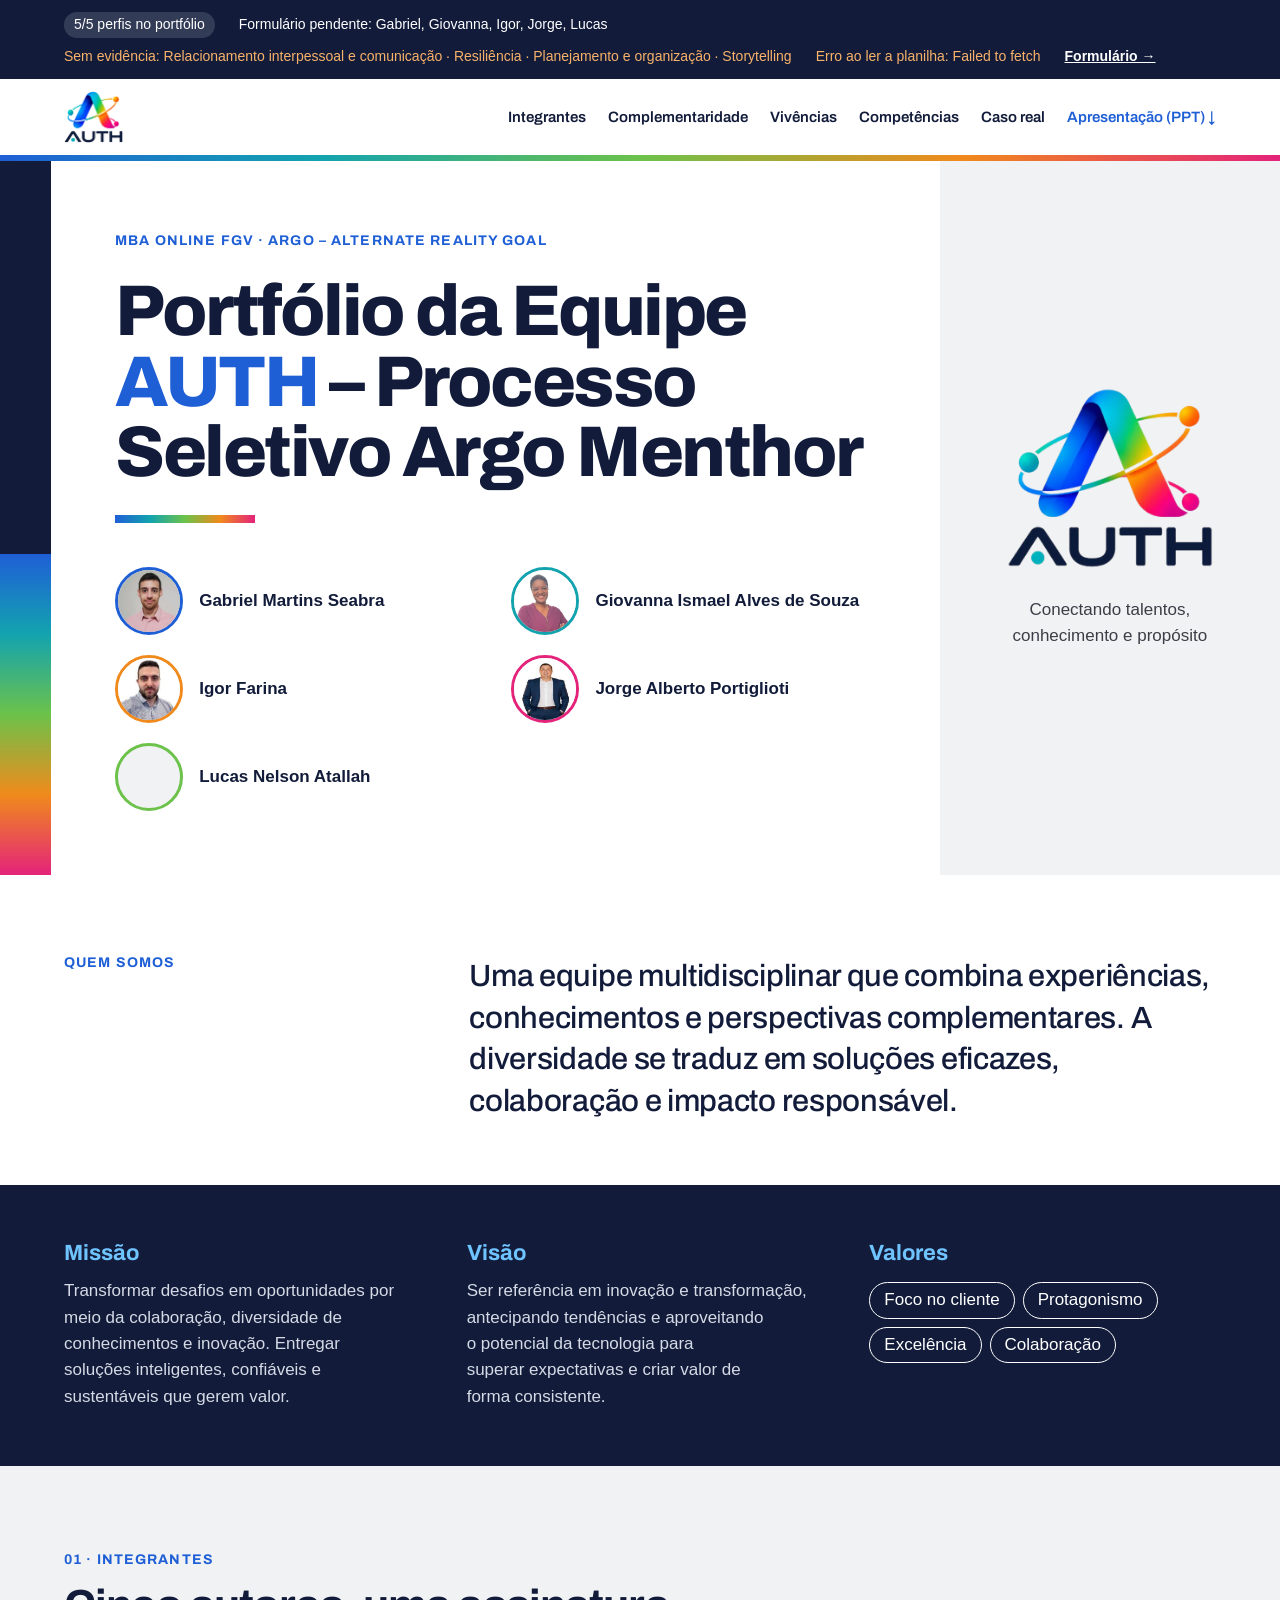
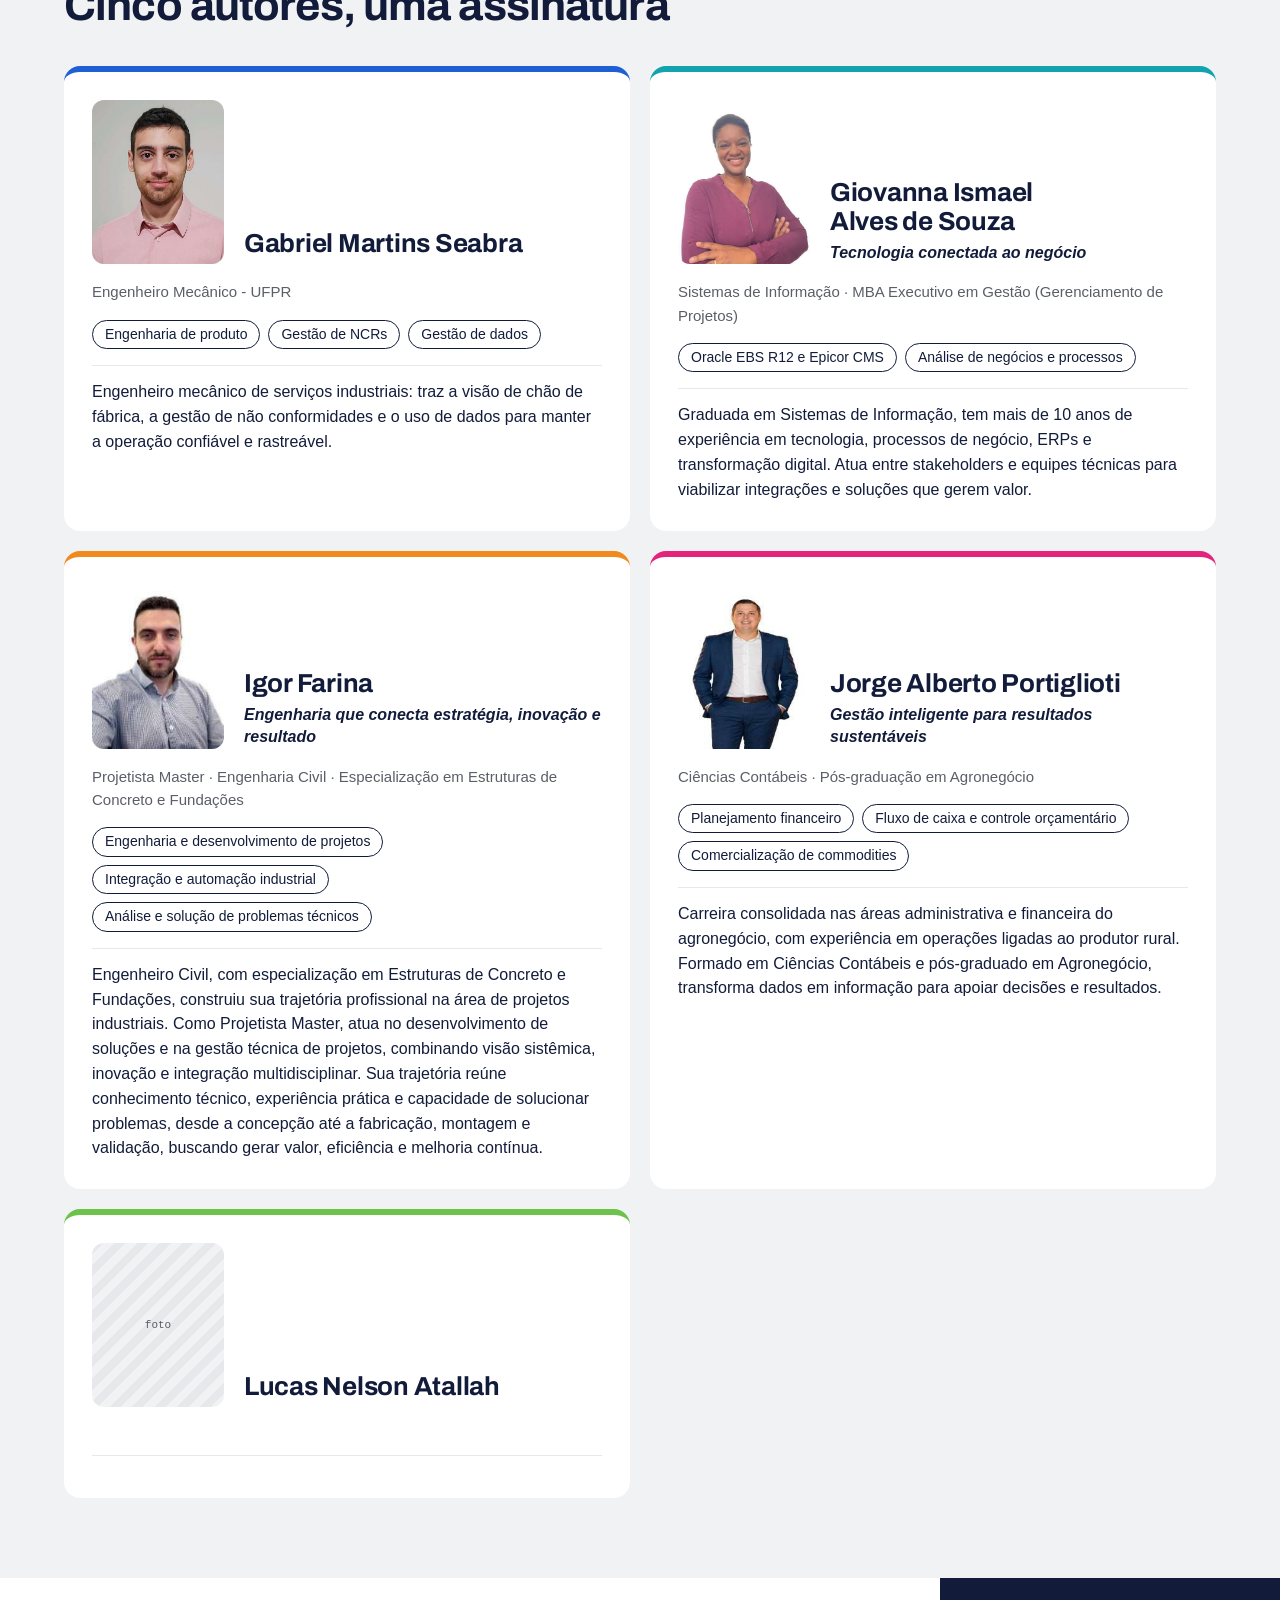
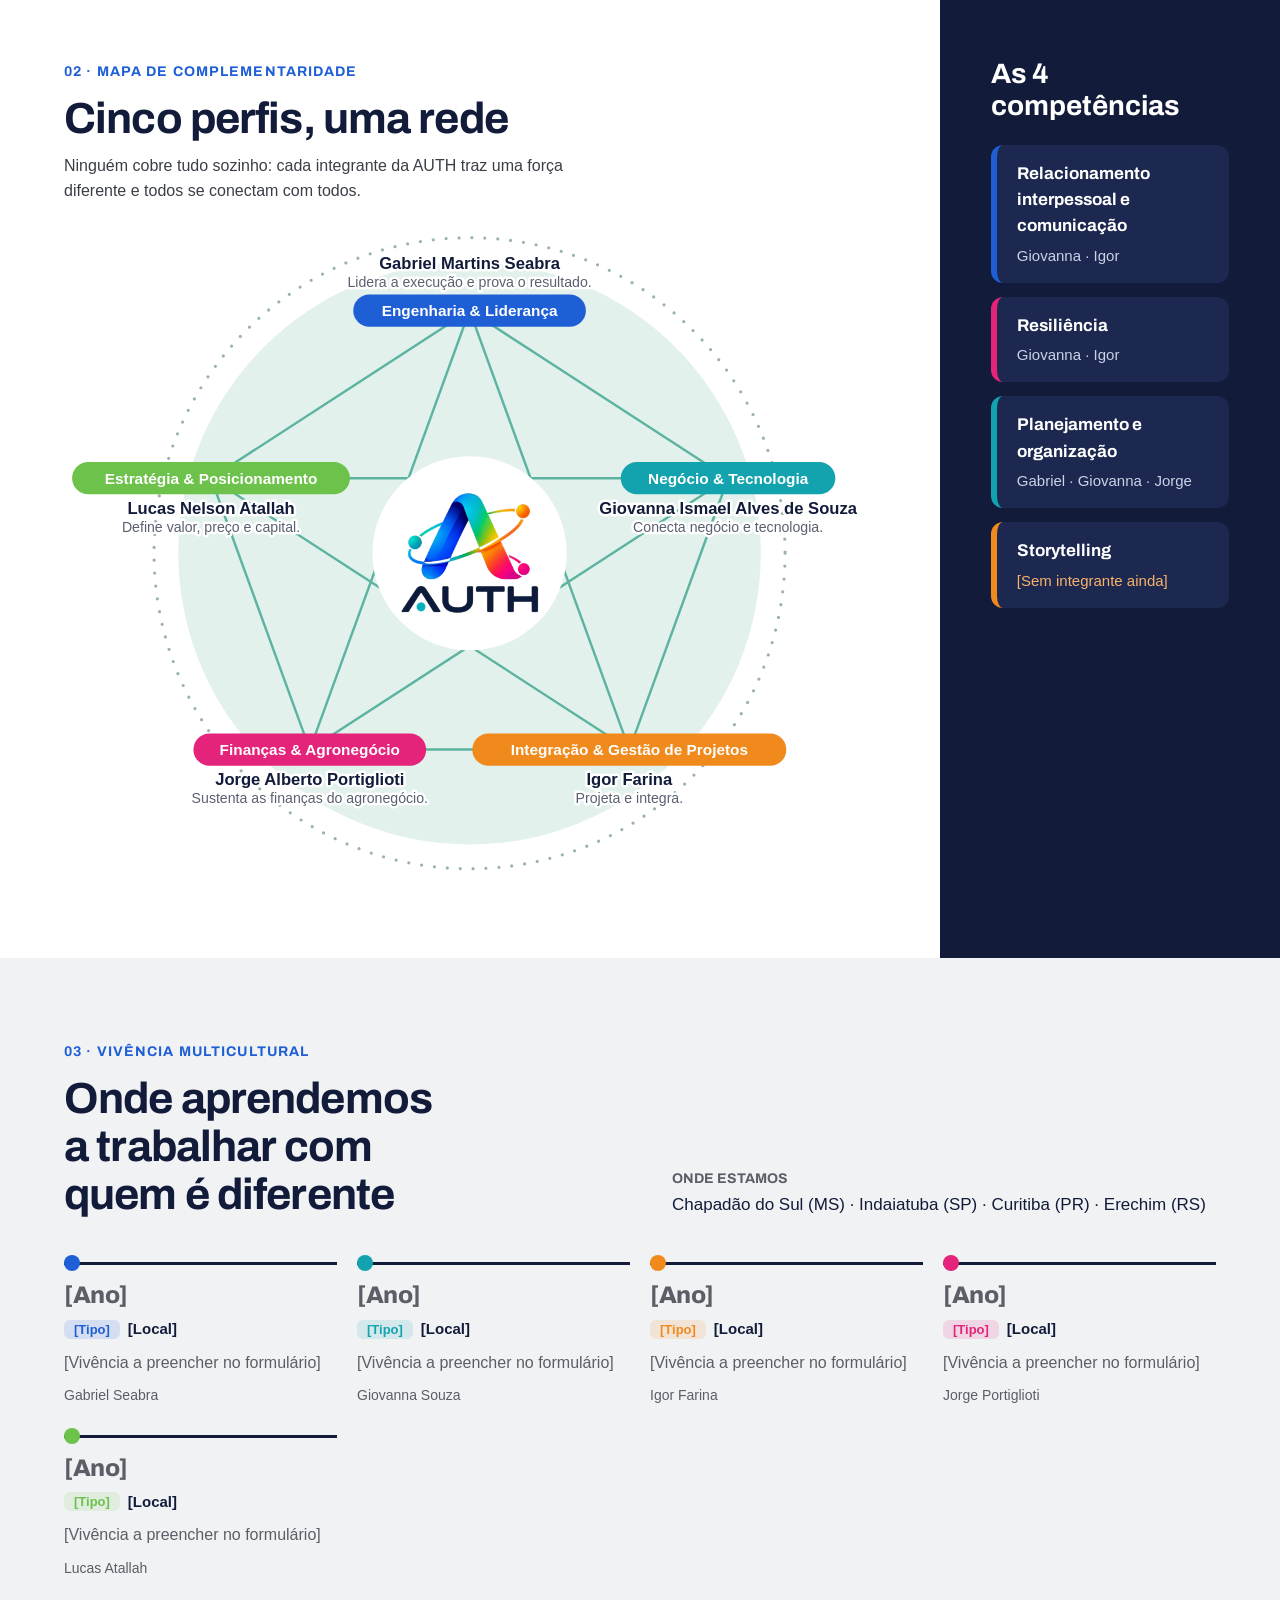
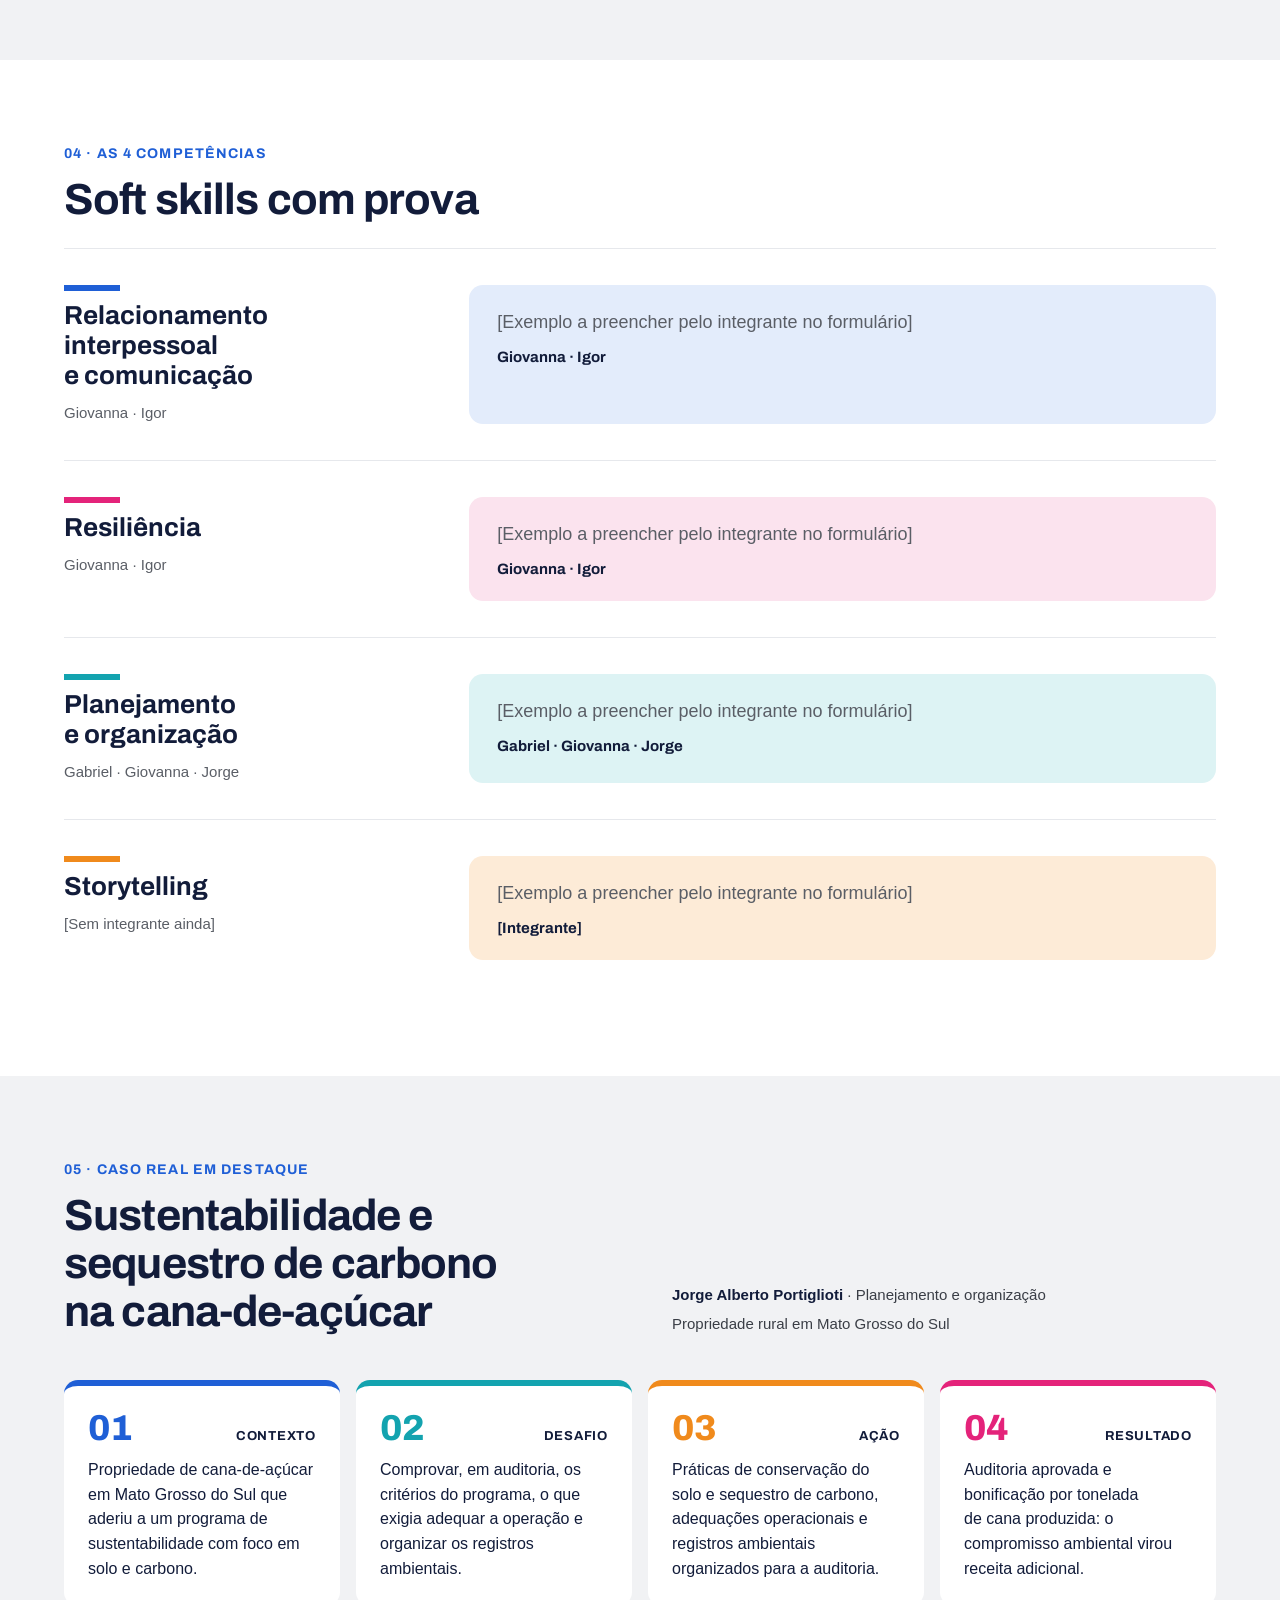
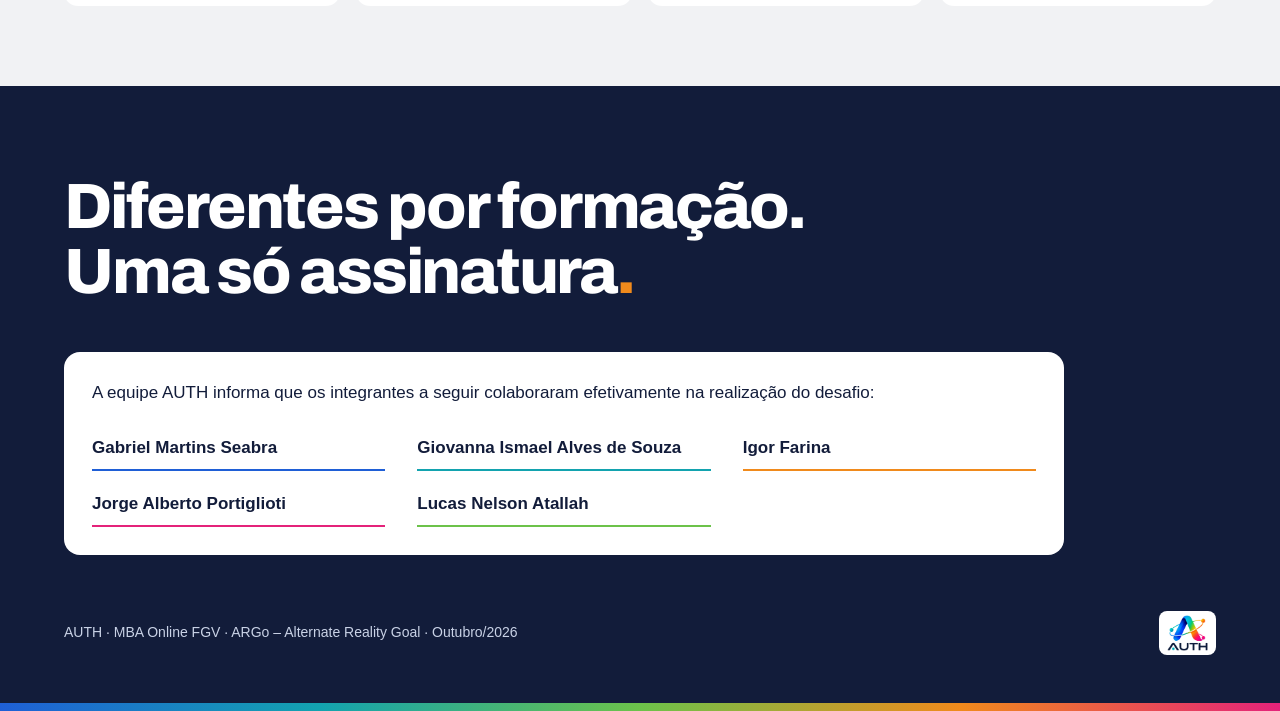
<file: index.html>
<!doctype html>
<html lang="pt-BR">
<head>
<meta charset="utf-8">
<meta name="viewport" content="width=device-width, initial-scale=1">
<title>Portfólio da Equipe AUTH</title>
<meta name="description" content="Portfólio da Equipe AUTH – Processo Seletivo Argo Menthor · MBA Online FGV">
<link rel="preconnect" href="https://fonts.googleapis.com">
<link href="https://fonts.googleapis.com/css2?family=Archivo:wght@500;600;700;800&display=swap" rel="stylesheet">
<link rel="stylesheet" href="assets/style.css?v=20261019l">
<link rel="icon" type="image/png" href="assets/logo-mark.png">
<script src="config.js?v=20261019l"></script>
<script src="assets/auth.js?v=20261019l"></script>
<script src="assets/ppt.js?v=20261019l"></script>
</head>
<body>
<div id="app"><div class="loading">Carregando o portfólio…</div></div>

<script>
(async function () {
  const { C, esc, logo, loadTeam, derive } = window.AUTH;
  const { membros, demo, error } = await loadTeam();
  const D = derive(membros);
  const S = D.stats;
  const first = n => String(n).split(' ')[0];
  const short = n => { const w = String(n).split(' '); return w.length > 2 ? w[0] + ' ' + w[w.length - 1] : n; };

  const foto = (m, label) => m.foto
    ? `<img class="foto" src="${esc(m.foto)}" alt="Foto de ${esc(m.nome)}" style="object-position:${esc(m.pos || '50% 20%')}" loading="lazy">`
    : `<div class="ph" style="width:100%;height:100%">${esc(label)}</div>`;
  const avatar = m => `<span class="avatar">${m.foto ? `<img src="${esc(m.foto)}" alt="" style="object-position:${esc(m.pos || '50% 20%')}">` : ''}</span>`;

  // Barra de status (some na impressão; não faz parte do portfólio).
  // Só aparece quando há pendência: formulário faltando, competência sem evidência, sem caso real ou erro.
  const pend = membros.filter(m => m.fonte !== 'form').map(m => first(m.nome));
  const semEv = D.skills.filter(k => !k.ev.length).map(k => k.label);
  const pendente = pend.length || semEv.length || !D.caso || error;
  const status = demo
    ? `<div class="status demo"><strong>Modo demonstração</strong><span>Dados de exemplo. Configure <code>API_URL</code> em config.js para ler a planilha.</span><a href="formulario.html">Formulário →</a></div>`
    : !pendente ? ''
    : `<div class="status">
        <span class="pill">${S.preenchidos}/${membros.length} perfis no portfólio</span>
        ${pend.length ? `<span>Formulário pendente: ${esc(pend.join(', '))}</span>` : ''}
        ${semEv.length ? `<span class="warn">Sem evidência: ${esc(semEv.join(' · '))}</span>` : ''}
        ${D.caso ? '' : '<span class="warn">Nenhum caso real ainda</span>'}
        ${error ? `<span class="warn">Erro ao ler a planilha: ${esc(error)}</span>` : ''}
        <a href="formulario.html">Formulário →</a>
      </div>`;

  const nav = `
  <nav class="nav">
    <div class="nav-in">
      ${logo()}
      <div class="nav-links">
        <a href="#integrantes">Integrantes</a><a href="#mapa">Complementaridade</a><a href="#vivencias">Vivências</a>
        <a href="#competencias">Competências</a><a href="#caso">Caso real</a>
        <a class="acc" href="#" id="baixarPpt">Apresentação (PPT) ↓</a>
      </div>
    </div>
    <div class="faixa"></div>
  </nav>`;

  const cover = `
  <header class="cover">
    <div class="cover-rail"><span></span></div>
    <div class="cover-main">
      <span class="eyebrow">MBA Online FGV · ${esc(C.DISCIPLINA)}</span>
      <h1>Portfólio da Equipe <span>AUTH</span> – Processo Seletivo Argo Menthor</h1>
      <div class="cover-bar"></div>
      <div class="cover-people">
        ${membros.map(m => `
          <div class="cover-person" style="--c:${m.cor}">
            ${avatar(m)}
            <div><strong>${esc(m.nome)}</strong></div>
          </div>`).join('')}
      </div>
    </div>
    <div class="cover-side">
      <img src="assets/logo-auth.png" alt="AUTH">
      <p>${esc(C.SLOGAN || '')}</p>
    </div>
  </header>`;

  const manifesto = `
  <section class="manifesto">
    <div>
      <span class="eyebrow">Quem somos</span>
      <p class="big">${esc(C.MANIFESTO)}</p>
    </div>
  </section>
  <section class="mvv">
    <div>
      <div><strong>Missão</strong><p>${esc(C.MISSAO || '')}</p></div>
      <div><strong>Visão</strong><p>${esc(C.VISAO || '')}</p></div>
      <div><strong>Valores</strong><div class="pills">${(C.VALORES || []).map(v => `<span>${esc(v)}</span>`).join('')}</div></div>
    </div>
  </section>`;

  const linha1 = m => m.frase
    ? `<strong class="frase">${esc(m.frase)}</strong>`
    : `<strong>${esc([m.cargo, m.empresa].filter(Boolean).join(' · '))}</strong>`;
  const linha2 = m => esc((m.frase ? [m.cargo, m.empresa, m.formacao] : [m.formacao]).filter(Boolean).join(' · '));

  const cards = `
  <section id="integrantes" class="block cinza">
    <div style="margin-bottom:36px"><span class="eyebrow">01 · Integrantes</span><h2 class="h2">Cinco autores, uma assinatura</h2></div>
    <div class="cards">
      ${membros.map(m => m.pendente ? `
        <article class="card pend" style="--c:${m.cor}">
          <div class="card-body">
            <div class="card-top"><div class="card-photo">${foto(m, 'aguardando foto')}</div><div class="card-id"><h3>${esc(m.nome)}</h3></div></div>
            <span class="pend-note">Aguardando preenchimento do formulário.</span>
          </div>
        </article>` : `
        <article class="card" style="--c:${m.cor}">
          <div class="card-body">
            <div class="card-top">
              <div class="card-photo">${foto(m, 'foto')}</div>
              <div class="card-id"><h3>${esc(m.nome)}</h3>${linha1(m)}</div>
            </div>
            <span class="card-sub">${linha2(m)}</span>
            <div class="tags">${m.skills.map(s => `<span class="tag">${esc(s)}</span>`).join('')}</div>
            <p class="card-contrib">${esc(m.contrib)}</p>
          </div>
        </article>`).join('')}
    </div>
  </section>`;

  const matrix = `
  <section id="mapa" class="split">
    <div class="split-main">
      <span class="eyebrow">02 · Mapa de complementaridade</span>
      <h2 class="h2" style="margin-bottom:12px">${esc(C.REDE_TITULO || 'Nenhuma frente descoberta')}</h2>
      ${C.REDE_TEXTO ? `<p class="lead" style="max-width:560px;margin:0 0 24px">${esc(C.REDE_TEXTO)}</p>` : ''}
      <div class="rede-wrap"><div class="rede-d">${window.AUTH.rede(membros, { font: 19 })}</div><div class="rede-m">${window.AUTH.rede(membros, { font: 32, raio: 230, largo: 1.5, compacto: true })}</div></div>
    </div>
    <div class="split-side">
      <h3>As 4 competências</h3>
      ${D.skills.map(k => `
        <a class="soft-link" href="#competencias" style="--c:${k.cor}">
          <strong>${esc(k.label)}</strong>
          ${k.quem.length ? `<span>${esc(k.quem.join(' · '))}</span>` : '<span class="vazio">[Sem integrante ainda]</span>'}
        </a>`).join('')}
    </div>
  </section>`;

  // Vivências: as preenchidas + um espaço para cada integrante que ainda não enviou
  const comTrip = new Set(D.trips.map(t => t.nome));
  const trips = `
  <section id="vivencias" class="block cinza">
    <div class="block-head">
      <div><span class="eyebrow">03 · Vivência multicultural</span><h2 class="h2">Onde aprendemos a trabalhar com quem é diferente</h2></div>
      ${C.ONDE_ESTAMOS ? `<div class="onde"><b>ONDE ESTAMOS</b><span>${esc(C.ONDE_ESTAMOS)}</span></div>` : ''}
    </div>
    <div class="trips">
      ${D.trips.map(t => { const m = membros.find(x => x.nome === t.nome) || {}; return `
        <div class="trip" style="--c:${m.cor};--t:${m.cor}22">
          <span class="when">${esc(t.periodo || '—')}</span>
          <div class="where"><span class="kind">${t.intl ? 'Internacional' : 'Nacional'}</span><span>${esc(t.local)}</span></div>
          <p>${esc(t.texto)}</p>
          <span class="quem">${esc(short(t.nome))}</span>
        </div>`; }).join('')}
      ${membros.filter(m => !comTrip.has(m.nome)).map(m => `
        <div class="trip vazio" style="--c:${m.cor};--t:${m.cor}22">
          <span class="when">[Ano]</span>
          <div class="where"><span class="kind">[Tipo]</span><span>[Local]</span></div>
          <p>[Vivência a preencher no formulário]</p>
          <span class="quem">${esc(short(m.nome))}</span>
        </div>`).join('')}
    </div>
  </section>`;

  const skills = `
  <section id="competencias" class="block">
    <div style="margin-bottom:24px"><span class="eyebrow">04 · As 4 competências</span><h2 class="h2">Soft skills com prova</h2></div>
    ${D.skills.map(k => `
      <div class="skill" style="--c:${k.cor};--t:${k.tint}">
        <div class="skill-name"><i></i><h3>${esc(k.label)}</h3><span>${k.quem.length ? esc(k.quem.join(' · ')) : '[Sem integrante ainda]'}</span></div>
        <div class="skill-ev">
          ${k.ev.length ? k.ev.map(v => `<figure><blockquote>“${esc(v.txt)}”</blockquote><figcaption>${esc(short(v.quem))}</figcaption></figure>`).join('')
            : `<figure class="empty"><blockquote>[Exemplo a preencher pelo integrante no formulário]</blockquote><figcaption>${k.quem.length ? esc(k.quem.join(' · ')) : '[Integrante]'}</figcaption></figure>`}
        </div>
      </div>`).join('')}
  </section>`;

  const stepCor = ['#1F5FD6', '#13A3AF', '#F08A1C', '#E4237A'];
  const casoPh = [['Contexto', '[Empresa, área, período e papel do integrante.]'], ['Desafio', '[O problema, o que estava em risco e a principal restrição.]'], ['Ação', '[O que foi feito, em que ordem, e como a competência apareceu.]'], ['Resultado', '[Indicador] passou de [valor] para [valor] em [período].']];
  const passos = D.caso ? D.caso.passos : casoPh;
  const caso = `
  <section id="caso" class="block cinza">
    <div class="block-head">
      <div><span class="eyebrow">05 · Caso real em destaque</span><h2 class="h2${D.caso ? '' : ' vazio'}">${D.caso ? esc(D.caso.titulo) : '[Título do caso — aguardando envio]'}</h2></div>
      ${D.caso ? `<div style="display:flex;flex-direction:column;gap:6px;font-size:15px;color:var(--texto-2)"><span><strong style="color:var(--grafite)">${esc(D.caso.quem)}</strong>${D.caso.soft ? ' · ' + esc(D.caso.soft.label) : ''}</span>${D.caso.meta ? `<span>${esc(D.caso.meta)}</span>` : ''}</div>` : ''}
    </div>
    <ol class="steps${D.caso ? '' : ' vazio'}">
      ${passos.map((p, i) => `<li style="--c:${stepCor[i % 4]}"><div class="top"><span class="n">${String(i + 1).padStart(2, '0')}</span><span class="lbl">${p[0]}</span></div><p>${esc(p[1])}</p></li>`).join('')}
    </ol>
  </section>`;

  const closing = `
  <section class="closing">
    <p class="phrase">${esc(C.FRASE_FINAL)}<span>.</span></p>
    <div class="decl">
      <p>A equipe AUTH informa que os integrantes a seguir colaboraram efetivamente na realização do desafio:</p>
      <div class="decl-names">${membros.map(m => `<span style="--c:${m.cor}">${esc(m.nome)}</span>`).join('')}</div>
    </div>
    <footer class="foot"><span>AUTH · MBA Online FGV · ${esc(C.DISCIPLINA)} · ${esc(C.DATA)}</span><img src="assets/logo-auth.png" alt=""></footer>
  </section>
  <div class="faixa" style="height:8px"></div>`;

  document.getElementById('app').innerHTML = status + nav + cover + manifesto + cards + matrix + trips + skills + caso + closing;
  document.getElementById('baixarPpt').addEventListener('click', e => { e.preventDefault(); window.AUTH_PPT.gerar(e.currentTarget); });
})();
</script>
</body>
</html>
</file>
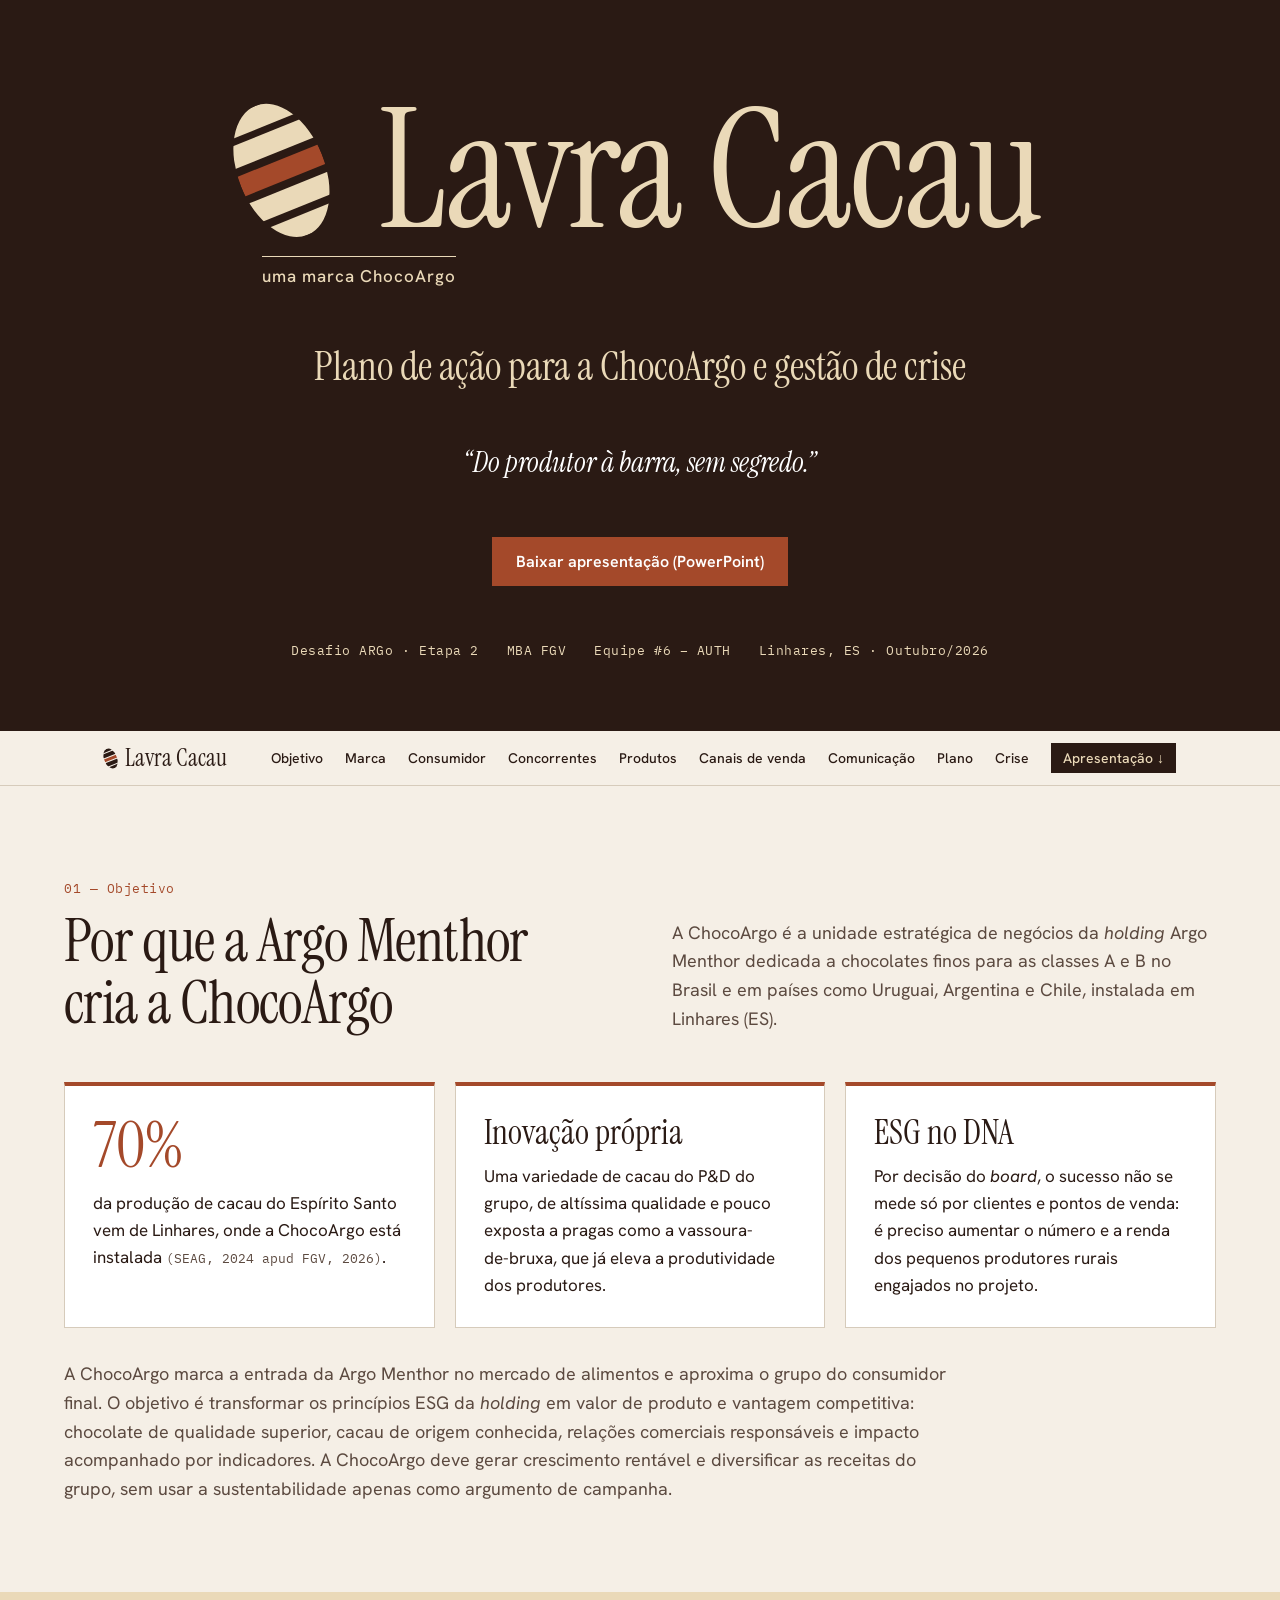
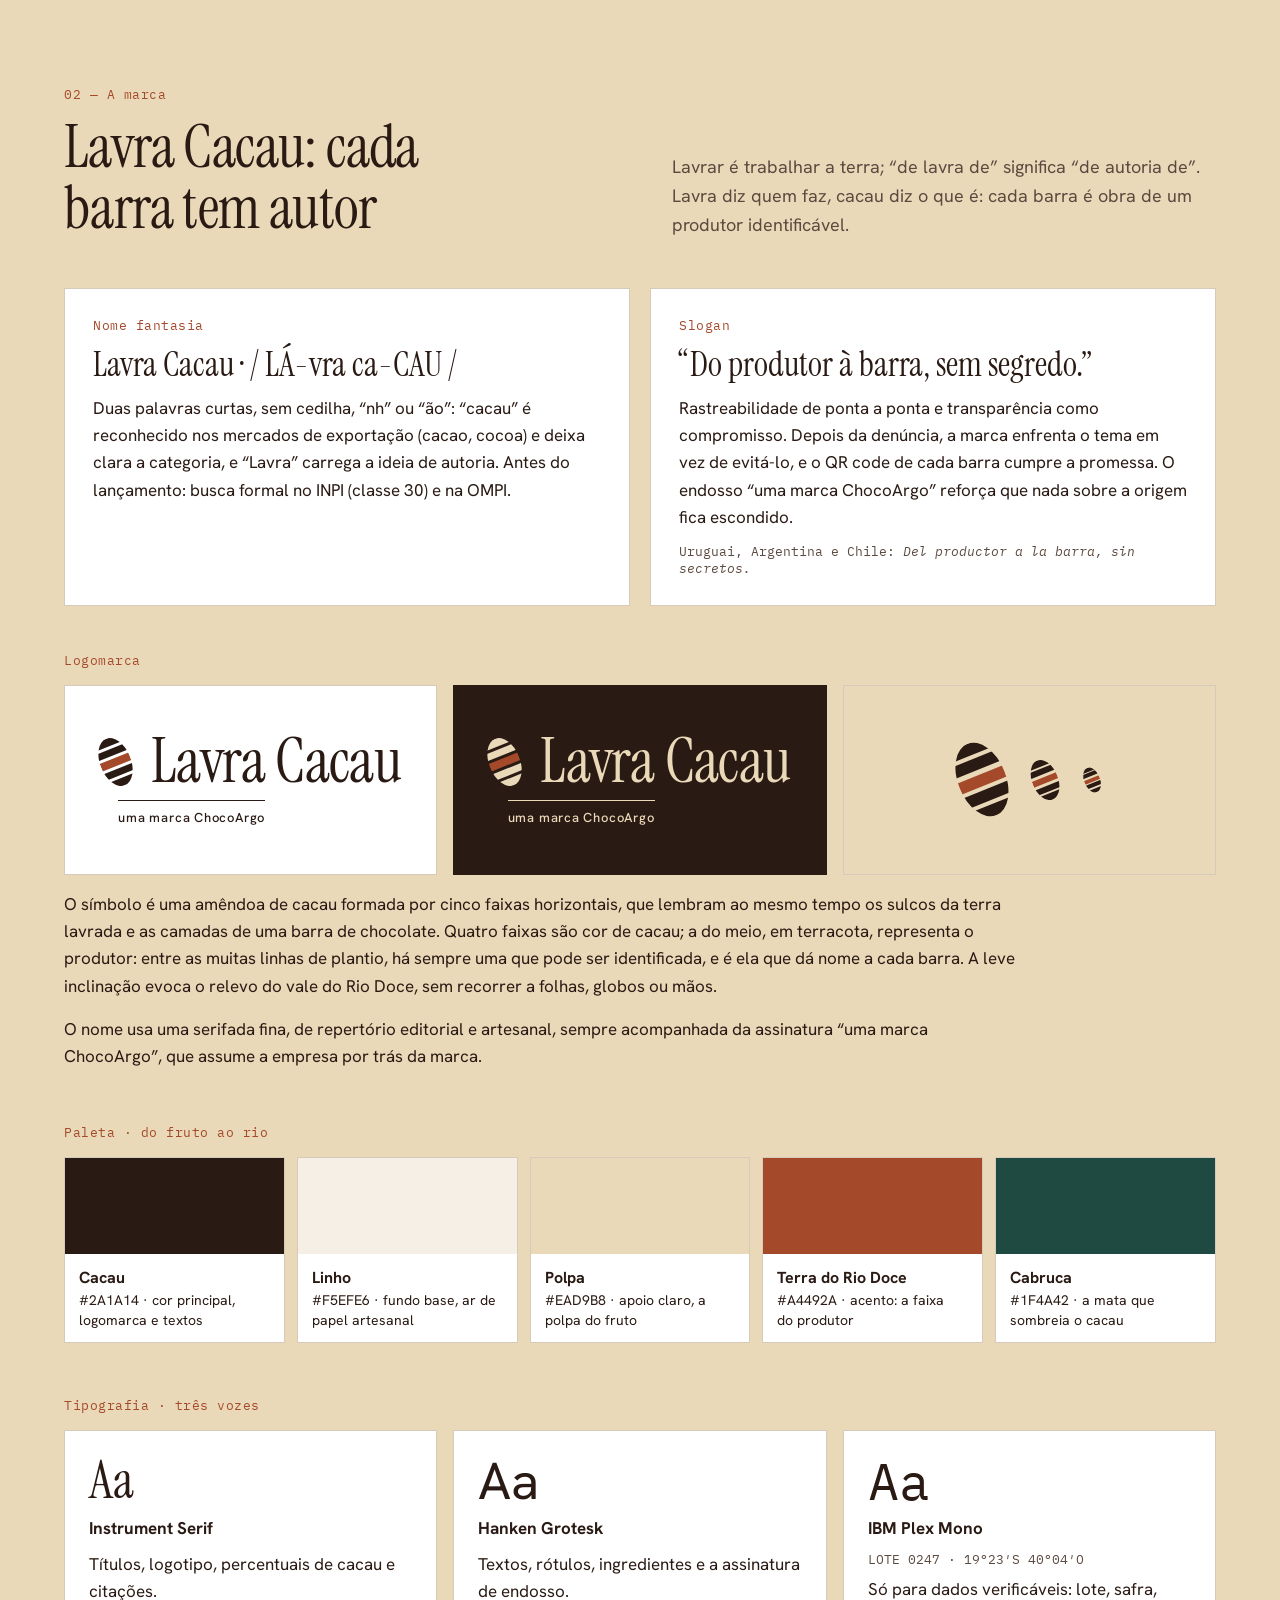
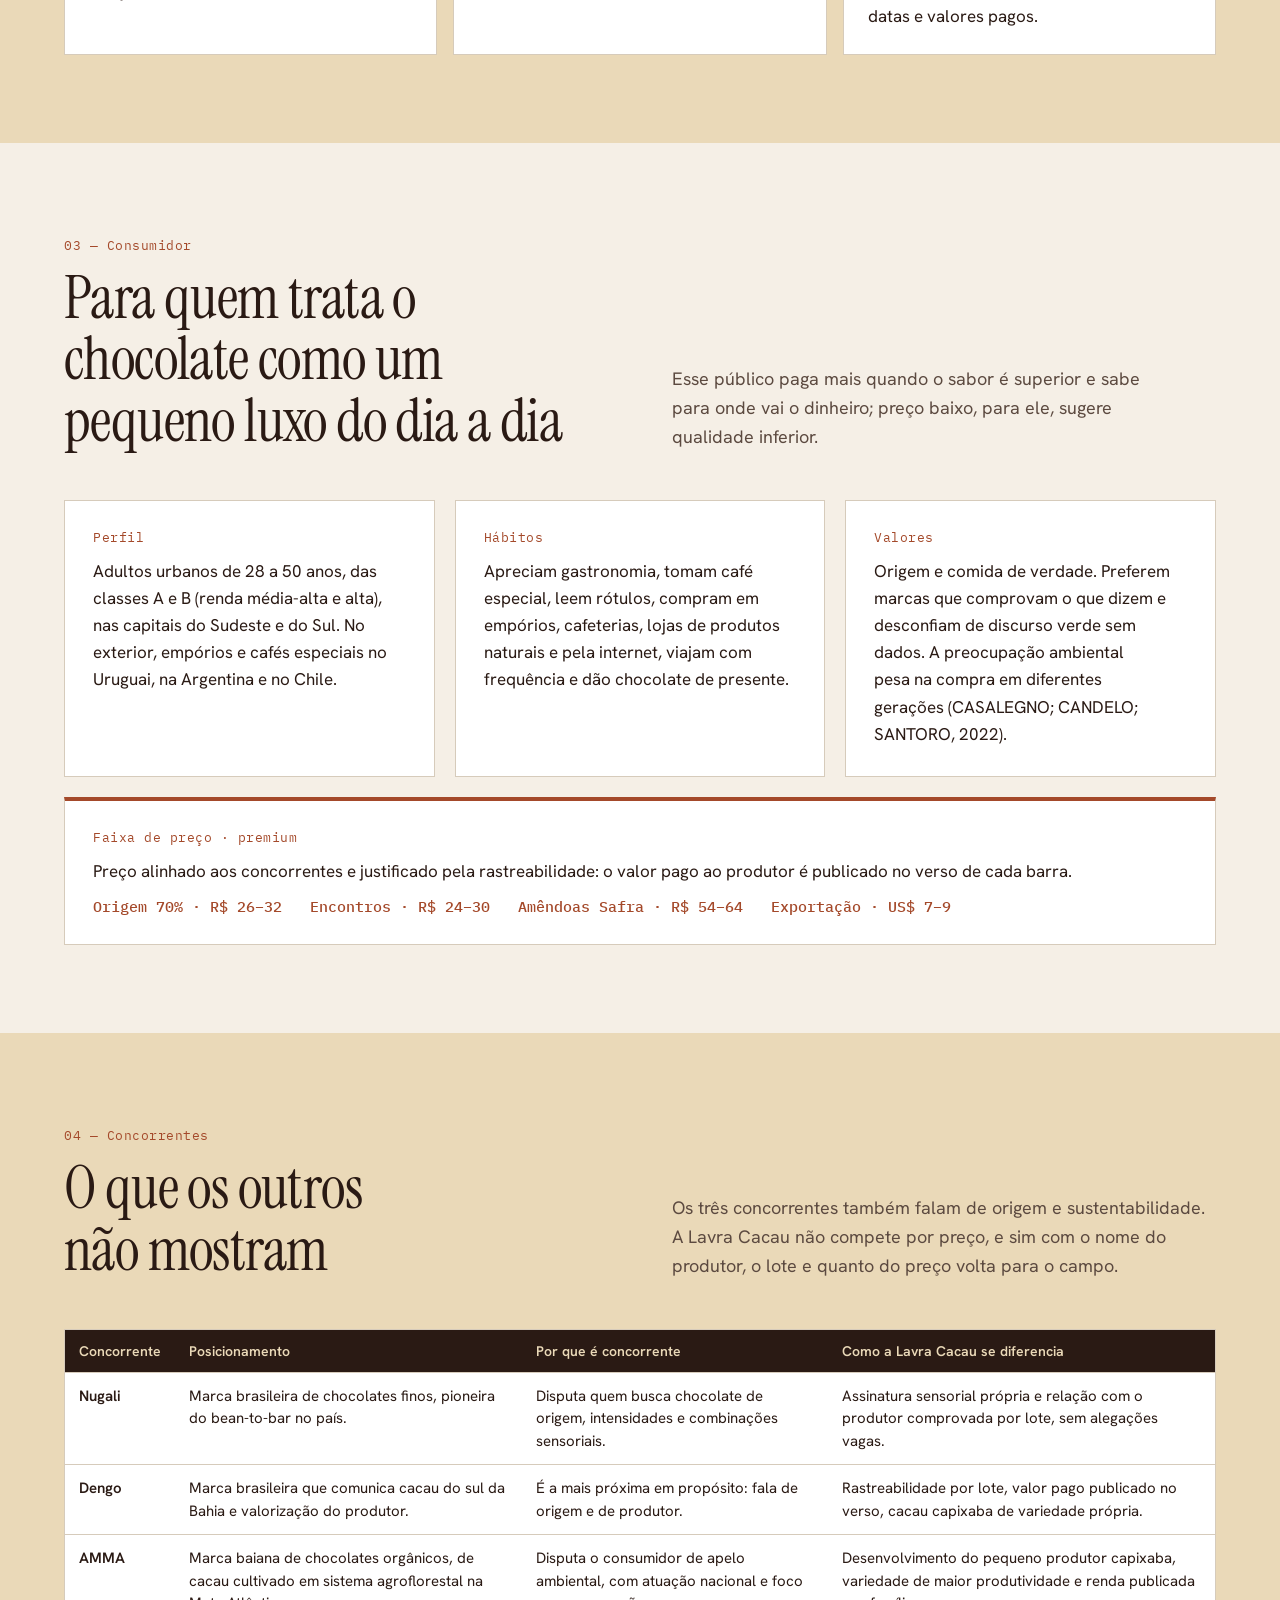
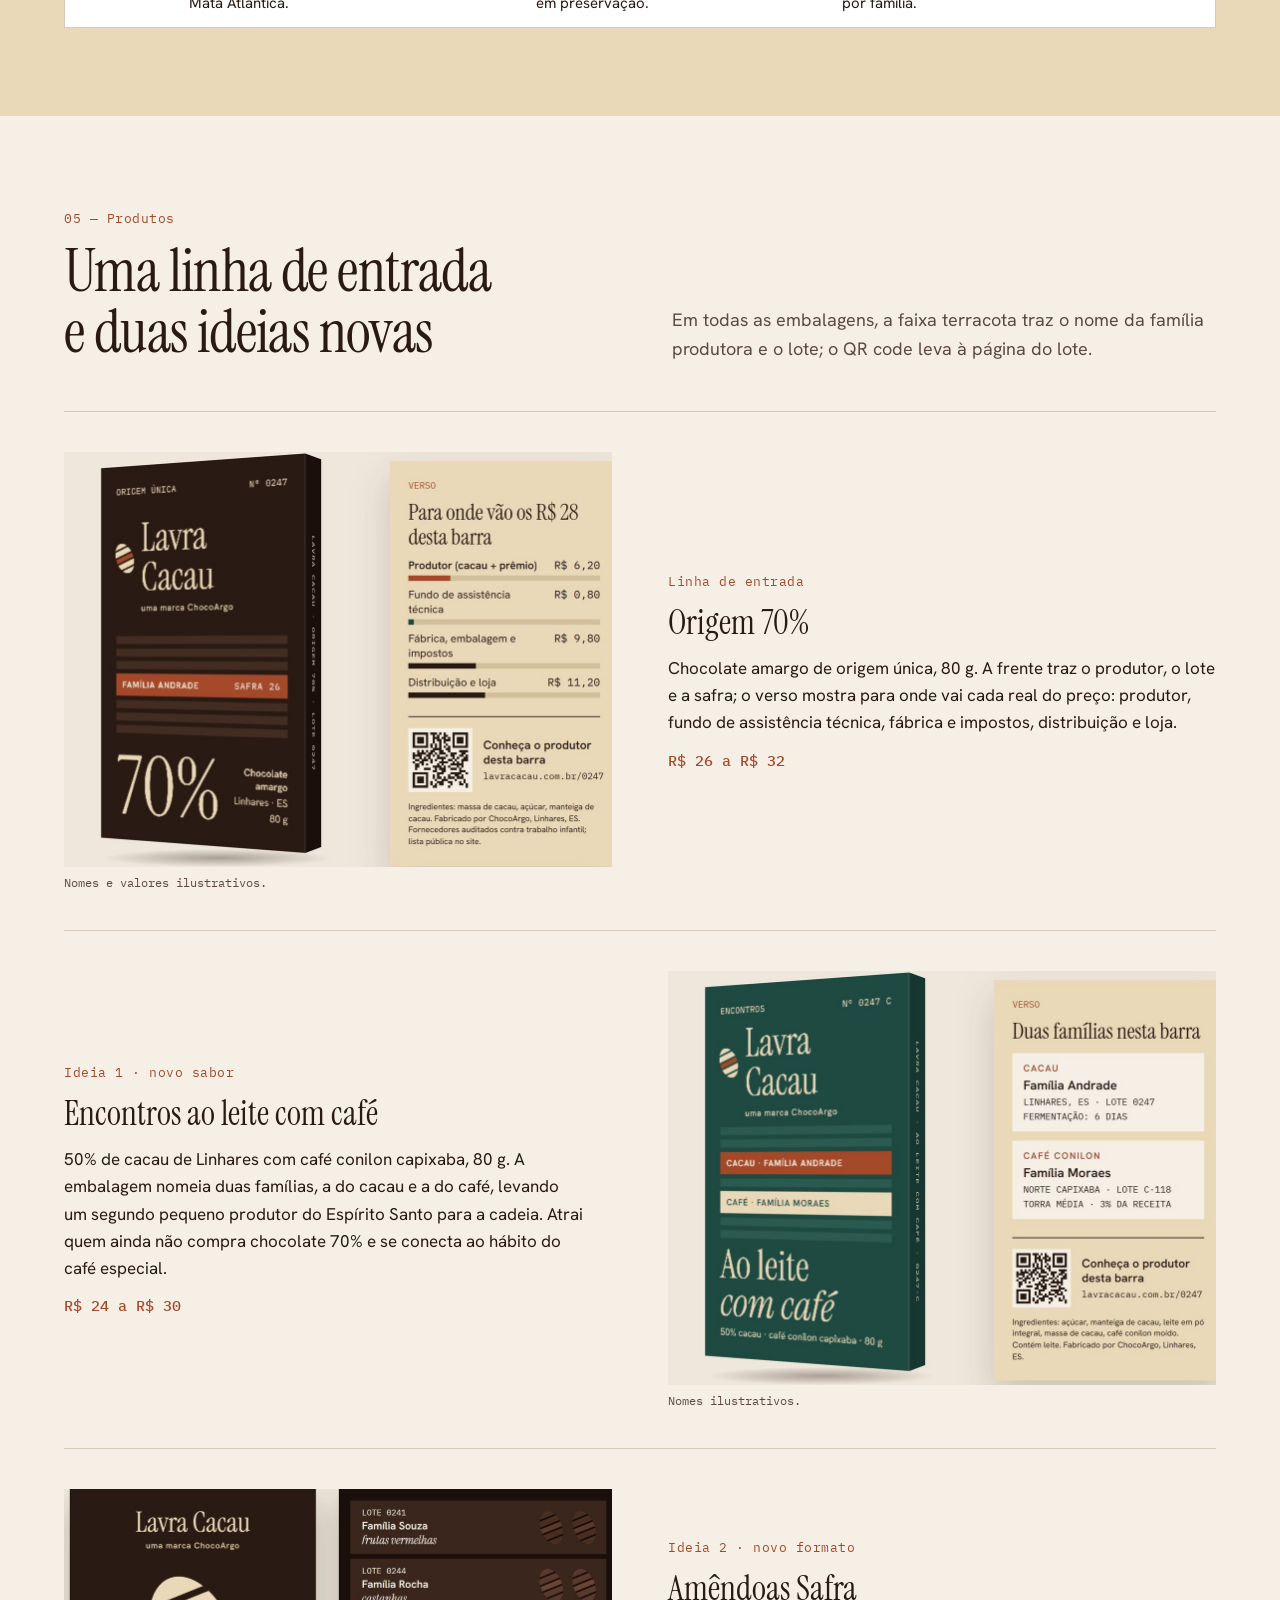
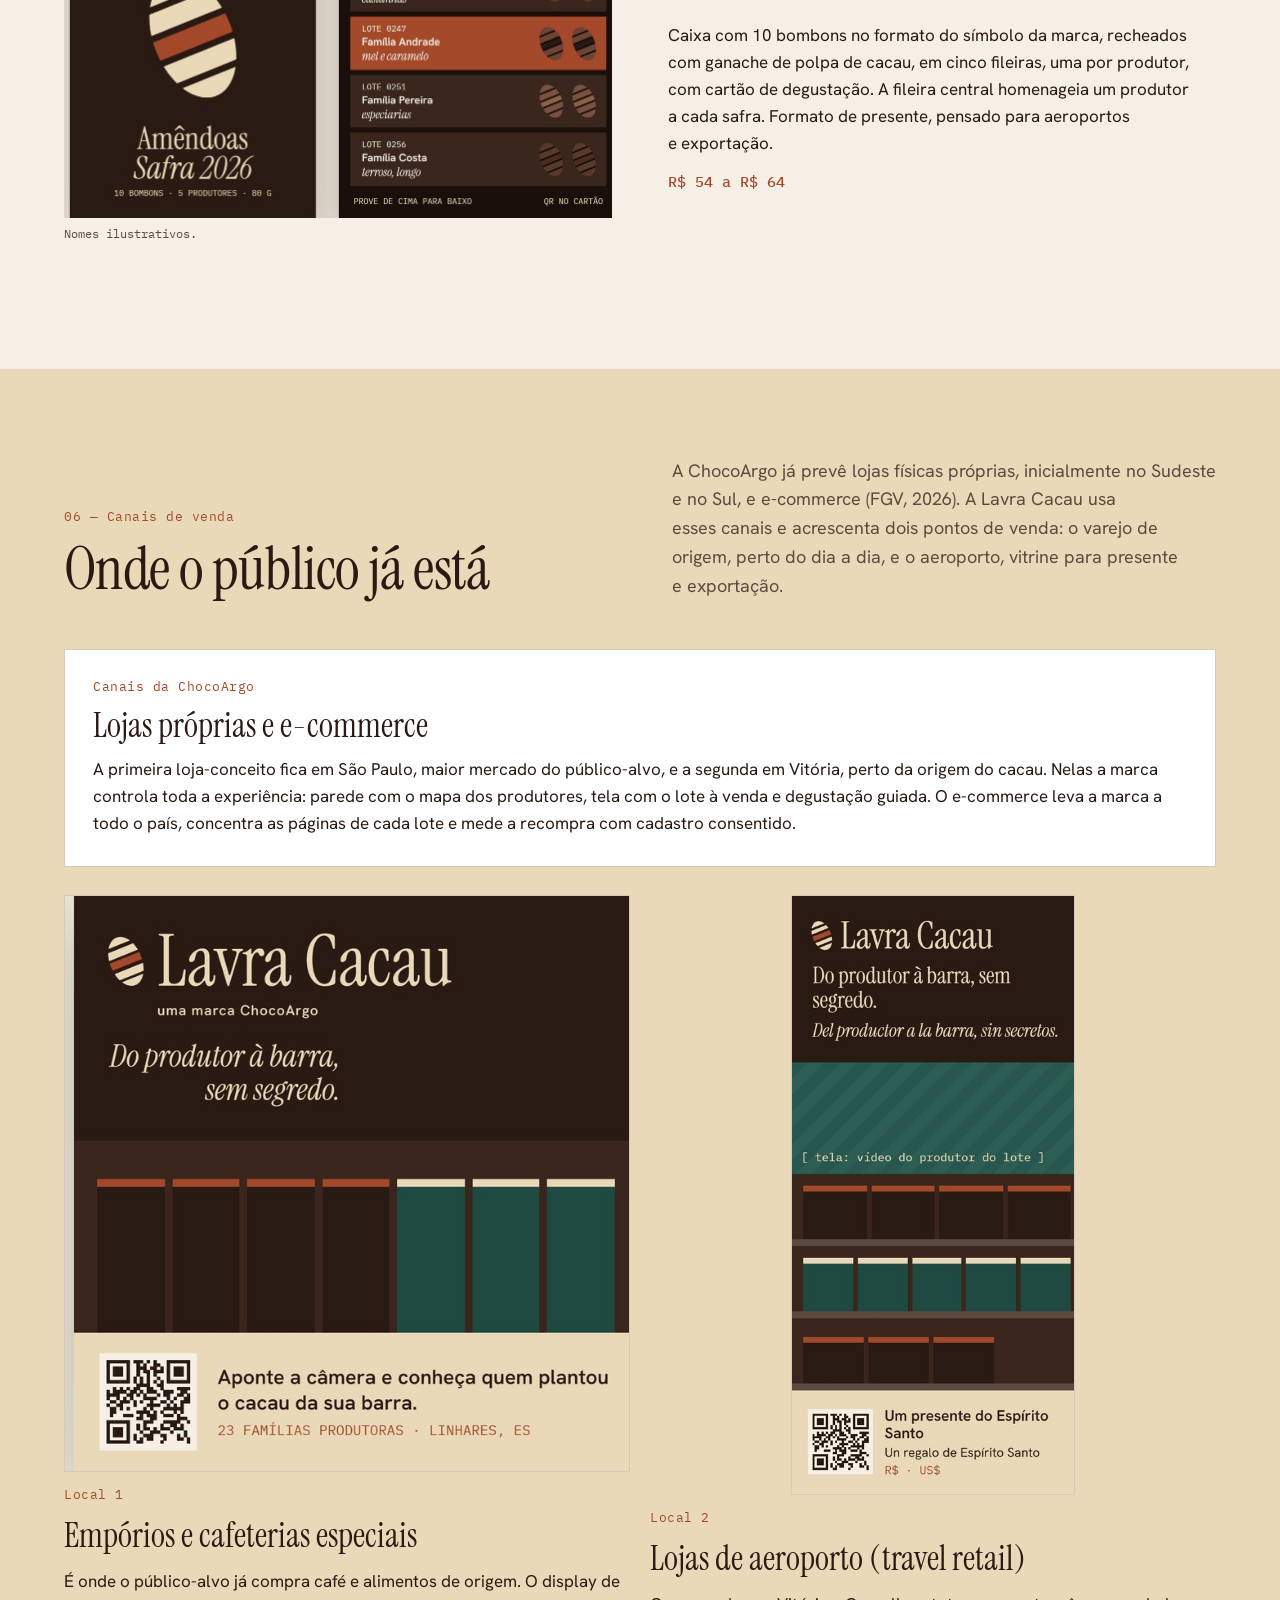
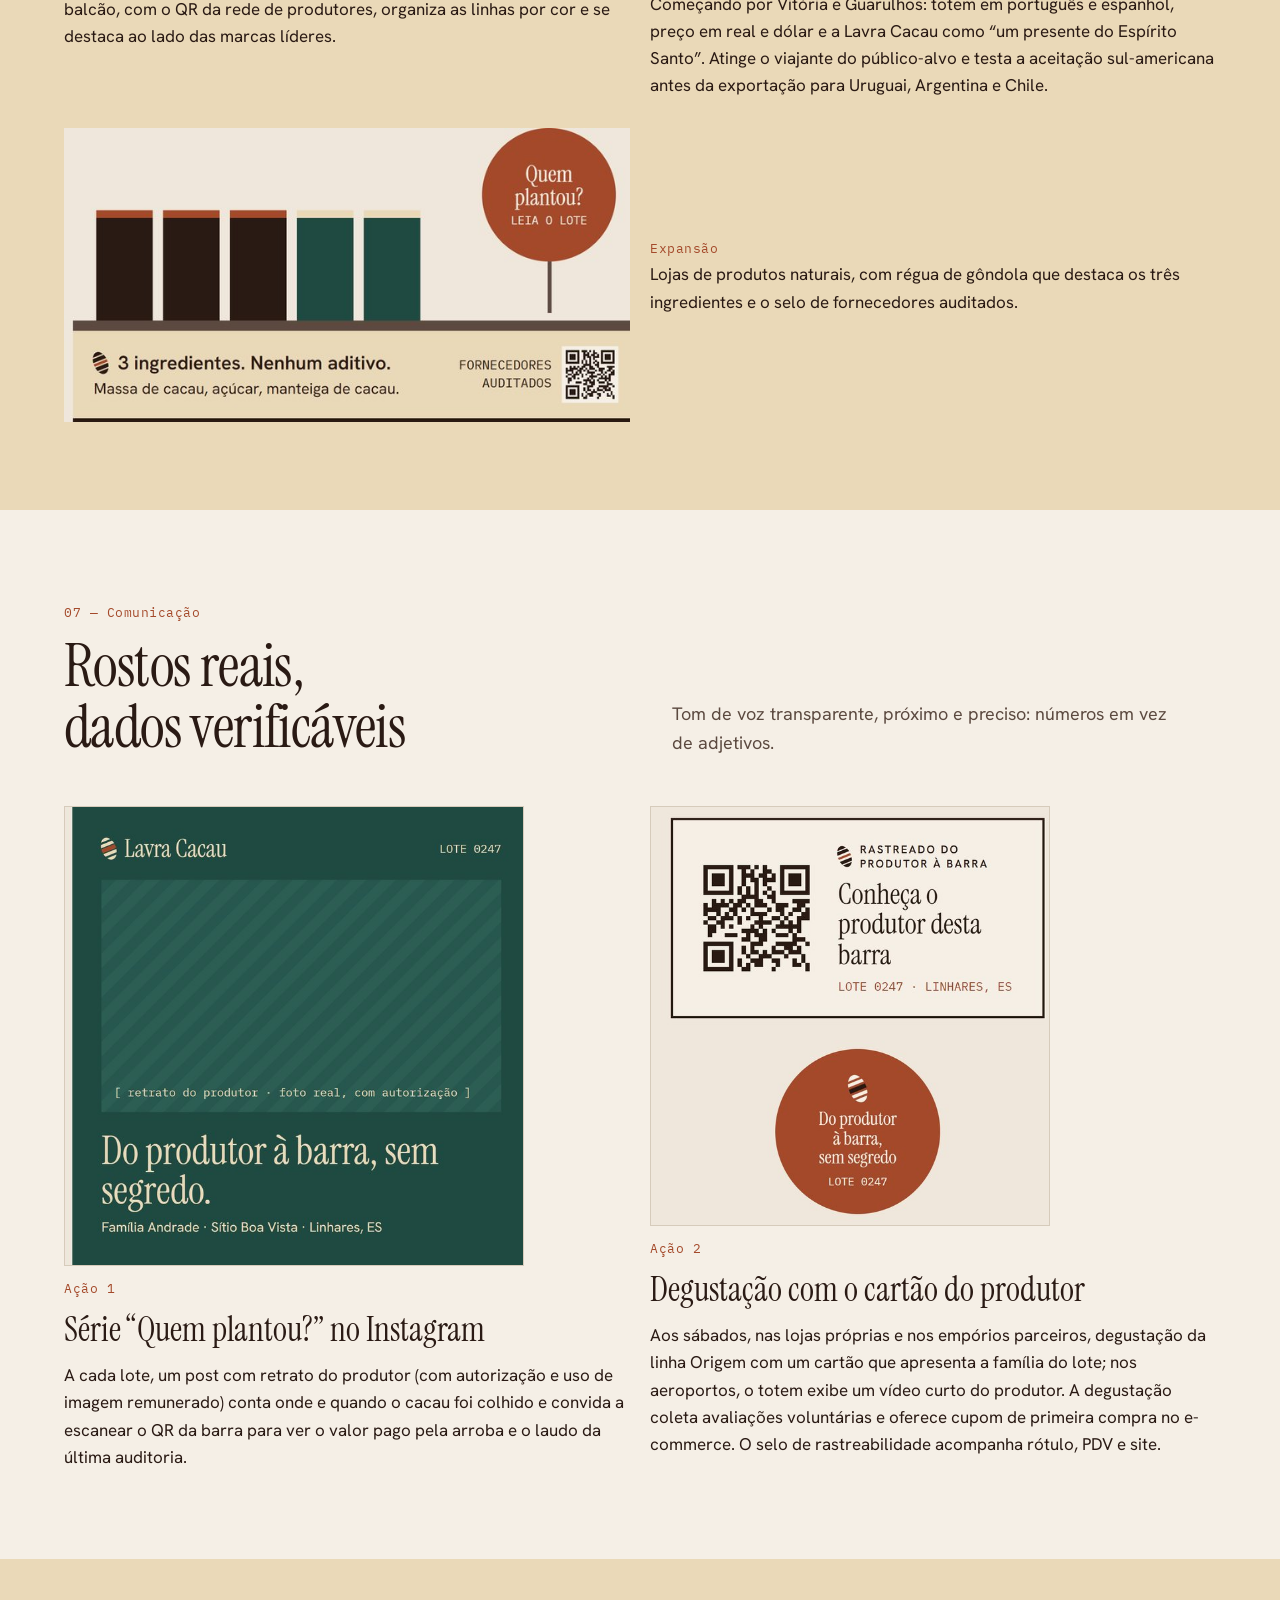
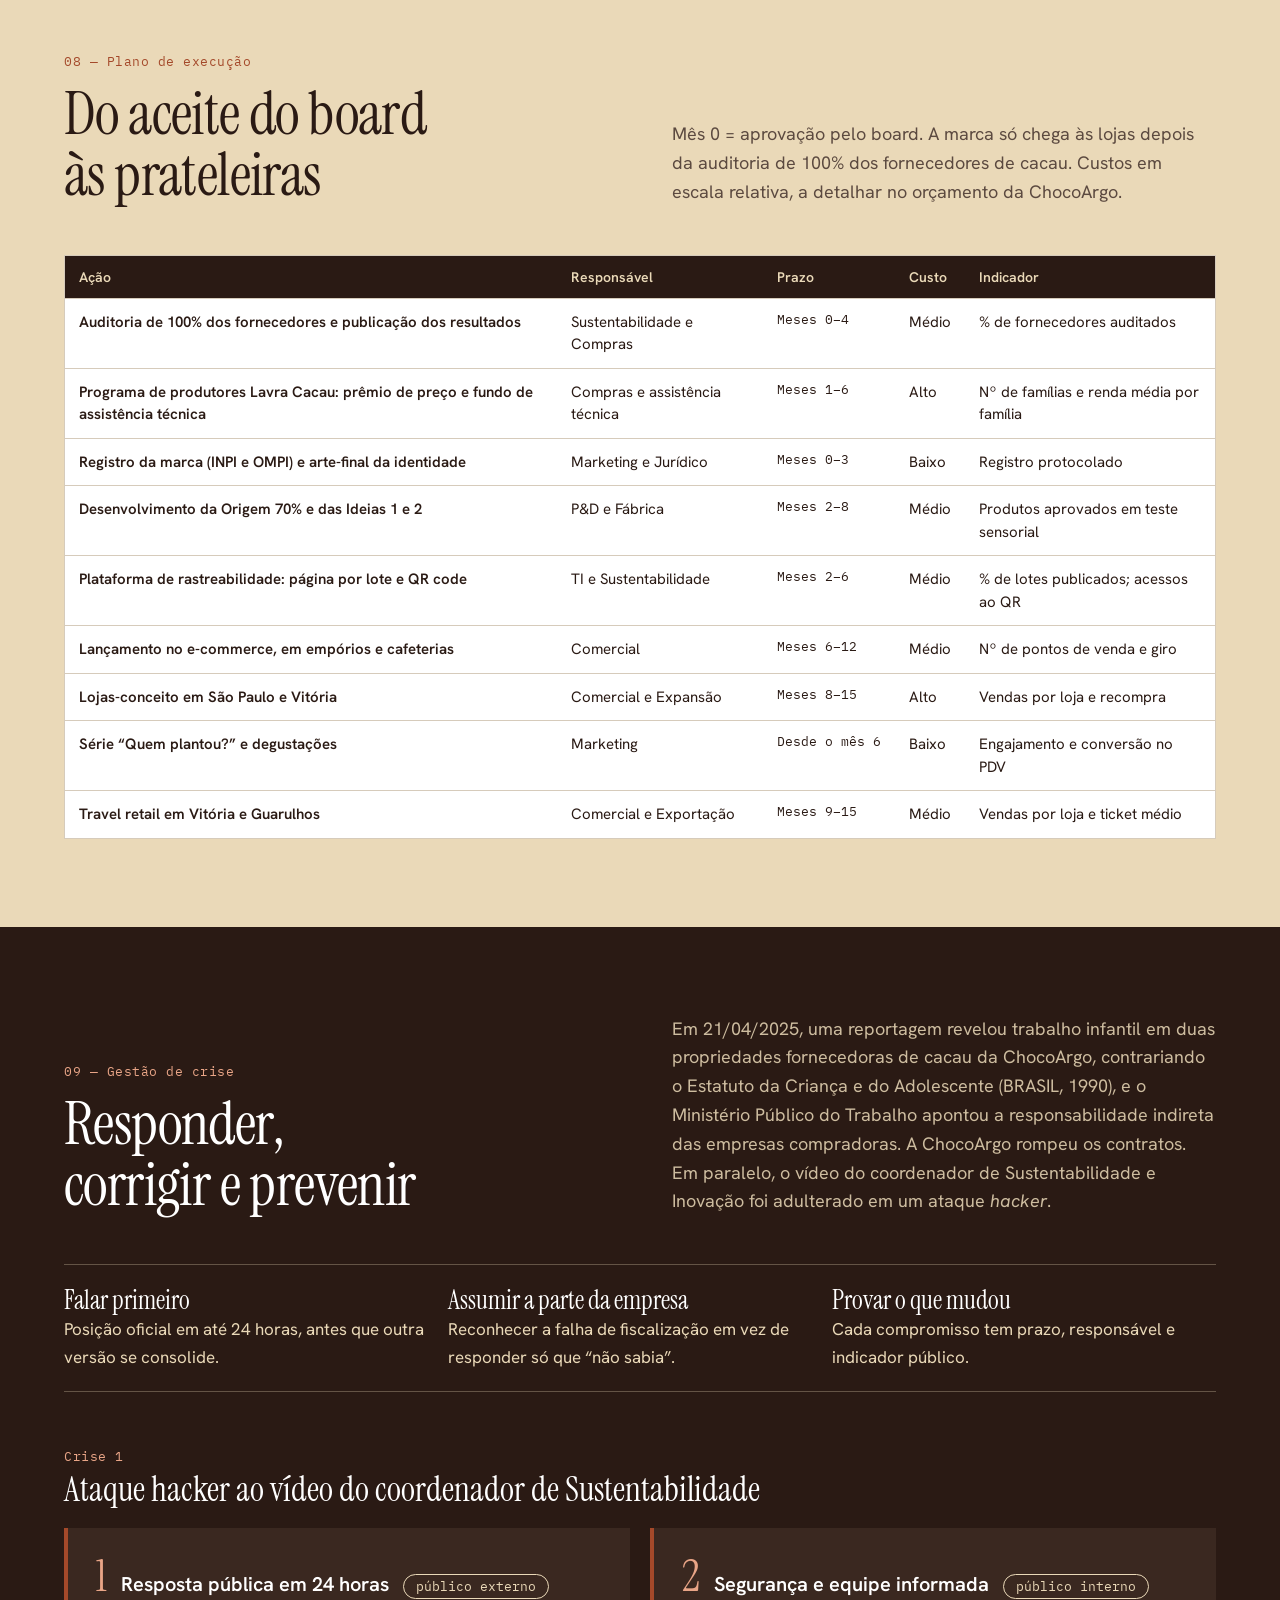
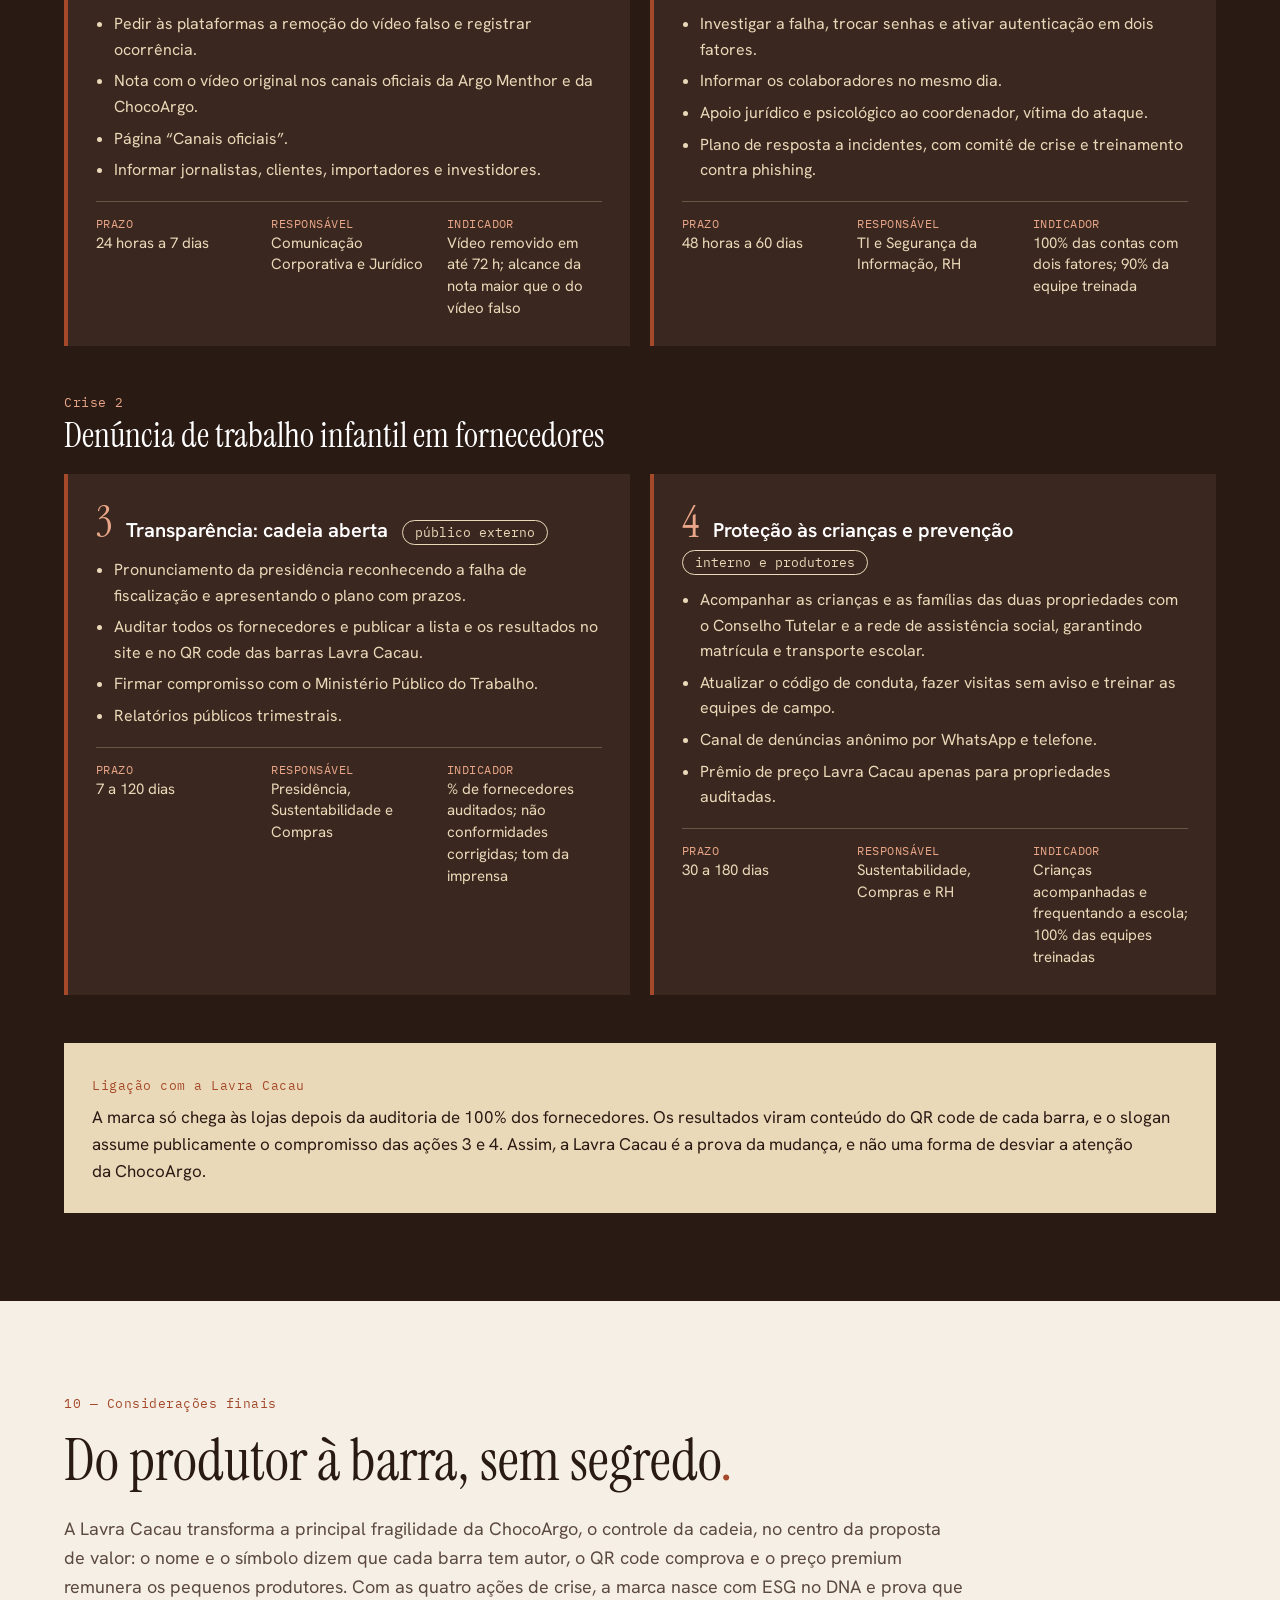
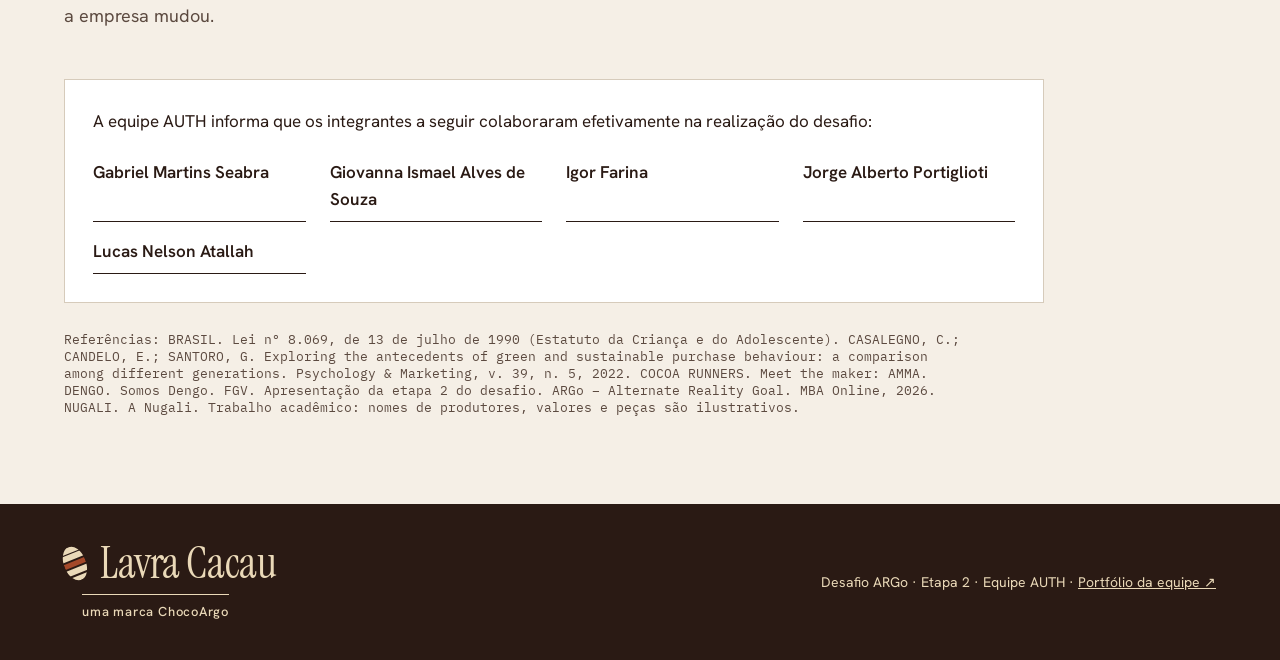
<file: lavra/index.html>
<!doctype html>
<html lang="pt-BR">
<head>
<meta charset="utf-8">
<meta name="viewport" content="width=device-width, initial-scale=1">
<title>Lavra Cacau · Plano de ação ChocoArgo</title>
<meta name="description" content="Desafio ARGo · Etapa 2 · Equipe AUTH: plano de ação para a ChocoArgo com a marca Lavra Cacau e quatro ações de gestão de crise.">
<link rel="icon" href="data:image/svg+xml,%3Csvg xmlns='http://www.w3.org/2000/svg' viewBox='0 0 32 32'%3E%3Crect width='32' height='32' rx='6' fill='%232A1A14'/%3E%3Cg transform='rotate(-22 16 16)'%3E%3CclipPath id='c'%3E%3Cellipse cx='16' cy='16' rx='7' ry='11'/%3E%3C/clipPath%3E%3Cg clip-path='url(%23c)'%3E%3Crect x='5' y='5' width='22' height='3.4' fill='%23EAD9B8'/%3E%3Crect x='5' y='9.6' width='22' height='3.4' fill='%23EAD9B8'/%3E%3Crect x='5' y='14.2' width='22' height='3.4' fill='%23A4492A'/%3E%3Crect x='5' y='18.8' width='22' height='3.4' fill='%23EAD9B8'/%3E%3Crect x='5' y='23.4' width='22' height='3.6' fill='%23EAD9B8'/%3E%3C/g%3E%3C/g%3E%3C/svg%3E">
<link rel="preconnect" href="https://fonts.googleapis.com">
<link rel="preconnect" href="https://fonts.gstatic.com" crossorigin>
<link href="https://fonts.googleapis.com/css2?family=Instrument+Serif:ital@0;1&family=Hanken+Grotesk:wght@400;500;600;700&family=IBM+Plex+Mono:wght@400;500&display=swap" rel="stylesheet">
<style>
  :root {
    --cacau: #2A1A14; --linho: #F5EFE6; --polpa: #EAD9B8; --terra: #A4492A; --cabruca: #1F4A42;
    --texto-2: #5C4A40; --linha: #D6CBBB;
    --serif: 'Instrument Serif', Georgia, serif; --sans: 'Hanken Grotesk', Arial, sans-serif; --mono: 'IBM Plex Mono', ui-monospace, monospace;
    --g: max(20px, 5%);
  }
  * { box-sizing: border-box; }
  html { scroll-behavior: smooth; }
  body { margin: 0; background: var(--linho); color: var(--cacau); font: 17px/1.6 var(--sans); -webkit-font-smoothing: antialiased; }
  a { color: var(--terra); }
  a:hover { color: var(--cacau); }
  img { max-width: 100%; height: auto; display: block; }
  p { margin: 0; text-wrap: pretty; }
  em { font-style: italic; }

  /* Símbolo: amêndoa com cinco faixas; a do meio é o produtor */
  .simbolo { --w: 40px; --f: var(--polpa); width: var(--w); height: calc(var(--w) * 1.61); border-radius: 50%; overflow: hidden; display: flex; flex-direction: column; gap: calc(var(--w) * .09); transform: rotate(-22deg); flex: none; }
  .simbolo i { flex: 1; background: var(--f); }
  .simbolo i:nth-child(3) { background: var(--terra); }
  .simbolo.escuro { --f: var(--cacau); }
  .marca { display: flex; flex-direction: column; align-items: flex-start; gap: 10px; }
  .marca-linha { display: flex; align-items: center; gap: .32em; font: 400 1em/0.9 var(--serif); letter-spacing: -0.01em; }
  .endosso { margin-left: 1.4em; padding-top: 8px; border-top: 1px solid currentColor; font: 500 max(13px, .1em) var(--sans); letter-spacing: .06em; }

  /* Topo */
  .topo { background: var(--cacau); color: var(--polpa); padding: 96px var(--g) 72px; display: flex; flex-direction: column; align-items: center; gap: 56px; text-align: center; }
  .topo .marca { font-size: clamp(84px, 13vw, 168px); }
  .topo .marca .endosso { font-size: 17px; }
  .topo .simbolo { --w: .52em; }
  .topo h1 { margin: 0; font: 400 clamp(26px, 3.4vw, 40px)/1.15 var(--serif); max-width: 820px; text-wrap: balance; }
  .topo .slogan { font: italic 400 clamp(20px, 2.4vw, 28px)/1.3 var(--serif); color: #fff; }
  .meta { display: flex; flex-wrap: wrap; justify-content: center; gap: 8px 28px; font: 13px var(--mono); letter-spacing: .04em; }
  .baixar { display: inline-flex; align-items: center; gap: 10px; padding: 14px 24px; background: var(--terra); color: #fff; font: 600 16px var(--sans); text-decoration: none; }
  .baixar:hover { background: var(--polpa); color: var(--cacau); }
  .nav-baixar { padding: 6px 12px; background: var(--cacau); color: var(--polpa) !important; }
  .nav-baixar:hover { background: var(--terra); }
  .faixas { display: flex; flex-direction: column; gap: 6px; }
  .faixas span { height: 8px; background: #3A2820; }
  .faixas span:nth-child(3) { background: var(--terra); }

  /* Navegação */
  nav { position: sticky; top: 0; z-index: 10; background: rgba(245, 239, 230, .95); backdrop-filter: blur(8px); border-bottom: 1px solid var(--linha); }
  nav div { max-width: 1200px; margin: 0 auto; padding: 12px var(--g); display: flex; flex-wrap: wrap; align-items: center; gap: 6px 22px; font: 500 14px var(--sans); }
  nav a { color: var(--cacau); text-decoration: none; }
  nav a:hover { color: var(--terra); }
  nav .mini { display: flex; align-items: center; gap: 8px; font: 400 24px/1 var(--serif); margin-right: auto; }
  nav .mini .simbolo { --w: 13px; --f: var(--cacau); }

  /* Seções */
  section { padding: 88px var(--g); }
  section.polpa { background: var(--polpa); }
  section.cacau { background: var(--cacau); color: var(--polpa); }
  section.cabruca { background: var(--cabruca); color: var(--linho); }
  .in { max-width: 1200px; margin: 0 auto; }
  .rotulo { font: 13px var(--mono); color: var(--terra); letter-spacing: .04em; }
  section.cacau .rotulo, section.cabruca .rotulo { color: #E9A587; }
  h2 { margin: 10px 0 0; font: 400 clamp(38px, 5vw, 60px)/1.02 var(--serif); letter-spacing: -0.01em; text-wrap: balance; }
  h3 { margin: 0; font: 400 clamp(26px, 2.8vw, 34px)/1.1 var(--serif); }
  .cab { display: grid; grid-template-columns: repeat(auto-fit, minmax(min(100%, 340px), 1fr)); gap: 20px 64px; margin-bottom: 48px; align-items: end; }
  .lead { font-size: 18px; color: var(--texto-2); }
  section.cacau .lead, section.cabruca .lead { color: inherit; opacity: .85; }
  .grid { display: grid; gap: 20px; }
  .g2 { grid-template-columns: repeat(auto-fit, minmax(min(100%, 420px), 1fr)); }
  .g3 { grid-template-columns: repeat(auto-fit, minmax(min(100%, 280px), 1fr)); }
  .cartao { background: #fff; border: 1px solid var(--linha); padding: 28px; display: flex; flex-direction: column; gap: 12px; }
  .cartao.terra { border-top: 4px solid var(--terra); }
  .num { font: 400 64px/1 var(--serif); color: var(--terra); }
  .dado { font: 13px var(--mono); color: var(--texto-2); }
  .pill { display: inline-block; padding: 3px 12px; border: 1px solid currentColor; border-radius: 999px; font: 13px var(--mono); }

  /* Marca */
  .versoes { display: grid; grid-template-columns: repeat(auto-fit, minmax(min(100%, 260px), 1fr)); gap: 16px; }
  .versao { min-height: 190px; display: flex; align-items: center; justify-content: center; border: 1px solid var(--linha); background: #fff; }
  .versao .marca { font-size: 62px; }
  .versao .simbolo { --w: .5em; }
  .versao.neg { background: var(--cacau); color: var(--polpa); border-color: var(--cacau); }
  .versao.so { background: var(--polpa); gap: 26px; }
  .versao.so .simbolo:nth-child(2) { --w: 26px; }
  .versao.so .simbolo:nth-child(3) { --w: 16px; }
  .paleta { display: grid; grid-template-columns: repeat(auto-fit, minmax(min(100%, 190px), 1fr)); gap: 12px; }
  .cor { border: 1px solid var(--linha); background: #fff; }
  .cor div { height: 96px; }
  .cor p { padding: 12px 14px; font-size: 14px; line-height: 1.45; }
  .cor b { display: block; font-size: 16px; }
  .tipos { display: grid; grid-template-columns: repeat(auto-fit, minmax(min(100%, 300px), 1fr)); gap: 16px; }
  .tipo { background: #fff; border: 1px solid var(--linha); padding: 24px; display: flex; flex-direction: column; gap: 8px; }
  .tipo .aa { font-size: 52px; line-height: 1; }

  /* Tabelas */
  .tabela { overflow-x: auto; background: #fff; border: 1px solid var(--linha); }
  table { width: 100%; min-width: 720px; border-collapse: collapse; font-size: 15px; line-height: 1.5; }
  th { background: var(--cacau); color: var(--polpa); text-align: left; font: 600 14px var(--sans); padding: 12px 14px; }
  td { padding: 12px 14px; border-top: 1px solid var(--linha); vertical-align: top; }
  td:first-child { font-weight: 600; }
  td.mono { font: 13px var(--mono); white-space: nowrap; }

  /* Produtos e peças */
  .produto { display: grid; grid-template-columns: repeat(auto-fit, minmax(min(100%, 420px), 1fr)); gap: 28px 56px; align-items: center; padding: 40px 0; border-top: 1px solid var(--linha); }
  .produto:first-of-type { border-top: 0; padding-top: 0; }
  .produto figure { margin: 0; }
  figcaption { margin-top: 8px; font: 12px var(--mono); color: var(--texto-2); }
  .preco { font: 500 15px var(--mono); color: var(--terra); }
  .peca { display: flex; flex-direction: column; gap: 14px; }
  .peca img { border: 1px solid var(--linha); background: var(--polpa); }

  /* Crise */
  .principios { display: grid; grid-template-columns: repeat(auto-fit, minmax(min(100%, 260px), 1fr)); gap: 0; border-top: 1px solid rgba(234, 217, 184, .3); margin-bottom: 56px; }
  .principios div { padding: 20px 24px 20px 0; border-bottom: 1px solid rgba(234, 217, 184, .3); }
  .principios b { display: block; font: 400 26px/1.2 var(--serif); color: #fff; }
  .crise { margin-top: 48px; }
  .crise > .rotulo { display: block; margin-bottom: 6px; }
  .crise h3 { color: #fff; margin-bottom: 20px; }
  .acao { background: #3A2820; border-left: 4px solid var(--terra); padding: 26px 28px; display: flex; flex-direction: column; gap: 12px; color: var(--polpa); }
  .acao .topo-acao { display: flex; flex-wrap: wrap; align-items: baseline; gap: 6px 14px; }
  .acao .n { font: 400 44px/1 var(--serif); color: #E9A587; }
  .acao h4 { margin: 0; font: 600 20px/1.25 var(--sans); color: #fff; }
  .acao ul { margin: 0; padding-left: 18px; display: flex; flex-direction: column; gap: 6px; font-size: 16px; }
  .acao dl { margin: 6px 0 0; display: grid; grid-template-columns: repeat(auto-fit, minmax(150px, 1fr)); gap: 10px 20px; padding-top: 14px; border-top: 1px solid rgba(234, 217, 184, .25); }
  .acao dt { font: 12px var(--mono); color: #E9A587; letter-spacing: .04em; }
  .acao dd { margin: 2px 0 0; font-size: 15px; line-height: 1.45; }
  .ligacao { margin-top: 48px; padding: 28px; background: var(--polpa); color: var(--cacau); }
  section.cacau .ligacao .rotulo { color: var(--terra); }

  /* Fechamento */
  .fecho { text-align: left; }
  .fecho .frase { font: 400 clamp(32px, 4.6vw, 58px)/1.05 var(--serif); max-width: 980px; text-wrap: balance; }
  .decl { margin-top: 48px; padding: 28px; border: 1px solid var(--linha); background: #fff; max-width: 980px; display: flex; flex-direction: column; gap: 16px; }
  .decl div { display: grid; grid-template-columns: repeat(auto-fit, minmax(200px, 1fr)); gap: 8px 24px; }
  .decl span { padding: 8px 0; border-bottom: 1px solid var(--cacau); font-weight: 600; }
  footer { background: var(--cacau); color: var(--polpa); padding: 40px var(--g); }
  footer .in { display: flex; flex-wrap: wrap; justify-content: space-between; align-items: center; gap: 16px; font-size: 14px; }
  footer .marca { font-size: 44px; }
  footer .simbolo { --w: .5em; }
  footer .endosso { font-size: 13px; }
  footer a { color: var(--polpa); }
</style>
</head>
<body>

<header class="topo">
  <div class="marca">
    <div class="marca-linha"><span class="simbolo"><i></i><i></i><i></i><i></i><i></i></span>Lavra Cacau</div>
    <div class="endosso">uma marca ChocoArgo</div>
  </div>
  <h1>Plano de ação para a ChocoArgo e gestão de crise</h1>
  <p class="slogan">“Do produtor à barra, sem segredo.”</p>
  <a class="baixar" href="Lavra-Cacau-Apresentacao-AUTH.pptx" download>Baixar apresentação (PowerPoint)</a>
  <div class="meta"><span>Desafio ARGo · Etapa 2</span><span>MBA FGV</span><span>Equipe #6 – AUTH</span><span>Linhares, ES · Outubro/2026</span></div>
</header>

<nav>
  <div>
    <a class="mini" href="#"><span class="simbolo"><i></i><i></i><i></i><i></i><i></i></span>Lavra Cacau</a>
    <a href="#objetivo">Objetivo</a><a href="#marca">Marca</a><a href="#consumidor">Consumidor</a><a href="#concorrentes">Concorrentes</a>
    <a href="#produtos">Produtos</a><a href="#pdv">Canais de venda</a><a href="#comunicacao">Comunicação</a><a href="#plano">Plano</a><a href="#crise">Crise</a>
    <a class="nav-baixar" href="Lavra-Cacau-Apresentacao-AUTH.pptx" download>Apresentação ↓</a>
  </div>
</nav>

<main>

<section id="objetivo">
  <div class="in">
    <div class="cab">
      <div><span class="rotulo">01 — Objetivo</span><h2>Por que a Argo Menthor cria a ChocoArgo</h2></div>
      <p class="lead">A ChocoArgo é a unidade estratégica de negócios da <em>holding</em> Argo Menthor dedicada a chocolates finos para as classes A e B no Brasil e em países como Uruguai, Argentina e Chile, instalada em Linhares (ES).</p>
    </div>
    <div class="grid g3">
      <div class="cartao terra"><span class="num">70%</span><p>da produção de cacau do Espírito Santo vem de Linhares, onde a ChocoArgo está instalada <span class="dado">(SEAG, 2024 apud FGV, 2026)</span>.</p></div>
      <div class="cartao terra"><h3>Inovação própria</h3><p>Uma variedade de cacau do P&amp;D do grupo, de altíssima qualidade e pouco exposta a pragas como a vassoura-de-bruxa, que já eleva a produtividade dos produtores.</p></div>
      <div class="cartao terra"><h3>ESG no DNA</h3><p>Por decisão do <em>board</em>, o sucesso não se mede só por clientes e pontos de venda: é preciso aumentar o número e a renda dos pequenos produtores rurais engajados no projeto.</p></div>
    </div>
    <p class="lead" style="margin-top:32px;max-width:900px">A ChocoArgo marca a entrada da Argo Menthor no mercado de alimentos e aproxima o grupo do consumidor final. O objetivo é transformar os princípios ESG da <em>holding</em> em valor de produto e vantagem competitiva: chocolate de qualidade superior, cacau de origem conhecida, relações comerciais responsáveis e impacto acompanhado por indicadores. A ChocoArgo deve gerar crescimento rentável e diversificar as receitas do grupo, sem usar a sustentabilidade apenas como argumento de campanha.</p>
  </div>
</section>

<section id="marca" class="polpa">
  <div class="in">
    <div class="cab">
      <div><span class="rotulo">02 — A marca</span><h2>Lavra Cacau: cada barra tem autor</h2></div>
      <p class="lead">Lavrar é trabalhar a terra; “de lavra de” significa “de autoria de”. Lavra diz quem faz, cacau diz o que é: cada barra é obra de um produtor identificável.</p>
    </div>
    <div class="grid g2" style="margin-bottom:40px">
      <div class="cartao"><span class="rotulo">Nome fantasia</span><h3>Lavra Cacau · / LÁ-vra ca-CAU /</h3><p>Duas palavras curtas, sem cedilha, “nh” ou “ão”: “cacau” é reconhecido nos mercados de exportação (cacao, cocoa) e deixa clara a categoria, e “Lavra” carrega a ideia de autoria. Antes do lançamento: busca formal no INPI (classe 30) e na OMPI.</p></div>
      <div class="cartao"><span class="rotulo">Slogan</span><h3>“Do produtor à barra, sem segredo.”</h3><p>Rastreabilidade de ponta a ponta e transparência como compromisso. Depois da denúncia, a marca enfrenta o tema em vez de evitá-lo, e o QR code de cada barra cumpre a promessa. O endosso “uma marca ChocoArgo” reforça que nada sobre a origem fica escondido.</p><span class="dado">Uruguai, Argentina e Chile: <em>Del productor a la barra, sin secretos.</em></span></div>
    </div>

    <span class="rotulo">Logomarca</span>
    <div class="versoes" style="margin:12px 0 16px">
      <div class="versao"><div class="marca"><div class="marca-linha"><span class="simbolo escuro"><i></i><i></i><i></i><i></i><i></i></span>Lavra Cacau</div><div class="endosso">uma marca ChocoArgo</div></div></div>
      <div class="versao neg"><div class="marca"><div class="marca-linha"><span class="simbolo"><i></i><i></i><i></i><i></i><i></i></span>Lavra Cacau</div><div class="endosso">uma marca ChocoArgo</div></div></div>
      <div class="versao so"><span class="simbolo escuro" style="--w:48px"><i></i><i></i><i></i><i></i><i></i></span><span class="simbolo escuro"><i></i><i></i><i></i><i></i><i></i></span><span class="simbolo escuro"><i></i><i></i><i></i><i></i><i></i></span></div>
    </div>
    <p style="max-width:960px;margin-bottom:48px">O símbolo é uma amêndoa de cacau formada por cinco faixas horizontais, que lembram ao mesmo tempo os sulcos da terra lavrada e as camadas de uma barra de chocolate. Quatro faixas são cor de cacau; a do meio, em terracota, representa o produtor: entre as muitas linhas de plantio, há sempre uma que pode ser identificada, e é ela que dá nome a cada barra. A leve inclinação evoca o relevo do vale do Rio Doce, sem recorrer a folhas, globos ou mãos. </p>
    <p style="max-width:960px;margin:-32px 0 48px">O nome usa uma serifada fina, de repertório editorial e artesanal, sempre acompanhada da assinatura “uma marca ChocoArgo”, que assume a empresa por trás da marca.</p>

    <span class="rotulo">Paleta · do fruto ao rio</span>
    <div class="paleta" style="margin:12px 0 48px">
      <div class="cor"><div style="background:#2A1A14"></div><p><b>Cacau</b>#2A1A14 · cor principal, logomarca e textos</p></div>
      <div class="cor"><div style="background:#F5EFE6"></div><p><b>Linho</b>#F5EFE6 · fundo base, ar de papel artesanal</p></div>
      <div class="cor"><div style="background:#EAD9B8"></div><p><b>Polpa</b>#EAD9B8 · apoio claro, a polpa do fruto</p></div>
      <div class="cor"><div style="background:#A4492A"></div><p><b>Terra do Rio Doce</b>#A4492A · acento: a faixa do produtor</p></div>
      <div class="cor"><div style="background:#1F4A42"></div><p><b>Cabruca</b>#1F4A42 · a mata que sombreia o cacau</p></div>
    </div>

    <span class="rotulo">Tipografia · três vozes</span>
    <div class="tipos" style="margin-top:12px">
      <div class="tipo"><span class="aa" style="font-family:var(--serif)">Aa</span><b>Instrument Serif</b><span>Títulos, logotipo, percentuais de cacau e citações.</span></div>
      <div class="tipo"><span class="aa" style="font-family:var(--sans)">Aa</span><b>Hanken Grotesk</b><span>Textos, rótulos, ingredientes e a assinatura de endosso.</span></div>
      <div class="tipo"><span class="aa" style="font-family:var(--mono)">Aa</span><b>IBM Plex Mono</b><span class="dado">LOTE 0247 · 19°23′S 40°04′O</span><span>Só para dados verificáveis: lote, safra, datas e valores pagos.</span></div>
    </div>
  </div>
</section>

<section id="consumidor">
  <div class="in">
    <div class="cab">
      <div><span class="rotulo">03 — Consumidor</span><h2>Para quem trata o chocolate como um pequeno luxo do dia a dia</h2></div>
      <p class="lead">Esse público paga mais quando o sabor é superior e sabe para onde vai o dinheiro; preço baixo, para ele, sugere qualidade inferior.</p>
    </div>
    <div class="grid g3">
      <div class="cartao"><span class="rotulo">Perfil</span><p>Adultos urbanos de 28 a 50 anos, das classes A e B (renda média-alta e alta), nas capitais do Sudeste e do Sul. No exterior, empórios e cafés especiais no Uruguai, na Argentina e no Chile.</p></div>
      <div class="cartao"><span class="rotulo">Hábitos</span><p>Apreciam gastronomia, tomam café especial, leem rótulos, compram em empórios, cafeterias, lojas de produtos naturais e pela internet, viajam com frequência e dão chocolate de presente.</p></div>
      <div class="cartao"><span class="rotulo">Valores</span><p>Origem e comida de verdade. Preferem marcas que comprovam o que dizem e desconfiam de discurso verde sem dados. A preocupação ambiental pesa na compra em diferentes gerações (CASALEGNO; CANDELO; SANTORO, 2022).</p></div>
    </div>
    <div class="cartao terra" style="margin-top:20px">
      <span class="rotulo">Faixa de preço · premium</span>
      <p>Preço alinhado aos concorrentes e justificado pela rastreabilidade: o valor pago ao produtor é publicado no verso de cada barra.</p>
      <div style="display:flex;flex-wrap:wrap;gap:8px 28px"><span class="preco">Origem 70% · R$ 26–32</span><span class="preco">Encontros · R$ 24–30</span><span class="preco">Amêndoas Safra · R$ 54–64</span><span class="preco">Exportação · US$ 7–9</span></div>
    </div>
  </div>
</section>

<section id="concorrentes" class="polpa">
  <div class="in">
    <div class="cab">
      <div><span class="rotulo">04 — Concorrentes</span><h2>O que os outros não mostram</h2></div>
      <p class="lead">Os três concorrentes também falam de origem e sustentabilidade. A Lavra Cacau não compete por preço, e sim com o nome do produtor, o lote e quanto do preço volta para o campo.</p>
    </div>
    <div class="tabela">
      <table>
        <thead><tr><th>Concorrente</th><th>Posicionamento</th><th>Por que é concorrente</th><th>Como a Lavra Cacau se diferencia</th></tr></thead>
        <tbody>
          <tr><td>Nugali</td><td>Marca brasileira de chocolates finos, pioneira do bean-to-bar no país.</td><td>Disputa quem busca chocolate de origem, intensidades e combinações sensoriais.</td><td>Assinatura sensorial própria e relação com o produtor comprovada por lote, sem alegações vagas.</td></tr>
          <tr><td>Dengo</td><td>Marca brasileira que comunica cacau do sul da Bahia e valorização do produtor.</td><td>É a mais próxima em propósito: fala de origem e de produtor.</td><td>Rastreabilidade por lote, valor pago publicado no verso, cacau capixaba de variedade própria.</td></tr>
          <tr><td>AMMA</td><td>Marca baiana de chocolates orgânicos, de cacau cultivado em sistema agroflorestal na Mata Atlântica.</td><td>Disputa o consumidor de apelo ambiental, com atuação nacional e foco em preservação.</td><td>Desenvolvimento do pequeno produtor capixaba, variedade de maior produtividade e renda publicada por família.</td></tr>
        </tbody>
      </table>
    </div>
  </div>
</section>

<section id="produtos">
  <div class="in">
    <div class="cab">
      <div><span class="rotulo">05 — Produtos</span><h2>Uma linha de entrada e duas ideias novas</h2></div>
      <p class="lead">Em todas as embalagens, a faixa terracota traz o nome da família produtora e o lote; o QR code leva à página do lote.</p>
    </div>
    <div class="produto">
      <figure><img src="img/origem.jpg?v=lavracacau" alt="Embalagem Lavra Cacau Origem 70%, frente e verso" width="1100" height="832" loading="lazy"><figcaption>Nomes e valores ilustrativos.</figcaption></figure>
      <div class="peca"><span class="rotulo">Linha de entrada</span><h3>Origem 70%</h3><p>Chocolate amargo de origem única, 80 g. A frente traz o produtor, o lote e a safra; o verso mostra para onde vai cada real do preço: produtor, fundo de assistência técnica, fábrica e impostos, distribuição e loja.</p><span class="preco">R$ 26 a R$ 32</span></div>
    </div>
    <div class="produto">
      <div class="peca"><span class="rotulo">Ideia 1 · novo sabor</span><h3>Encontros ao leite com café</h3><p>50% de cacau de Linhares com café conilon capixaba, 80 g. A embalagem nomeia duas famílias, a do cacau e a do café, levando um segundo pequeno produtor do Espírito Santo para a cadeia. Atrai quem ainda não compra chocolate 70% e se conecta ao hábito do café especial.</p><span class="preco">R$ 24 a R$ 30</span></div>
      <figure><img src="img/encontros.jpg?v=lavracacau" alt="Embalagem Lavra Cacau Encontros ao leite com café, frente e verso" width="1100" height="832" loading="lazy"><figcaption>Nomes ilustrativos.</figcaption></figure>
    </div>
    <div class="produto">
      <figure><img src="img/amendoas.jpg?v=lavracacau" alt="Caixa Lavra Cacau Amêndoas Safra e interior com cinco fileiras de bombons" width="1100" height="659" loading="lazy"><figcaption>Nomes ilustrativos.</figcaption></figure>
      <div class="peca"><span class="rotulo">Ideia 2 · novo formato</span><h3>Amêndoas Safra</h3><p>Caixa com 10 bombons no formato do símbolo da marca, recheados com ganache de polpa de cacau, em cinco fileiras, uma por produtor, com cartão de degustação. A fileira central homenageia um produtor a cada safra. Formato de presente, pensado para aeroportos e exportação.</p><span class="preco">R$ 54 a R$ 64</span></div>
    </div>
  </div>
</section>

<section id="pdv" class="polpa">
  <div class="in">
    <div class="cab">
      <div><span class="rotulo">06 — Canais de venda</span><h2>Onde o público já está</h2></div>
      <p class="lead">A ChocoArgo já prevê lojas físicas próprias, inicialmente no Sudeste e no Sul, e e-commerce (FGV, 2026). A Lavra Cacau usa esses canais e acrescenta dois pontos de venda: o varejo de origem, perto do dia a dia, e o aeroporto, vitrine para presente e exportação.</p>
    </div>
    <div class="cartao" style="margin-bottom:28px"><span class="rotulo">Canais da ChocoArgo</span><h3>Lojas próprias e e-commerce</h3><p>A primeira loja-conceito fica em São Paulo, maior mercado do público-alvo, e a segunda em Vitória, perto da origem do cacau. Nelas a marca controla toda a experiência: parede com o mapa dos produtores, tela com o lote à venda e degustação guiada. O e-commerce leva a marca a todo o país, concentra as páginas de cada lote e mede a recompra com cadastro consentido.</p></div>
    <div class="grid g2">
      <div class="peca"><img src="img/pdv-display.jpg?v=lavracacau" alt="Display de balcão Lavra Cacau" width="690" height="704" loading="lazy"><span class="rotulo">Local 1</span><h3>Empórios e cafeterias especiais</h3><p>É onde o público-alvo já compra café e alimentos de origem. O display de balcão, com o QR da rede de produtores, organiza as linhas por cor e se destaca ao lado das marcas líderes.</p></div>
      <div class="peca"><img src="img/pdv-aeroporto.jpg?v=lavracacau2" alt="Totem Lavra Cacau para lojas de aeroporto" width="408" height="864" loading="lazy" style="max-height:600px;width:auto;margin:0 auto"><span class="rotulo">Local 2</span><h3>Lojas de aeroporto (travel retail)</h3><p>Começando por Vitória e Guarulhos: totem em português e espanhol, preço em real e dólar e a Lavra Cacau como “um presente do Espírito Santo”. Atinge o viajante do público-alvo e testa a aceitação sul-americana antes da exportação para Uruguai, Argentina e Chile.</p></div>
    </div>
    <div class="grid g2" style="margin-top:28px;align-items:center">
      <img src="img/pdv-naturais.jpg?v=lavracacau" alt="Régua de gôndola Lavra Cacau para lojas de produtos naturais" width="678" height="353" loading="lazy">
      <p><span class="rotulo">Expansão</span><br>Lojas de produtos naturais, com régua de gôndola que destaca os três ingredientes e o selo de fornecedores auditados.</p>
    </div>
  </div>
</section>

<section id="comunicacao">
  <div class="in">
    <div class="cab">
      <div><span class="rotulo">07 — Comunicação</span><h2>Rostos reais, dados verificáveis</h2></div>
      <p class="lead">Tom de voz transparente, próximo e preciso: números em vez de adjetivos.</p>
    </div>
    <div class="grid g2">
      <div class="peca"><img src="img/post.jpg?v=lavracacau" alt="Post de Instagram da série Quem plantou?" width="678" height="678" loading="lazy" style="width:min(100%,460px)"><span class="rotulo">Ação 1</span><h3>Série “Quem plantou?” no Instagram</h3><p>A cada lote, um post com retrato do produtor (com autorização e uso de imagem remunerado) conta onde e quando o cacau foi colhido e convida a escanear o QR da barra para ver o valor pago pela arroba e o laudo da última auditoria.</p></div>
      <div class="peca"><img src="img/selo.jpg?v=lavracacau" alt="Selo de rastreabilidade com QR code" width="600" height="630" loading="lazy" style="width:min(100%,400px)"><span class="rotulo">Ação 2</span><h3>Degustação com o cartão do produtor</h3><p>Aos sábados, nas lojas próprias e nos empórios parceiros, degustação da linha Origem com um cartão que apresenta a família do lote; nos aeroportos, o totem exibe um vídeo curto do produtor. A degustação coleta avaliações voluntárias e oferece cupom de primeira compra no e-commerce. O selo de rastreabilidade acompanha rótulo, PDV e site.</p></div>
    </div>
  </div>
</section>

<section id="plano" class="polpa">
  <div class="in">
    <div class="cab">
      <div><span class="rotulo">08 — Plano de execução</span><h2>Do aceite do board às prateleiras</h2></div>
      <p class="lead">Mês 0 = aprovação pelo board. A marca só chega às lojas depois da auditoria de 100% dos fornecedores de cacau. Custos em escala relativa, a detalhar no orçamento da ChocoArgo.</p>
    </div>
    <div class="tabela">
      <table>
        <thead><tr><th>Ação</th><th>Responsável</th><th>Prazo</th><th>Custo</th><th>Indicador</th></tr></thead>
        <tbody>
          <tr><td>Auditoria de 100% dos fornecedores e publicação dos resultados</td><td>Sustentabilidade e Compras</td><td class="mono">Meses 0–4</td><td>Médio</td><td>% de fornecedores auditados</td></tr>
          <tr><td>Programa de produtores Lavra Cacau: prêmio de preço e fundo de assistência técnica</td><td>Compras e assistência técnica</td><td class="mono">Meses 1–6</td><td>Alto</td><td>Nº de famílias e renda média por família</td></tr>
          <tr><td>Registro da marca (INPI e OMPI) e arte-final da identidade</td><td>Marketing e Jurídico</td><td class="mono">Meses 0–3</td><td>Baixo</td><td>Registro protocolado</td></tr>
          <tr><td>Desenvolvimento da Origem 70% e das Ideias 1 e 2</td><td>P&amp;D e Fábrica</td><td class="mono">Meses 2–8</td><td>Médio</td><td>Produtos aprovados em teste sensorial</td></tr>
          <tr><td>Plataforma de rastreabilidade: página por lote e QR code</td><td>TI e Sustentabilidade</td><td class="mono">Meses 2–6</td><td>Médio</td><td>% de lotes publicados; acessos ao QR</td></tr>
          <tr><td>Lançamento no e-commerce, em empórios e cafeterias</td><td>Comercial</td><td class="mono">Meses 6–12</td><td>Médio</td><td>Nº de pontos de venda e giro</td></tr>
          <tr><td>Lojas-conceito em São Paulo e Vitória</td><td>Comercial e Expansão</td><td class="mono">Meses 8–15</td><td>Alto</td><td>Vendas por loja e recompra</td></tr>
          <tr><td>Série “Quem plantou?” e degustações</td><td>Marketing</td><td class="mono">Desde o mês 6</td><td>Baixo</td><td>Engajamento e conversão no PDV</td></tr>
          <tr><td>Travel retail em Vitória e Guarulhos</td><td>Comercial e Exportação</td><td class="mono">Meses 9–15</td><td>Médio</td><td>Vendas por loja e ticket médio</td></tr>
        </tbody>
      </table>
    </div>
  </div>
</section>

<section id="crise" class="cacau">
  <div class="in">
    <div class="cab">
      <div><span class="rotulo">09 — Gestão de crise</span><h2 style="color:#fff">Responder, corrigir e prevenir</h2></div>
      <p class="lead">Em 21/04/2025, uma reportagem revelou trabalho infantil em duas propriedades fornecedoras de cacau da ChocoArgo, contrariando o Estatuto da Criança e do Adolescente (BRASIL, 1990), e o Ministério Público do Trabalho apontou a responsabilidade indireta das empresas compradoras. A ChocoArgo rompeu os contratos. Em paralelo, o vídeo do coordenador de Sustentabilidade e Inovação foi adulterado em um ataque <em>hacker</em>.</p>
    </div>
    <div class="principios">
      <div><b>Falar primeiro</b>Posição oficial em até 24 horas, antes que outra versão se consolide.</div>
      <div><b>Assumir a parte da empresa</b>Reconhecer a falha de fiscalização em vez de responder só que “não sabia”.</div>
      <div><b>Provar o que mudou</b>Cada compromisso tem prazo, responsável e indicador público.</div>
    </div>

    <div class="crise">
      <span class="rotulo">Crise 1</span><h3>Ataque hacker ao vídeo do coordenador de Sustentabilidade</h3>
      <div class="grid g2">
        <article class="acao">
          <div class="topo-acao"><span class="n">1</span><h4>Resposta pública em 24 horas</h4><span class="pill">público externo</span></div>
          <ul>
            <li>Pedir às plataformas a remoção do vídeo falso e registrar ocorrência.</li>
            <li>Nota com o vídeo original nos canais oficiais da Argo Menthor e da ChocoArgo.</li>
            <li>Página “Canais oficiais”.</li>
            <li>Informar jornalistas, clientes, importadores e investidores.</li>
          </ul>
          <dl><div><dt>PRAZO</dt><dd>24 horas a 7 dias</dd></div><div><dt>RESPONSÁVEL</dt><dd>Comunicação Corporativa e Jurídico</dd></div><div><dt>INDICADOR</dt><dd>Vídeo removido em até 72 h; alcance da nota maior que o do vídeo falso</dd></div></dl>
        </article>
        <article class="acao">
          <div class="topo-acao"><span class="n">2</span><h4>Segurança e equipe informada</h4><span class="pill">público interno</span></div>
          <ul>
            <li>Investigar a falha, trocar senhas e ativar autenticação em dois fatores.</li>
            <li>Informar os colaboradores no mesmo dia.</li>
            <li>Apoio jurídico e psicológico ao coordenador, vítima do ataque.</li>
            <li>Plano de resposta a incidentes, com comitê de crise e treinamento contra phishing.</li>
          </ul>
          <dl><div><dt>PRAZO</dt><dd>48 horas a 60 dias</dd></div><div><dt>RESPONSÁVEL</dt><dd>TI e Segurança da Informação, RH</dd></div><div><dt>INDICADOR</dt><dd>100% das contas com dois fatores; 90% da equipe treinada</dd></div></dl>
        </article>
      </div>
    </div>

    <div class="crise">
      <span class="rotulo">Crise 2</span><h3>Denúncia de trabalho infantil em fornecedores</h3>
      <div class="grid g2">
        <article class="acao">
          <div class="topo-acao"><span class="n">3</span><h4>Transparência: cadeia aberta</h4><span class="pill">público externo</span></div>
          <ul>
            <li>Pronunciamento da presidência reconhecendo a falha de fiscalização e apresentando o plano com prazos.</li>
            <li>Auditar todos os fornecedores e publicar a lista e os resultados no site e no QR code das barras Lavra Cacau.</li>
            <li>Firmar compromisso com o Ministério Público do Trabalho.</li>
            <li>Relatórios públicos trimestrais.</li>
          </ul>
          <dl><div><dt>PRAZO</dt><dd>7 a 120 dias</dd></div><div><dt>RESPONSÁVEL</dt><dd>Presidência, Sustentabilidade e Compras</dd></div><div><dt>INDICADOR</dt><dd>% de fornecedores auditados; não conformidades corrigidas; tom da imprensa</dd></div></dl>
        </article>
        <article class="acao">
          <div class="topo-acao"><span class="n">4</span><h4>Proteção às crianças e prevenção</h4><span class="pill">interno e produtores</span></div>
          <ul>
            <li>Acompanhar as crianças e as famílias das duas propriedades com o Conselho Tutelar e a rede de assistência social, garantindo matrícula e transporte escolar.</li>
            <li>Atualizar o código de conduta, fazer visitas sem aviso e treinar as equipes de campo.</li>
            <li>Canal de denúncias anônimo por WhatsApp e telefone.</li>
            <li>Prêmio de preço Lavra Cacau apenas para propriedades auditadas.</li>
          </ul>
          <dl><div><dt>PRAZO</dt><dd>30 a 180 dias</dd></div><div><dt>RESPONSÁVEL</dt><dd>Sustentabilidade, Compras e RH</dd></div><div><dt>INDICADOR</dt><dd>Crianças acompanhadas e frequentando a escola; 100% das equipes treinadas</dd></div></dl>
        </article>
      </div>
    </div>

    <div class="ligacao"><span class="rotulo">Ligação com a Lavra Cacau</span><p style="margin-top:6px">A marca só chega às lojas depois da auditoria de 100% dos fornecedores. Os resultados viram conteúdo do QR code de cada barra, e o slogan assume publicamente o compromisso das ações 3 e 4. Assim, a Lavra Cacau é a prova da mudança, e não uma forma de desviar a atenção da ChocoArgo.</p></div>
  </div>
</section>

<section class="fecho">
  <div class="in">
    <span class="rotulo">10 — Considerações finais</span>
    <p class="frase" style="margin-top:14px">Do produtor à barra, sem segredo<span style="color:var(--terra)">.</span></p>
    <p class="lead" style="margin-top:24px;max-width:900px">A Lavra Cacau transforma a principal fragilidade da ChocoArgo, o controle da cadeia, no centro da proposta de valor: o nome e o símbolo dizem que cada barra tem autor, o QR code comprova e o preço premium remunera os pequenos produtores. Com as quatro ações de crise, a marca nasce com ESG no DNA e prova que a empresa mudou.</p>
    <div class="decl">
      <p>A equipe AUTH informa que os integrantes a seguir colaboraram efetivamente na realização do desafio:</p>
      <div><span>Gabriel Martins Seabra</span><span>Giovanna Ismael Alves de Souza</span><span>Igor Farina</span><span>Jorge Alberto Portiglioti</span><span>Lucas Nelson Atallah</span></div>
    </div>
    <p class="dado" style="margin-top:28px;max-width:900px">Referências: BRASIL. Lei nº 8.069, de 13 de julho de 1990 (Estatuto da Criança e do Adolescente). CASALEGNO, C.; CANDELO, E.; SANTORO, G. Exploring the antecedents of green and sustainable purchase behaviour: a comparison among different generations. Psychology &amp; Marketing, v. 39, n. 5, 2022. COCOA RUNNERS. Meet the maker: AMMA. DENGO. Somos Dengo. FGV. Apresentação da etapa 2 do desafio. ARGo – Alternate Reality Goal. MBA Online, 2026. NUGALI. A Nugali. Trabalho acadêmico: nomes de produtores, valores e peças são ilustrativos.</p>
  </div>
</section>

</main>

<footer>
  <div class="in">
    <div class="marca"><div class="marca-linha"><span class="simbolo"><i></i><i></i><i></i><i></i><i></i></span>Lavra Cacau</div><div class="endosso">uma marca ChocoArgo</div></div>
    <span>Desafio ARGo · Etapa 2 · Equipe AUTH · <a href="../">Portfólio da equipe ↗</a></span>
  </div>
</footer>

</body>
</html>
</file>
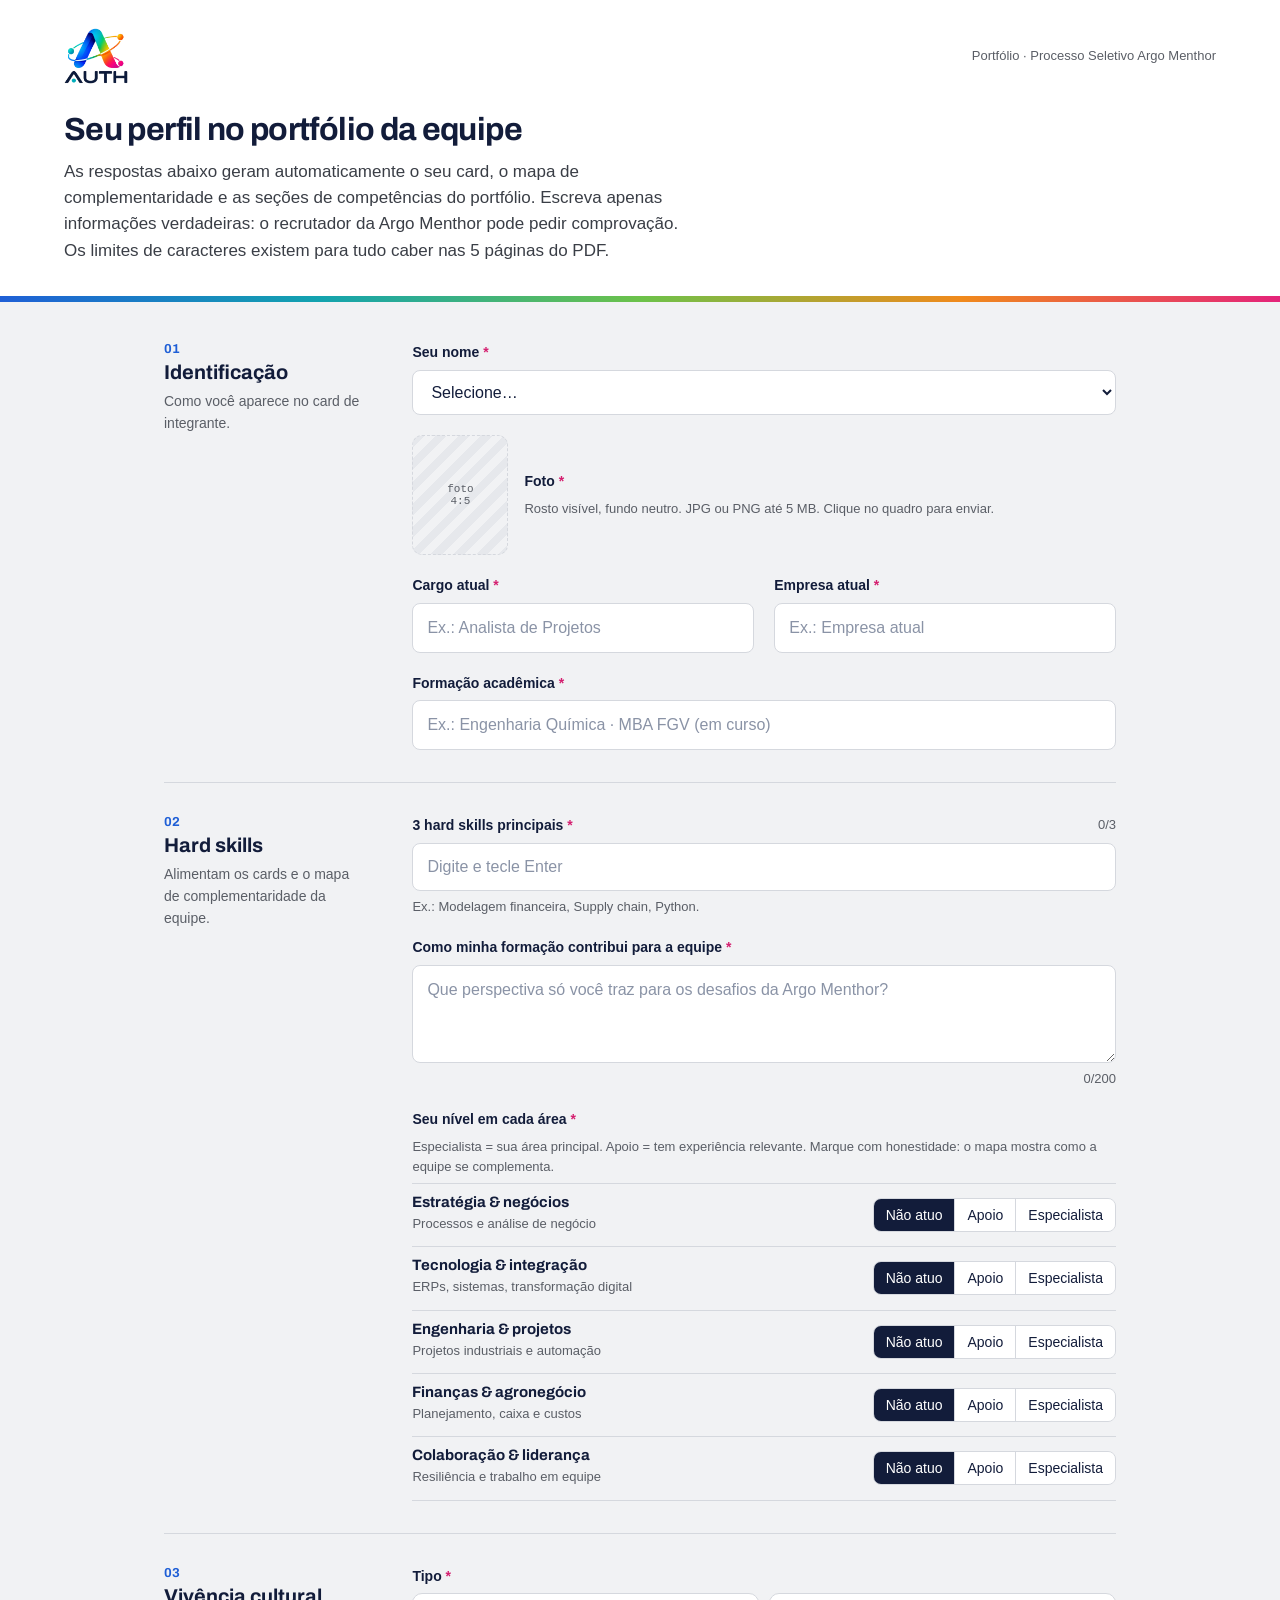
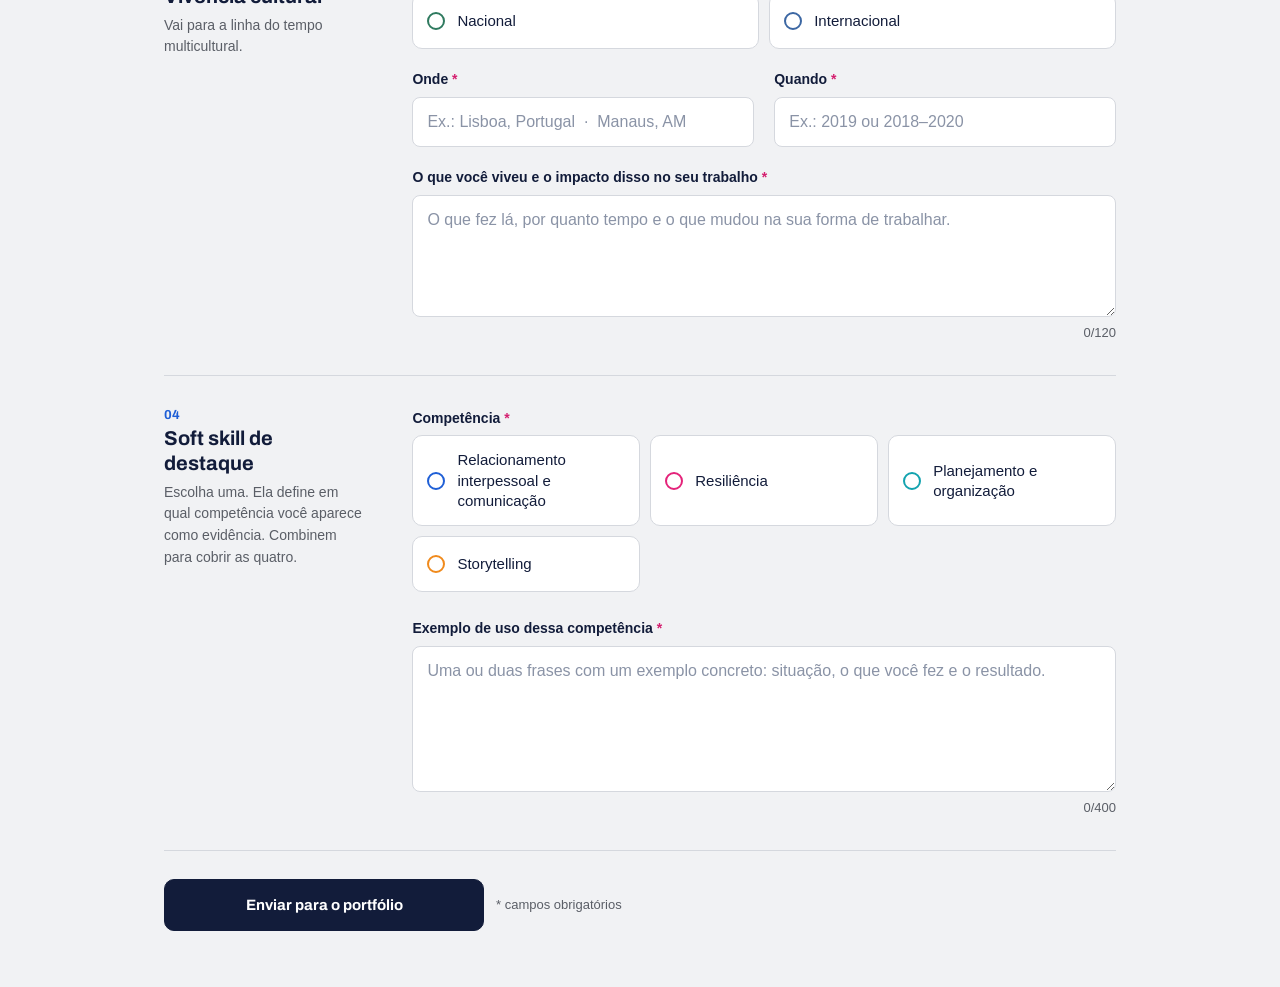
<file: formulario.html>
<!doctype html>
<html lang="pt-BR">
<head>
<meta charset="utf-8">
<meta name="viewport" content="width=device-width, initial-scale=1">
<title>Formulário AUTH</title>
<meta name="description" content="Preencha seu perfil para o portfólio da Equipe AUTH">
<link rel="preconnect" href="https://fonts.googleapis.com">
<link href="https://fonts.googleapis.com/css2?family=Archivo:wght@500;600;700;800&display=swap" rel="stylesheet">
<link rel="stylesheet" href="assets/style.css?v=20261019l">
<link rel="icon" type="image/png" href="assets/logo-mark.png">
<script src="config.js?v=20261019l"></script>
<script src="assets/auth.js?v=20261019l"></script>
<style>
  body { background: var(--papel); }
  .f-head { padding: 28px var(--gutter) 32px; background: #fff; border-bottom: 6px solid transparent; border-image: var(--faixa) 1; }
  .f-head h1 { margin: 28px 0 10px; font: 700 32px/1.15 var(--display); letter-spacing: -0.02em; text-wrap: balance; max-width: 720px; }
  .f-head p { margin: 0; max-width: 640px; color: var(--texto-2); text-wrap: pretty; }
  main { padding: 8px var(--gutter) 56px; max-width: 1080px; margin: 0 auto; }
  .fsec { display: flex; flex-wrap: wrap; gap: 16px 48px; padding: 32px 0; border-top: 1px solid var(--linha); }
  .fsec:first-of-type { border-top: 0; }
  .fsec-side { flex: 1 1 200px; max-width: 260px; }
  .fsec-side .k { font: 700 13px var(--display); color: var(--verde); }
  .fsec-side h2 { margin: 4px 0 6px; font: 700 20px/1.25 var(--display); }
  .fsec-side p { margin: 0; font-size: 14px; color: var(--muted); }
  .fsec-body { flex: 999 1 300px; min-width: 0; display: flex; flex-direction: column; gap: 20px; }
  .field { display: flex; flex-direction: column; gap: 6px; }
  .lbl { font-size: 14px; font-weight: 700; }
  .req { color: var(--terracota); }
  .hint { font-size: 13px; color: var(--muted); }
  .err { font-size: 13px; color: var(--terracota); font-weight: 700; }
  .err:empty { display: none; }
  .row2 { display: grid; grid-template-columns: repeat(auto-fit, minmax(200px, 1fr)); gap: 20px; }
  input[type=text], select, textarea { width: 100%; padding: 12px 14px; border: 1.5px solid var(--linha); border-radius: 8px; font: 16px/1.5 Arial, sans-serif; background: #fff; color: var(--grafite); outline: none; }
  input[type=text]:focus, select:focus, textarea:focus, .tagbox:focus-within { border-color: var(--grafite); }
  textarea { resize: vertical; }
  ::placeholder { color: #8A93A6; }
  .bad input[type=text], .bad select, .bad textarea, .bad .tagbox, .bad .photo { border-color: var(--terracota) !important; }
  .counter { display: flex; justify-content: space-between; gap: 12px; font-size: 13px; }
  .counter .c { margin-left: auto; color: var(--muted); font-variant-numeric: tabular-nums; }
  .counter .c.near { color: var(--terracota); }
  .photo-row { display: flex; flex-wrap: wrap; align-items: center; gap: 16px; }
  .photo { flex: none; width: 96px; height: 120px; border-radius: 10px; overflow: hidden; cursor: pointer; border: 1.5px dashed var(--linha); }
  .tagbox { display: flex; flex-wrap: wrap; align-items: center; gap: 8px; padding: 8px; min-height: 48px; border: 1.5px solid var(--linha); border-radius: 8px; background: #fff; }
  .tagbox .chip { display: flex; align-items: center; gap: 6px; padding: 6px 6px 6px 12px; border: 1px solid var(--grafite); border-radius: 999px; font-size: 14px; }
  .tagbox .chip button { width: 22px; height: 22px; border: 0; border-radius: 50%; background: var(--papel-2); cursor: pointer; font: 14px/22px Arial; padding: 0; color: var(--grafite); }
  .tagbox input { flex: 1 1 140px; min-width: 0; border: 0; outline: none; padding: 6px; font: 16px Arial, sans-serif; background: transparent; }
  .opts { display: grid; grid-template-columns: repeat(auto-fit, minmax(200px, 1fr)); gap: 10px; }
  .opt { display: flex; align-items: center; gap: 12px; text-align: left; padding: 14px; min-height: 56px; border: 1.5px solid var(--linha); border-radius: 10px; background: #fff; cursor: pointer; font: 15px/1.35 Arial, sans-serif; color: var(--grafite); }
  .opt .r { flex: none; width: 18px; height: 18px; border-radius: 50%; border: 2px solid var(--oc); display: flex; align-items: center; justify-content: center; }
  .opt[aria-checked=true] { border-color: var(--oc); background: var(--ot); }
  .opt[aria-checked=true] .r::after { content: ''; width: 8px; height: 8px; border-radius: 50%; background: var(--oc); }
  .areas { display: flex; flex-direction: column; border-top: 1px solid var(--linha); }
  .area-row { display: flex; flex-wrap: wrap; justify-content: space-between; align-items: center; gap: 8px 16px; padding: 10px 0; border-bottom: 1px solid var(--linha); }
  .area-row .nm strong { display: block; font: 700 15px var(--display); }
  .area-row .nm span { font-size: 13px; color: var(--muted); }
  .seg { display: inline-flex; border: 1.5px solid var(--linha); border-radius: 8px; overflow: hidden; }
  .seg button { border: 0; background: #fff; padding: 8px 12px; font: 14px Arial, sans-serif; cursor: pointer; color: var(--grafite); }
  .seg button + button { border-left: 1px solid var(--linha); }
  .seg button[aria-pressed=true] { background: var(--grafite); color: #fff; }
  .seg button[aria-pressed=true][data-v="2"] { background: var(--verde); }
  .alert { margin-top: 24px; display: flex; gap: 12px; align-items: flex-start; padding: 16px 18px; border-radius: 10px; font-size: 15px; }
  .alert.bad { background: var(--terracota-t); border: 1.5px solid var(--terracota); }
  .alert.info { background: var(--azul-t); border: 1.5px solid var(--azul); }
  .alert .i { flex: none; width: 22px; height: 22px; border-radius: 50%; color: #fff; font: 700 14px/22px Arial; text-align: center; }
  .alert.bad .i { background: var(--terracota); }
  .alert.info .i { background: var(--azul); }
  .check { display: flex; gap: 12px; align-items: flex-start; cursor: pointer; font-size: 15px; }
  .check input { flex: none; width: 20px; height: 20px; margin: 2px 0 0; accent-color: var(--verde); }
  .done { padding: 48px var(--gutter) 64px; max-width: 760px; margin: 0 auto; display: flex; flex-direction: column; gap: 28px; }
  .done h2 { margin: 0; font: 700 30px/1.15 var(--display); letter-spacing: -0.02em; text-wrap: balance; }
  .ok { width: 48px; height: 48px; border-radius: 50%; background: var(--verde); color: #fff; font: 700 24px/48px Arial; text-align: center; }
  .preview { display: flex; flex-wrap: wrap; gap: 20px; padding: 20px; background: #fff; border: 1px solid var(--linha); border-radius: 12px; }
  .preview .pf { flex: none; width: 88px; height: 110px; border-radius: 8px; overflow: hidden; }
  [hidden] { display: none !important; }
</style>
</head>
<body>
<div id="demoBar" class="status demo" hidden><strong>Modo demonstração</strong><span>Nada é salvo. Configure <code>API_URL</code> em config.js.</span></div>
<header class="f-head">
  <div style="display:flex;flex-wrap:wrap;justify-content:space-between;align-items:center;gap:12px">
    <img class="logo" src="assets/logo-auth.png" alt="AUTH" style="height:56px">
    <span class="hint">Portfólio · Processo Seletivo Argo Menthor</span>
  </div>
  <h1>Seu perfil no portfólio da equipe</h1>
  <p>As respostas abaixo geram automaticamente o seu card, o mapa de complementaridade e as seções de competências do portfólio. Escreva apenas informações verdadeiras: o recrutador da Argo Menthor pode pedir comprovação. Os limites de caracteres existem para tudo caber nas 5 páginas do PDF.</p>
</header>

<form id="form" novalidate>
<main>
  <div id="errBox" class="alert bad" role="alert" hidden><span class="i">!</span><div><strong id="errCount"></strong><br><span style="color:var(--texto-2)">Os campos marcados em terracota estão vazios ou incompletos.</span></div></div>
  <div id="prevBox" class="alert info" hidden><span class="i">i</span><div>Encontramos suas respostas anteriores e já preenchemos o formulário. Se você reenviar, a versão nova substitui a anterior.</div></div>

  <section class="fsec">
    <div class="fsec-side"><div class="k">01</div><h2>Identificação</h2><p>Como você aparece no card de integrante.</p></div>
    <div class="fsec-body">
      <label class="field" data-f="nome">
        <span class="lbl">Seu nome <span class="req">*</span></span>
        <select name="nome" id="nome"><option value="">Selecione…</option></select>
        <span class="err"></span>
      </label>
      <div class="photo-row" data-f="foto">
        <label class="photo ph" id="photoBox" title="Enviar foto"><input type="file" id="fotoInput" accept="image/png,image/jpeg" hidden><span id="photoPh">foto<br>4:5</span></label>
        <div style="flex:1 1 180px;display:flex;flex-direction:column;gap:6px">
          <span class="lbl">Foto <span class="req">*</span></span>
          <span class="hint">Rosto visível, fundo neutro. JPG ou PNG até 5 MB. Clique no quadro para enviar.</span>
          <span class="err"></span>
        </div>
      </div>
      <div class="row2">
        <label class="field" data-f="cargo"><span class="lbl">Cargo atual <span class="req">*</span></span><input type="text" name="cargo" placeholder="Ex.: Analista de Projetos"><span class="err"></span></label>
        <label class="field" data-f="empresa"><span class="lbl">Empresa atual <span class="req">*</span></span><input type="text" name="empresa" placeholder="Ex.: Empresa atual"><span class="err"></span></label>
      </div>
      <label class="field" data-f="formacao"><span class="lbl">Formação acadêmica <span class="req">*</span></span><input type="text" name="formacao" placeholder="Ex.: Engenharia Química · MBA FGV (em curso)"><span class="err"></span></label>
    </div>
  </section>

  <section class="fsec">
    <div class="fsec-side"><div class="k">02</div><h2>Hard skills</h2><p>Alimentam os cards e o mapa de complementaridade da equipe.</p></div>
    <div class="fsec-body">
      <div class="field" data-f="skills">
        <div style="display:flex;justify-content:space-between;gap:8px"><span class="lbl">3 hard skills principais <span class="req">*</span></span><span class="hint" id="skillsCount">0/3</span></div>
        <div class="tagbox" id="tagbox"><input type="text" id="skillInput" placeholder="Digite e tecle Enter"></div>
        <span class="err"></span>
        <span class="hint">Ex.: Modelagem financeira, Supply chain, Python.</span>
      </div>
      <label class="field" data-f="contrib">
        <span class="lbl">Como minha formação contribui para a equipe <span class="req">*</span></span>
        <textarea name="contrib" rows="3" placeholder="Que perspectiva só você traz para os desafios da Argo Menthor?"></textarea>
        <div class="counter"><span class="err"></span><span class="c"></span></div>
      </label>
      <div class="field" data-f="areas">
        <span class="lbl">Seu nível em cada área <span class="req">*</span></span>
        <span class="hint">Especialista = sua área principal. Apoio = tem experiência relevante. Marque com honestidade: o mapa mostra como a equipe se complementa.</span>
        <div class="areas" id="areas"></div>
        <span class="err"></span>
      </div>
    </div>
  </section>

  <section class="fsec">
    <div class="fsec-side"><div class="k">03</div><h2>Vivência cultural</h2><p>Vai para a linha do tempo multicultural.</p></div>
    <div class="fsec-body">
      <div class="field" data-f="cult_tipo">
        <span class="lbl">Tipo <span class="req">*</span></span>
        <div class="opts" id="tipoOpts" role="radiogroup"></div>
        <span class="err"></span>
      </div>
      <div class="row2">
        <label class="field" data-f="cult_local"><span class="lbl">Onde <span class="req">*</span></span><input type="text" name="cult_local" placeholder="Ex.: Lisboa, Portugal  ·  Manaus, AM"><span class="err"></span></label>
        <label class="field" data-f="cult_periodo"><span class="lbl">Quando <span class="req">*</span></span><input type="text" name="cult_periodo" placeholder="Ex.: 2019 ou 2018–2020"><span class="err"></span></label>
      </div>
      <label class="field" data-f="cultural">
        <span class="lbl">O que você viveu e o impacto disso no seu trabalho <span class="req">*</span></span>
        <textarea name="cultural" rows="4" placeholder="O que fez lá, por quanto tempo e o que mudou na sua forma de trabalhar."></textarea>
        <div class="counter"><span class="err"></span><span class="c"></span></div>
      </label>
    </div>
  </section>

  <section class="fsec">
    <div class="fsec-side"><div class="k">04</div><h2>Soft skill de destaque</h2><p>Escolha uma. Ela define em qual competência você aparece como evidência. Combinem para cobrir as quatro.</p></div>
    <div class="fsec-body">
      <div class="field" data-f="soft">
        <span class="lbl">Competência <span class="req">*</span></span>
        <div class="opts" id="softOpts" role="radiogroup"></div>
        <span class="err"></span>
        <span class="hint" id="softTaken"></span>
      </div>
      <label class="field" data-f="exemplo">
        <span class="lbl">Exemplo de uso dessa competência <span class="req">*</span></span>
        <textarea name="exemplo" rows="5" placeholder="Uma ou duas frases com um exemplo concreto: situação, o que você fez e o resultado."></textarea>
        <div class="counter"><span class="err"></span><span class="c"></span></div>
      </label>
    </div>
  </section>


  <section style="display:flex;flex-direction:column;gap:20px;padding:28px 0 0;border-top:1px solid var(--linha)">
    <div id="sendErr" class="alert bad" hidden><span class="i">!</span><div id="sendErrMsg"></div></div>
    <div style="display:flex;flex-wrap:wrap;gap:12px;align-items:center">
      <button type="submit" class="btn" id="submitBtn" style="flex:1 1 220px;max-width:320px;min-height:52px">Enviar para o portfólio</button>
      <span class="hint">* campos obrigatórios</span>
    </div>
  </section>
</main>
</form>

<div id="done" class="done" hidden>
  <div style="display:flex;flex-direction:column;gap:14px">
    <span class="ok">✓</span>
    <h2>Perfil recebido. Sua parte já tem autoria.</h2>
    <p class="lead">As respostas foram registradas e já aparecem no portfólio. Você pode revisar e reenviar até o fechamento da entrega.</p>
  </div>
  <div class="preview" id="preview"></div>
  <div style="display:flex;flex-wrap:wrap;gap:12px">
    <button type="button" class="btn sec" id="editBtn">Revisar respostas</button>
    <a class="btn" href="index.html">Ver portfólio da equipe</a>
  </div>
</div>

<script>
(function () {
  const { C, SOFT, LIMITS, esc, softById, isDemo, loadTeam, submit, resizeImage } = window.AUTH;
  const $ = s => document.querySelector(s);
  const form = $('#form');
  const st = { skills: [], soft: '', tipo: '', areas: {}, fotoData: '', fotoId: '', fotoPreview: '' };
  let team = [];

  if (isDemo()) $('#demoBar').hidden = false;

  // Nomes
  C.INTEGRANTES.forEach(n => $('#nome').insertAdjacentHTML('beforeend', `<option>${esc(n)}</option>`));

  // Limites e contadores
  Object.entries(LIMITS).forEach(([k, max]) => {
    const el = form.elements[k];
    if (!el) return;
    el.maxLength = max;
    const c = el.closest('.field').querySelector('.c');
    if (c) { const upd = () => { c.textContent = `${el.value.length}/${max}`; c.classList.toggle('near', el.value.length >= max * 0.9); }; el.addEventListener('input', upd); upd(); el._upd = upd; }
  });
  $('#skillInput').maxLength = LIMITS.skill;

  // Áreas
  $('#areas').innerHTML = C.AREAS.map(a => `
    <div class="area-row"><div class="nm"><strong>${esc(a.area)}</strong><span>${esc(a.bu)}</span></div>
      <div class="seg" data-a="${a.id}">${['Não atuo', 'Apoio', 'Especialista'].map((t, v) => `<button type="button" data-v="${v}" aria-pressed="${v === 0}">${t}</button>`).join('')}</div>
    </div>`).join('');
  $('#areas').addEventListener('click', e => {
    const b = e.target.closest('button'); if (!b) return;
    const seg = b.parentElement; st.areas[seg.dataset.a] = +b.dataset.v;
    seg.querySelectorAll('button').forEach(x => x.setAttribute('aria-pressed', x === b));
    clearErr('areas');
  });
  function paintAreas() {
    document.querySelectorAll('.seg').forEach(seg => { const v = st.areas[seg.dataset.a] || 0; seg.querySelectorAll('button').forEach(x => x.setAttribute('aria-pressed', +x.dataset.v === v)); });
  }

  // Opções (tipo e soft)
  function opts(el, list, key) {
    el.innerHTML = list.map(o => `<button type="button" class="opt" role="radio" aria-checked="false" data-id="${o.id}" style="--oc:${o.cor};--ot:${o.tint}"><span class="r"></span><span>${esc(o.label)}</span></button>`).join('');
    el.addEventListener('click', e => { const b = e.target.closest('.opt'); if (!b) return; st[key] = b.dataset.id; paintOpts(); clearErr(key === 'tipo' ? 'cult_tipo' : 'soft'); });
  }
  function paintOpts() {
    document.querySelectorAll('#tipoOpts .opt').forEach(b => b.setAttribute('aria-checked', b.dataset.id === st.tipo));
    document.querySelectorAll('#softOpts .opt').forEach(b => b.setAttribute('aria-checked', b.dataset.id === st.soft));
  }
  opts($('#tipoOpts'), [{ id: 'Nacional', label: 'Nacional', cor: '#2F7A5F', tint: '#E3EFE9' }, { id: 'Internacional', label: 'Internacional', cor: '#3C67A3', tint: '#E4EAF3' }], 'tipo');
  opts($('#softOpts'), SOFT, 'soft');

  // Tags
  function paintSkills() {
    document.querySelectorAll('#tagbox .chip').forEach(c => c.remove());
    st.skills.forEach((t, i) => $('#skillInput').insertAdjacentHTML('beforebegin', `<span class="chip">${esc(t)}<button type="button" data-i="${i}" aria-label="Remover">×</button></span>`));
    $('#skillInput').hidden = st.skills.length >= 3;
    $('#skillsCount').textContent = `${st.skills.length}/3`;
  }
  function addSkill() {
    const inp = $('#skillInput'); const t = inp.value.trim().replace(/,$/, '');
    if (t && st.skills.length < 3 && !st.skills.includes(t)) { st.skills.push(t); clearErr('skills'); }
    inp.value = ''; paintSkills(); if (!inp.hidden) inp.focus();
  }
  $('#skillInput').addEventListener('keydown', e => { if (e.key === 'Enter' || e.key === ',') { e.preventDefault(); addSkill(); } });
  $('#skillInput').addEventListener('blur', () => { if ($('#skillInput').value.trim()) addSkill(); });
  $('#tagbox').addEventListener('click', e => { const b = e.target.closest('button[data-i]'); if (b) { st.skills.splice(+b.dataset.i, 1); paintSkills(); } else $('#skillInput').focus(); });

  // Foto
  function paintPhoto() {
    const src = st.fotoPreview;
    $('#photoPh').hidden = !!src;
    const old = $('#photoBox img'); if (old) old.remove();
    if (src) $('#photoBox').insertAdjacentHTML('beforeend', `<img class="foto" src="${esc(src)}" alt="Sua foto">`);
  }
  $('#fotoInput').addEventListener('change', async e => {
    const f = e.target.files && e.target.files[0]; if (!f) return;
    if (f.size > 5 * 1024 * 1024) return setErr('foto', 'Arquivo acima de 5 MB.');
    try { st.fotoData = await resizeImage(f); st.fotoPreview = st.fotoData; paintPhoto(); clearErr('foto'); }
    catch (err) { setErr('foto', 'Não consegui ler essa imagem. Tente outro arquivo JPG ou PNG.'); }
  });

  // Erros
  const fieldEl = k => document.querySelector(`[data-f="${k}"]`);
  function setErr(k, msg) { const f = fieldEl(k); if (!f) return; f.classList.add('bad'); f.querySelector('.err').textContent = msg; }
  function clearErr(k) {
    const f = fieldEl(k); if (!f) return; f.classList.remove('bad'); f.querySelector('.err').textContent = '';
    const left = document.querySelectorAll('[data-f].bad').length;
    if (!left) $('#errBox').hidden = true;
    else $('#errCount').textContent = left === 1 ? 'Falta 1 campo para enviar.' : `Faltam ${left} campos para enviar.`;
  }
  form.addEventListener('input', e => { const f = e.target.closest('[data-f]'); if (f) clearErr(f.dataset.f); });
  form.addEventListener('change', e => { const f = e.target.closest('[data-f]'); if (f && e.target.id !== 'fotoInput') clearErr(f.dataset.f); });

  const v = k => (form.elements[k] ? form.elements[k].value.trim() : '');
  function validate() {
    const e = {};
    if (!v('nome')) e.nome = 'Selecione seu nome.';
    if (!st.fotoData && !st.fotoId) e.foto = 'Envie uma foto para o card.';
    if (!v('cargo')) e.cargo = 'Informe o cargo atual.';
    if (!v('empresa')) e.empresa = 'Informe a empresa atual.';
    if (!v('formacao')) e.formacao = 'Informe sua formação.';
    if (st.skills.length < 3) { const f = 3 - st.skills.length; e.skills = `Adicione 3 hard skills (falta${f > 1 ? 'm' : ''} ${f}).`; }
    if (!v('contrib')) e.contrib = 'Conte como sua formação contribui.';
    if (!Object.values(st.areas).some(x => x > 0)) e.areas = 'Marque pelo menos uma área como Especialista ou Apoio.';
    if (!st.tipo) e.cult_tipo = 'Escolha nacional ou internacional.';
    if (!v('cult_local')) e.cult_local = 'Informe onde foi.';
    if (!v('cult_periodo')) e.cult_periodo = 'Informe quando foi.';
    if (!v('cultural')) e.cultural = 'Descreva a experiência e o impacto.';
    if (!st.soft) e.soft = 'Escolha uma soft skill.';
    if (!v('exemplo')) e.exemplo = 'Dê um exemplo da competência escolhida.';
    return e;
  }

  // Pré-preenchimento com respostas anteriores
  function fill(m) {
    const set = (k, val) => { if (form.elements[k]) { form.elements[k].value = val || ''; form.elements[k]._upd && form.elements[k]._upd(); } };
    const r = m.raw || {};
    ['cargo', 'empresa', 'formacao', 'contrib', 'cult_local', 'cult_periodo', 'cultural', 'exemplo'].forEach(k => set(k, r[k]));
    st.skills = m.skills.slice(0, 3); st.soft = m.soft; st.tipo = m.cult.tipo; st.areas = { ...m.areas };
    st.fotoId = m.fotoId; st.fotoData = ''; st.fotoPreview = m.foto;
    paintSkills(); paintOpts(); paintAreas(); paintPhoto();
  }
  $('#nome').addEventListener('change', () => {
    const m = team.find(x => x.nome === v('nome') && x.fonte === 'form');
    $('#prevBox').hidden = !m;
    if (m) fill(m);
    paintTaken();
  });
  function paintTaken() {
    const others = team.filter(x => !x.pendente && x.nome !== v('nome') && x.soft);
    const left = SOFT.filter(s => !others.some(o => o.soft === s.id));
    $('#softTaken').textContent = others.length
      ? (left.length ? `Ainda sem ninguém: ${left.map(s => s.label).join(' · ')}.` : 'As quatro competências já têm pelo menos uma pessoa.')
      : '';
  }

  // Envio
  form.addEventListener('submit', async ev => {
    ev.preventDefault();
    document.querySelectorAll('[data-f]').forEach(f => clearErr(f.dataset.f));
    $('#sendErr').hidden = true;
    const errs = validate();
    const n = Object.keys(errs).length;
    if (n) {
      Object.entries(errs).forEach(([k, m]) => setErr(k, m));
      $('#errCount').textContent = n === 1 ? 'Falta 1 campo para enviar.' : `Faltam ${n} campos para enviar.`;
      $('#errBox').hidden = false;
      $('#errBox').scrollIntoView({ behavior: 'smooth', block: 'center' });
      return;
    }
    $('#errBox').hidden = true;
    const payload = {
      nome: v('nome'), cargo: v('cargo'), empresa: v('empresa'), formacao: v('formacao'),
      skill1: st.skills[0], skill2: st.skills[1], skill3: st.skills[2], contrib: v('contrib'),
      areas: st.areas, cult_tipo: st.tipo, cult_local: v('cult_local'), cult_periodo: v('cult_periodo'), cultural: v('cultural'),
      soft: st.soft, exemplo: v('exemplo'),
      aceite: true, fotoData: st.fotoData || '', fotoId: st.fotoData ? '' : st.fotoId
    };
    const btn = $('#submitBtn'); btn.disabled = true; btn.textContent = 'Enviando…';
    try {
      const r = await submit(payload);
      if (!r.ok) throw new Error(r.error || 'erro desconhecido');
      if (r.fotoId) { st.fotoId = r.fotoId; st.fotoData = ''; }
      showDone(payload);
    } catch (err) {
      $('#sendErrMsg').textContent = 'Não foi possível enviar: ' + (err.message || err) + '. Tente de novo em instantes; se persistir, avise o Gabriel.';
      $('#sendErr').hidden = false;
    } finally { btn.disabled = false; btn.textContent = 'Enviar para o portfólio'; }
  });

  function showDone(p) {
    const s = softById(p.soft);
    $('#preview').innerHTML = `
      <div class="pf ph">${st.fotoPreview ? `<img class="foto" src="${esc(st.fotoPreview)}" alt="">` : 'foto'}</div>
      <div style="flex:1 1 220px;display:flex;flex-direction:column;gap:6px">
        <span style="font:800 13px var(--display);color:var(--verde)">CARD DO INTEGRANTE · PRÉVIA</span>
        <strong style="font:700 20px/1.2 var(--display)">${esc(p.nome)}</strong>
        <span style="font-size:14px;color:var(--texto-2)">${esc(p.cargo)} · ${esc(p.empresa)}</span>
        <span class="muted" style="font-size:14px">${esc(p.formacao)}</span>
        <div class="tags" style="margin-top:6px">${[p.skill1, p.skill2, p.skill3].map(t => `<span class="tag">${esc(t)}</span>`).join('')}</div>
        <span style="display:flex;align-items:center;gap:8px;margin-top:8px;font-size:14px"><span style="width:10px;height:10px;background:${s.cor}"></span>${esc(s.label)}</span>
      </div>`;
    form.hidden = true; $('#done').hidden = false; window.scrollTo(0, 0);
  }
  $('#editBtn').addEventListener('click', () => { $('#done').hidden = true; form.hidden = false; window.scrollTo(0, 0); });

  // Carrega respostas existentes (para pré-preencher e sugerir competências)
  loadTeam().then(r => {
    team = r.demo ? [] : r.membros;
    const q = new URLSearchParams(location.search).get('nome');
    if (q && C.INTEGRANTES.includes(q)) { $('#nome').value = q; $('#nome').dispatchEvent(new Event('change')); }
    paintTaken();
  });
  paintSkills();
})();
</script>
</body>
</html>
</file>
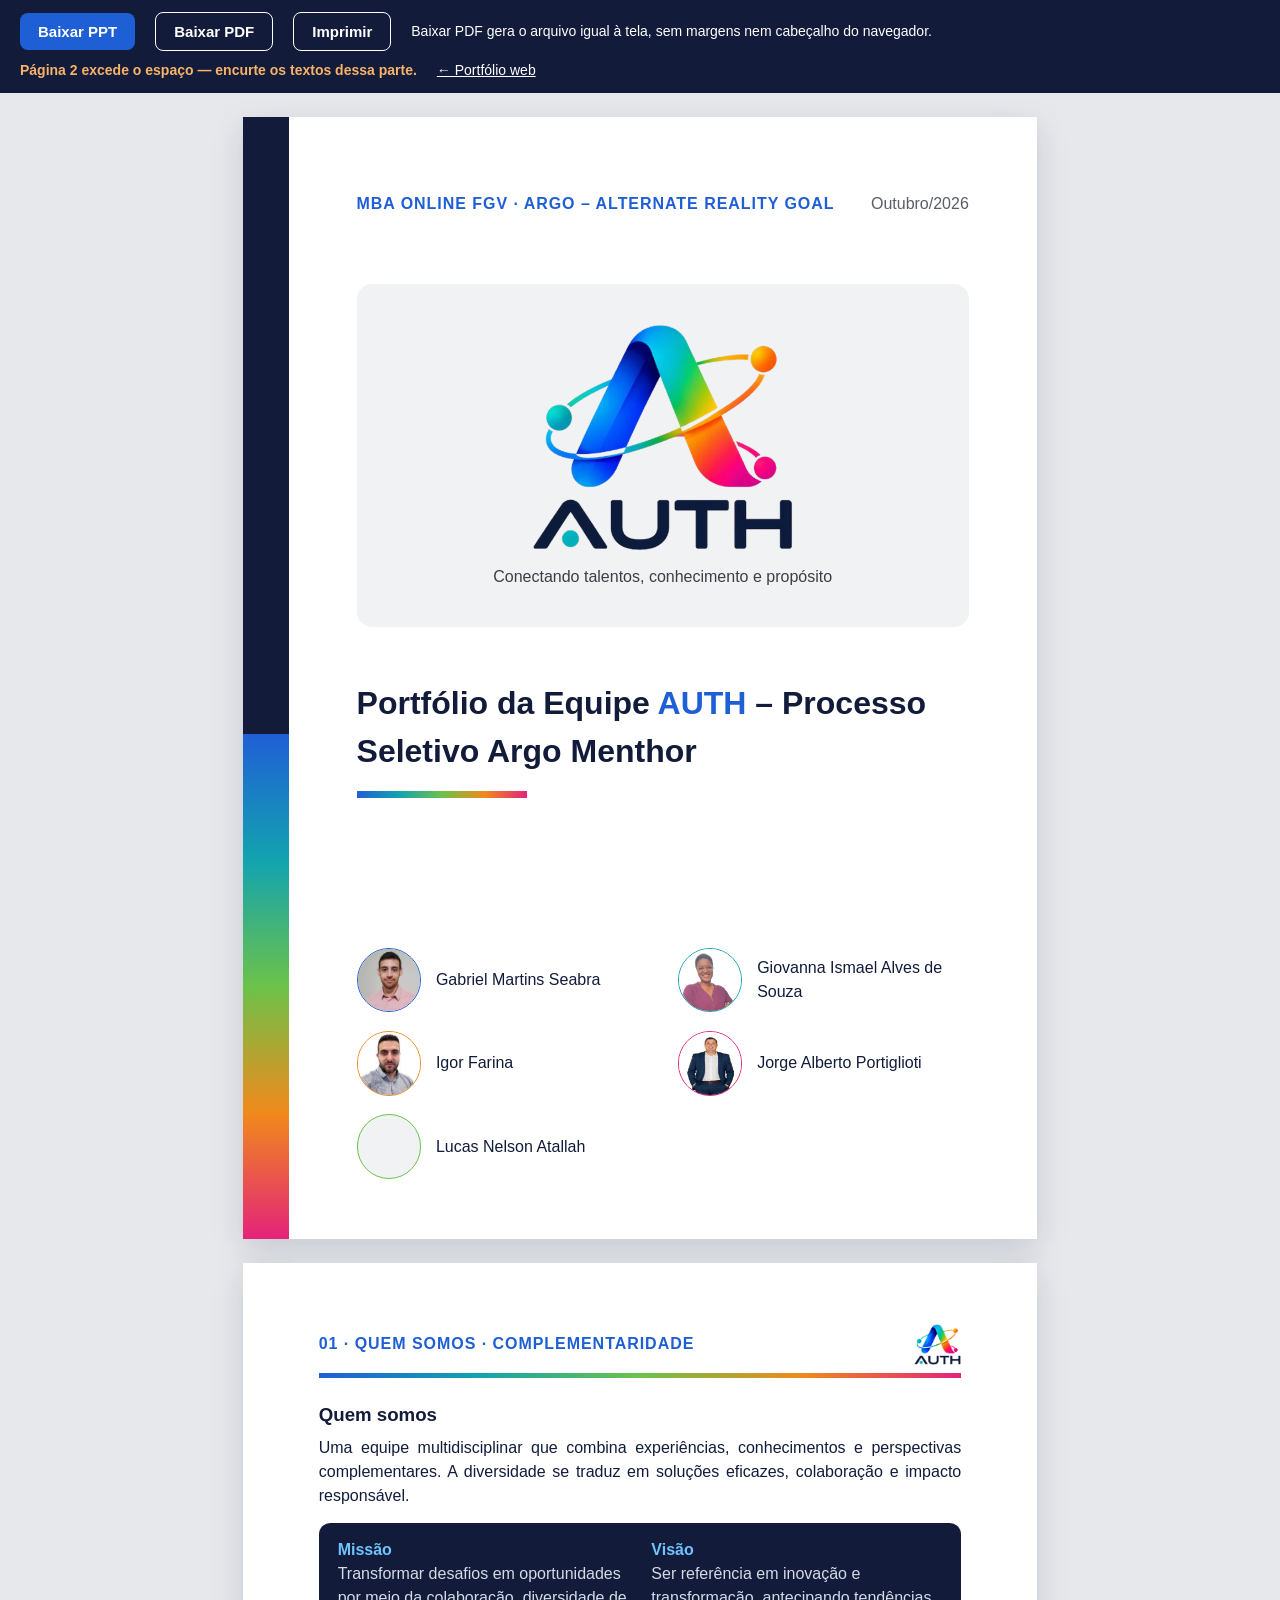
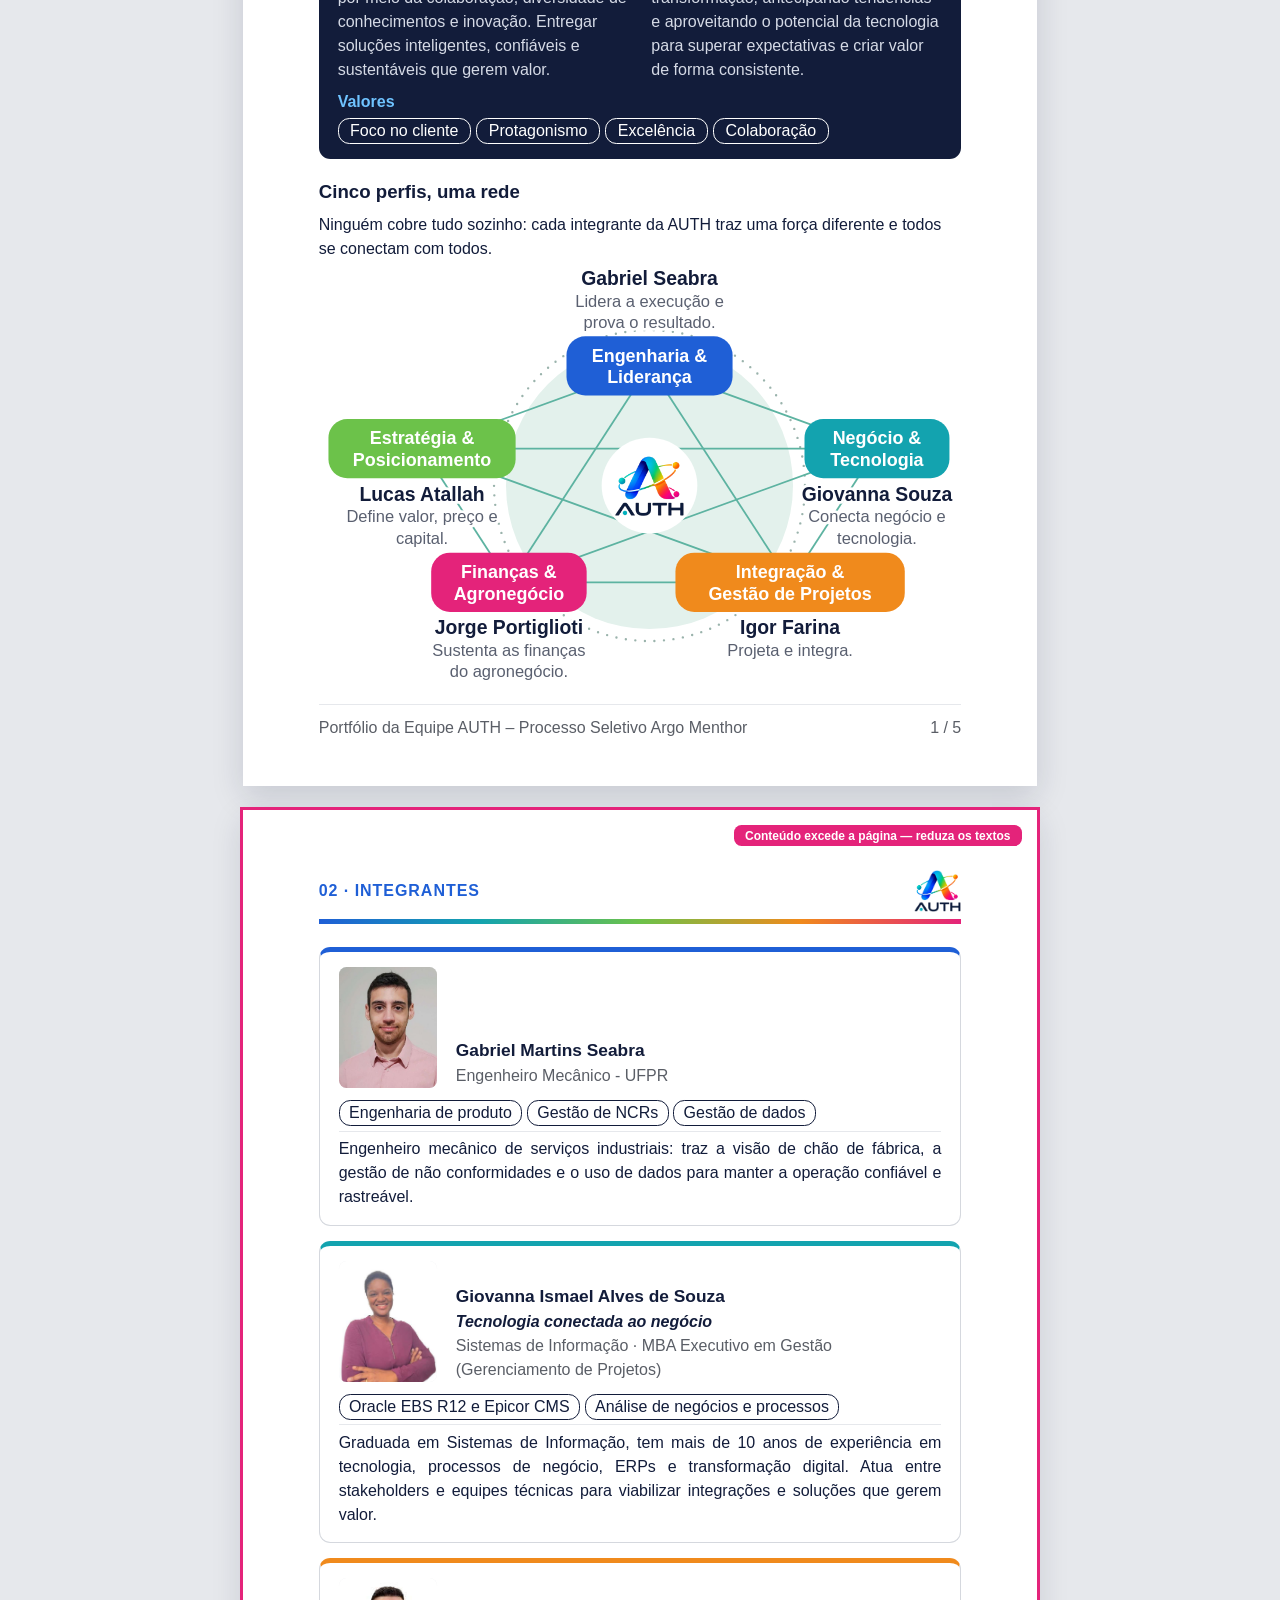
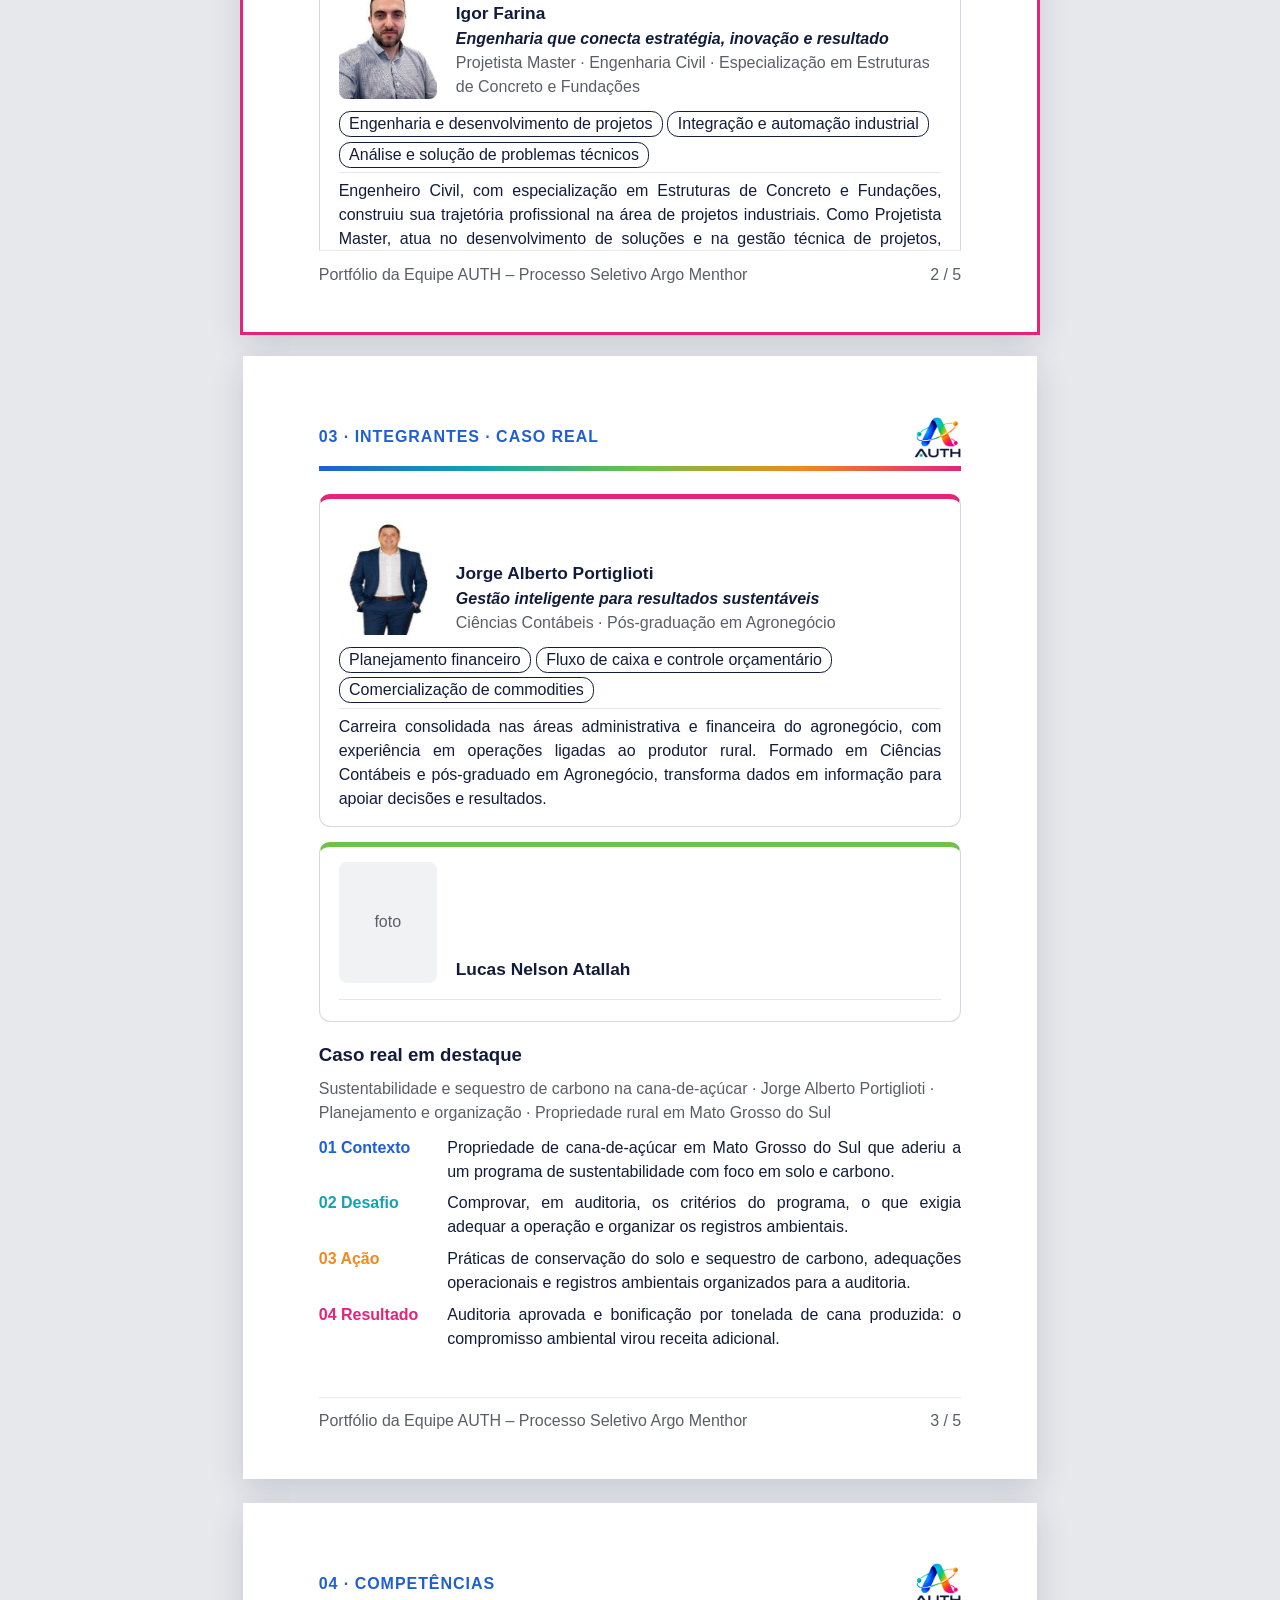
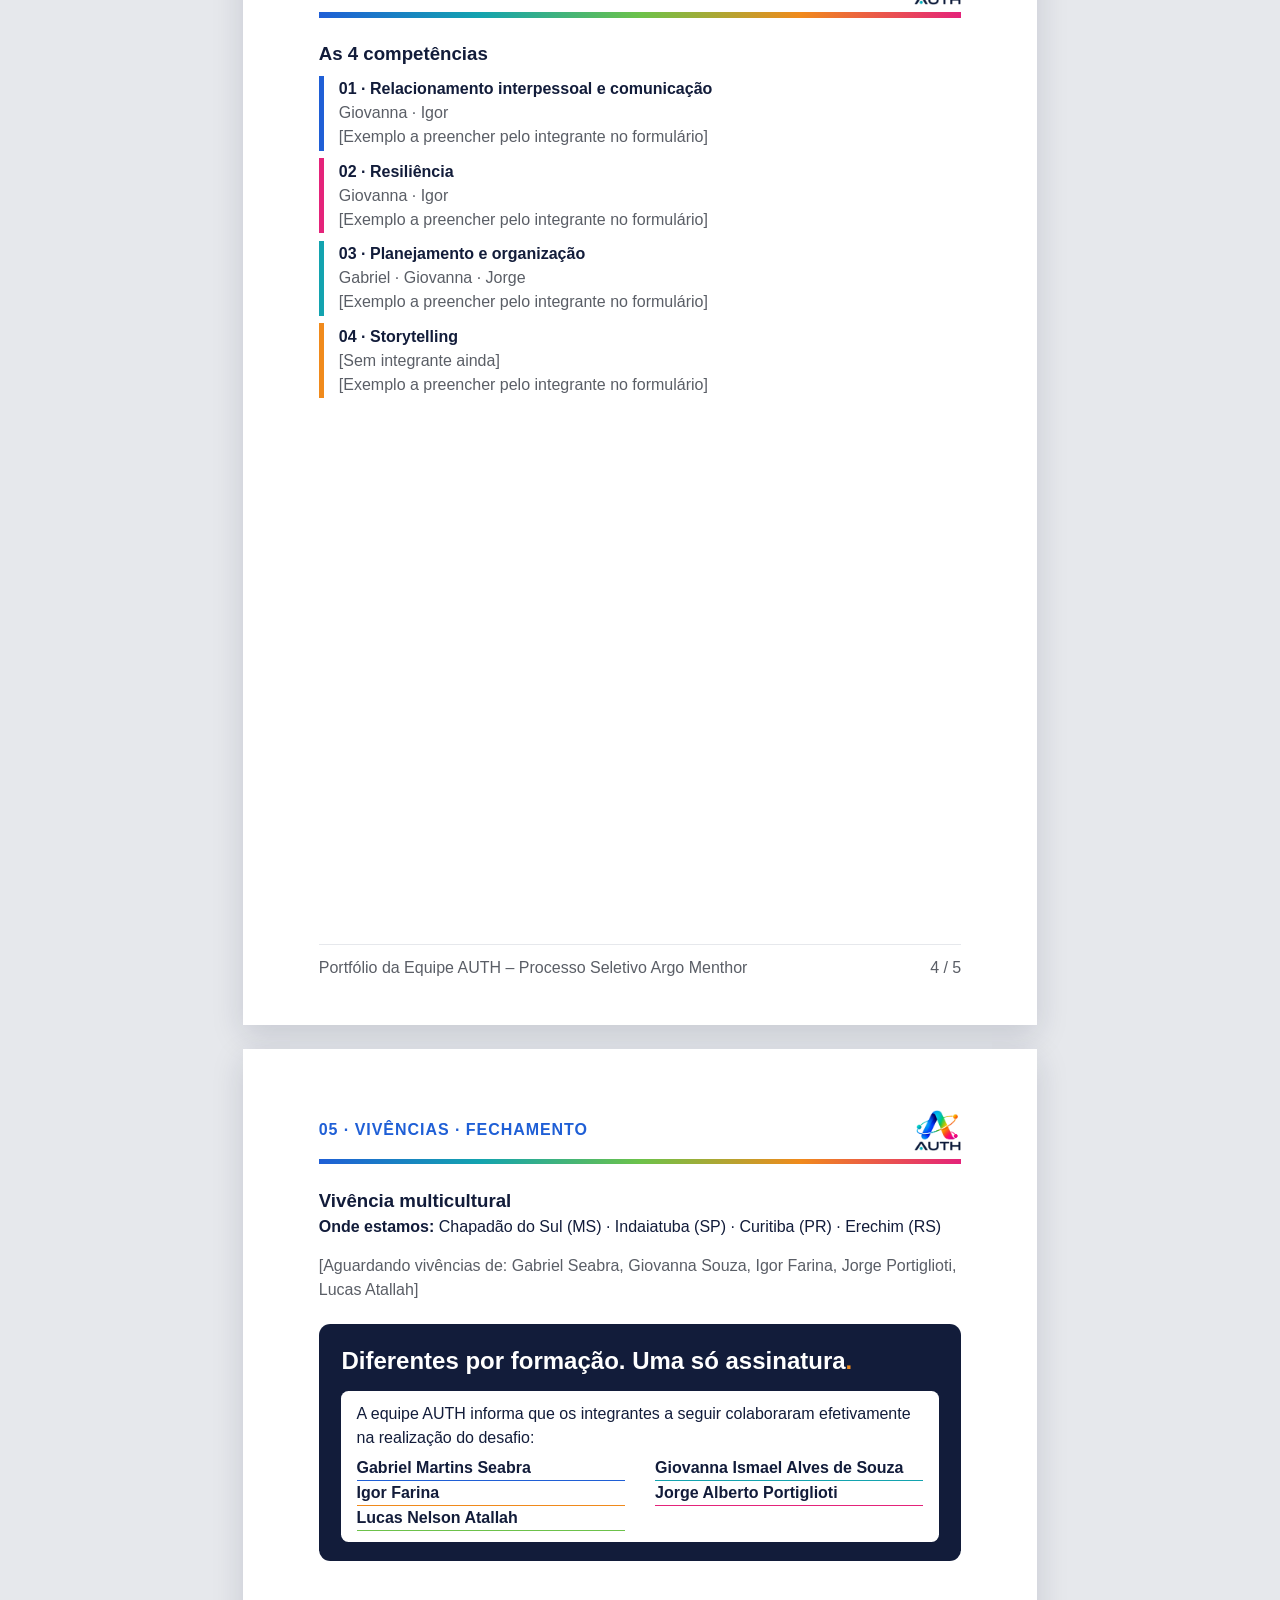
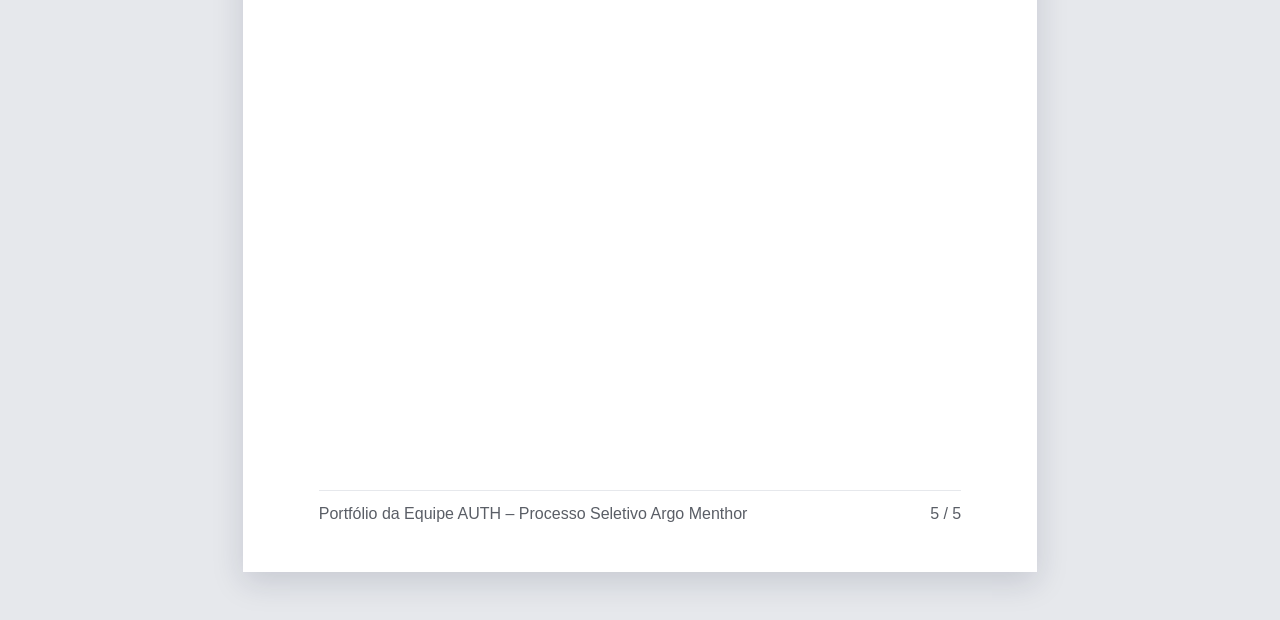
<file: pdf.html>
<!doctype html>
<html lang="pt-BR">
<head>
<meta charset="utf-8">
<meta name="viewport" content="width=device-width, initial-scale=1">
<title>Portfólio AUTH · PDF</title>
<link rel="icon" type="image/png" href="assets/logo-mark.png">
<script src="config.js?v=20261019l"></script>
<script src="assets/auth.js?v=20261019l"></script>
<script src="assets/ppt.js?v=20261019l"></script>
<style>
  /* Regra da entrega por escrito: Arial 12, espaçamento 1,5, capa + até 5 laudas. Visual: identidade v2. */
  @page { size: A4; margin: 0; }
  * { box-sizing: border-box; }
  :root { --g: #121C3A; --g2: #1C2850; --m: #5A5E66; --l: #D5D8DE; --l2: #E6E8EC; --cz: #F1F2F4; --a: #1F5FD6; --ceu: #6FC3FF;
          --faixa: linear-gradient(90deg, #1F5FD6, #13A3AF, #6CC24A, #F08A1C, #E4237A); --d: Arial, Helvetica, sans-serif; }
  html, body { margin: 0; }
  body { background: #E6E8EC; color: var(--g); -webkit-print-color-adjust: exact; print-color-adjust: exact; }

  .bar { position: sticky; top: 0; z-index: 5; display: flex; flex-wrap: wrap; gap: 10px 20px; align-items: center; padding: 12px 20px; background: var(--g); color: #fff; font: 14px/1.4 Arial, sans-serif; }
  .bar button { border: 0; border-radius: 8px; padding: 10px 18px; background: var(--a); color: #fff; font: 700 15px Arial, sans-serif; cursor: pointer; }
  .bar button.sec { background: transparent; border: 1.5px solid #fff; }
  .bar button[disabled] { opacity: .6; cursor: wait; }
  /* Durante a geração do PDF: sem contorno de aviso nem sombra */
  body.capturando .page { outline: none !important; box-shadow: none; }
  body.capturando .page.over::after { display: none; }
  .bar a { color: #fff; }
  .bar .w { color: #F8B26A; font-weight: 700; }
  .bar .ok { color: #9FE0A8; font-weight: 700; }

  .pages { display: flex; flex-direction: column; align-items: center; gap: 24px; padding: 24px 0 48px; }
  .page { width: 210mm; height: 297mm; overflow: hidden; background: #fff; box-shadow: 0 10px 30px rgba(18,28,58,.15); padding: 16mm 20mm 12mm; display: flex; flex-direction: column; font: 12pt/1.5 var(--d); color: var(--g); position: relative; }
  .page.over { outline: 3px solid #E4237A; }
  .page.over::after { content: 'Conteúdo excede a página — reduza os textos'; position: absolute; top: 4mm; right: 4mm; background: #E4237A; color: #fff; font: 700 9pt Arial; padding: 1mm 3mm; border-radius: 2mm; }
  .body { flex: 1; min-height: 0; overflow: hidden; display: flex; flex-direction: column; }
  @media print {
    body { background: #fff; }
    .bar { display: none; }
    .pages { padding: 0; gap: 0; display: block; }
    .page { box-shadow: none; outline: none !important; page-break-after: always; break-after: page; }
    .page:last-child { page-break-after: auto; break-after: auto; }
    .page.over::after { display: none; }
  }
  p { margin: 0; }

  /* Cabeçalho e rodapé das laudas */
  .ph-top { flex: none; display: flex; justify-content: space-between; align-items: center; padding-bottom: 2mm; }
  .ph-top .s { font: 700 12pt/1.5 var(--d); letter-spacing: .06em; text-transform: uppercase; color: var(--a); }
  .ph-top img { height: 11mm; width: auto; display: block; }
  .faixa { flex: none; height: 1.4mm; background: var(--faixa); margin-bottom: 6mm; }
  .foot { flex: none; display: flex; justify-content: space-between; gap: 6mm; font-size: 12pt; color: var(--m); padding-top: 3mm; border-top: .75pt solid var(--l2); }
  h2 { margin: 0 0 2mm; font: 700 14pt/1.5 var(--d); color: var(--g); }

  /* Integrantes */
  .mem { border: .75pt solid var(--l); border-top: 1.4mm solid var(--c); border-radius: 3mm; padding: 4mm 5mm; display: grid; grid-template-columns: 26mm 1fr; gap: 2mm 5mm; }
  .mem + .mem { margin-top: 4mm; }
  .mem .pic { width: 26mm; height: 32mm; border-radius: 2mm; overflow: hidden; background: var(--cz); }
  .mem .pic img { width: 100%; height: 100%; object-fit: cover; display: block; }
  .ph { background: repeating-linear-gradient(135deg, var(--l2) 0 2mm, #fff 2mm 4mm); display: flex; align-items: center; justify-content: center; font: 12pt/1.5 var(--d); color: var(--m); text-align: center; }
  .mem .id { align-self: end; }
  .mem .id b { display: block; font: 700 12pt/1.5 var(--d); color: var(--c); }
  .mem .nm { font: 700 13pt/1.5 var(--d); }
  .mem .l1 { font-weight: 700; }
  .mem .l1.frase { font-style: italic; }
  .mem .rest { grid-column: 1 / -1; }
  .meta { color: var(--m); }
  .tags { margin: 1.2mm 0; display: flex; flex-wrap: wrap; gap: 1.2mm; }
  .tags span { padding: 0 2.5mm; border: .9pt solid var(--g); border-radius: 3mm; font-size: 12pt; line-height: 1.5; }
  .txt { padding-top: 1.5mm; border-top: .75pt solid var(--l2); text-align: justify; }

  /* Quem somos */
  .mvv { margin: 4mm 0 5mm; background: var(--g); color: #fff; border-radius: 3mm; padding: 4mm 5mm; display: grid; grid-template-columns: 1fr 1fr; gap: 2mm 6mm; }
  .mvv strong { display: block; color: var(--ceu); }
  .mvv p { color: #D5DAE6; }
  .mvv .val { grid-column: 1 / -1; }
  .pills { display: flex; flex-wrap: wrap; gap: 1.5mm; margin-top: 1mm; }
  .pills span { padding: 0 3mm; border: .9pt solid #fff; border-radius: 3mm; }

  /* Mapa */
  .rd-rede { margin-top: -1mm; }
  .rd { display: grid; grid-template-columns: 1fr 52mm; gap: 4mm; align-items: center; }
  .rd-fig svg { display: block; width: 100%; height: auto; }
  .rd-leg { display: flex; flex-direction: column; gap: 1.5mm; }
  .rd-leg span { display: flex; align-items: center; gap: 2.5mm; }
  .rd-leg i { flex: none; width: 8mm; height: 1mm; border-radius: .5mm; background: var(--c); }
  .rd-esc { margin-top: 2mm; padding-top: 2mm; border-top: .75pt solid var(--l); color: var(--m); }
  .rd-esc b { color: var(--g); }
  .mx { display: grid; grid-template-columns: 1fr repeat(var(--n, 4), 11mm); }
  .mx > span { border-bottom: .5pt solid var(--l); padding: .6mm 0; display: flex; align-items: center; }
  .mx > span.h { border-bottom: 1pt solid var(--g); font-weight: 700; color: var(--m); align-items: end; }
  .mx > span.c { justify-content: center; }
  .mx > span.h.c { flex-direction: column; color: var(--c); }
  .mx .av { width: 8mm; height: 8mm; border-radius: 50%; overflow: hidden; border: .9pt solid var(--c); }
  .mx .av img { width: 100%; height: 100%; object-fit: cover; display: block; }
  .d2 { width: 3.8mm; height: 3.8mm; border-radius: 50%; background: var(--a); }
  .d1 { width: 3.8mm; height: 3.8mm; border-radius: 50%; border: .9pt solid var(--a); background: linear-gradient(90deg, var(--a) 0 50%, #fff 50% 100%); }
  .d0 { width: 1mm; height: 1mm; border-radius: 50%; background: var(--l); }

  /* Competências e vivências */
  .sk { border-left: 1.4mm solid var(--c); padding: .4mm 0 .4mm 4mm; }
  .sk + .sk { margin-top: 2mm; }
  .sk .t { font-weight: 700; }
  .sk .q { color: var(--m); }
  .trip { padding: 1mm 0 1mm 4mm; border-left: 1.4mm solid var(--c); }
  .trips { display: grid; grid-template-columns: 1fr 1fr; gap: 2mm 5mm; }
  .trip .k { font-weight: 700; }
  .trip .k span { color: var(--c); }
  .vazio { color: var(--m); }

  /* Caso e fechamento */
  .step { display: grid; grid-template-columns: 30mm 1fr; gap: 4mm; align-items: baseline; }
  .step + .step { margin-top: 2mm; }
  .step b { color: var(--c); }
  .closing { margin-top: 6mm; background: var(--g); color: #fff; border-radius: 3mm; padding: 5mm 6mm; }
  .closing .phrase { font: 700 18pt/1.5 var(--d); }
  .closing .phrase span { color: #F08A1C; }
  .decl { margin-top: 3mm; background: #fff; color: var(--g); border-radius: 2mm; padding: 3mm 4mm; }
  .decl .names { margin-top: 1.5mm; display: grid; grid-template-columns: 1fr 1fr; gap: 0 8mm; font-weight: 700; }
  .decl .names span { border-bottom: .9pt solid var(--c); }

  /* Capa */
  .cover { padding: 0; flex-direction: row; }
  .rail { flex: none; width: 12mm; background: var(--g); display: flex; flex-direction: column; justify-content: flex-end; }
  .rail span { height: 45%; background: linear-gradient(180deg, #1F5FD6, #13A3AF, #6CC24A, #F08A1C, #E4237A); }
  .cv { flex: 1; padding: 20mm 18mm 16mm; display: flex; flex-direction: column; }
  .cv-top { display: flex; justify-content: space-between; font-size: 12pt; color: var(--m); }
  .cv-top b { color: var(--a); letter-spacing: .06em; text-transform: uppercase; }
  .cv-logo { margin-top: 18mm; display: flex; flex-direction: column; align-items: center; gap: 3mm; padding: 10mm 0; background: var(--cz); border-radius: 4mm; }
  .cv-logo img { width: 70mm; height: auto; display: block; }
  .cv-logo p { color: var(--texto, #3A3E46); }
  .cv h1 { margin: 14mm 0 0; font: 700 24pt/1.5 var(--d); }
  .cv h1 span { color: var(--a); }
  .cv-bar { margin-top: 4mm; width: 45mm; height: 2mm; background: var(--faixa); }
  .cv-people { margin-top: auto; display: grid; grid-template-columns: 1fr 1fr; gap: 5mm 8mm; }
  .cv-person { display: flex; gap: 4mm; align-items: center; }
  .cv-person .av { flex: none; width: 17mm; height: 17mm; border-radius: 50%; overflow: hidden; border: 1pt solid var(--c); background: var(--cz); }
  .cv-person .av img { width: 100%; height: 100%; object-fit: cover; display: block; }
  .cv-person b { display: block; color: var(--c); }
</style>
</head>
<body>
<div class="bar">
  <button type="button" id="baixarPpt" onclick="window.AUTH_PPT.gerar(this)">Baixar PPT</button>
  <button type="button" class="sec" id="baixar">Baixar PDF</button>
  <button type="button" class="sec" onclick="window.print()" title="Na janela de impressão: Margens Nenhuma, sem cabeçalhos e rodapés, com gráficos de fundo">Imprimir</button>
  <span>Baixar PDF gera o arquivo igual à tela, sem margens nem cabeçalho do navegador.</span>
  <span id="check">Verificando páginas…</span>
  <a href="index.html">← Portfólio web</a>
</div>
<div class="pages" id="pages"></div>

<script>
(async function () {
  const { C, esc, loadTeam, derive } = window.AUTH;
  const { membros, demo } = await loadTeam();
  const D = derive(membros);
  const TOTAL = 5;
  const REDE_F = 30; // tamanho do texto da rede: calibrado para 12 pt na página A4
  const titulo = 'Portfólio da Equipe AUTH – Processo Seletivo Argo Menthor';
  const short = n => { const w = String(n).split(' '); return w.length > 2 ? w[0] + ' ' + w[w.length - 1] : n; };
  const img = (m, cls = '') => m.foto ? `<img src="${esc(m.foto)}" alt="" style="object-position:${esc(m.pos || '50% 20%')}">` : '';

  const page = (i, label, html) => `
    <section class="page">
      <div class="ph-top"><span class="s">${label}</span><img src="assets/logo-auth.png" alt="AUTH"></div>
      <div class="faixa"></div>
      <div class="body">${html}</div>
      <div class="foot"><span>${titulo}</span><span>${i} / ${TOTAL}</span></div>
    </section>`;

  const mem = m => {
    const l1 = m.frase ? `<div class="l1 frase">${esc(m.frase)}</div>` : `<div class="l1">${esc([m.cargo, m.empresa].filter(Boolean).join(' · '))}</div>`;
    const l2 = (m.frase ? [m.cargo, m.empresa, m.formacao] : [m.formacao]).filter(Boolean).join(' · ');
    return m.pendente ? `
    <div class="mem" style="--c:${m.cor}">
      <div class="pic ph">foto</div>
      <div class="id"><div class="nm">${esc(m.nome)}</div><div class="vazio">[Aguardando preenchimento]</div></div>
    </div>` : `
    <div class="mem" style="--c:${m.cor}">
      <div class="pic${m.foto ? '' : ' ph'}">${m.foto ? img(m) : 'foto'}</div>
      <div class="id"><div class="nm">${esc(m.nome)}</div>${l1}${l2 ? `<div class="meta">${esc(l2)}</div>` : ''}</div>
      <div class="rest">
        <div class="tags">${m.skills.map(s => `<span>${esc(s)}</span>`).join('')}</div>
        <p class="txt">${esc(m.contrib)}</p>
      </div>
    </div>`;
  };

  const cover = `
    <section class="page cover">
      <div class="rail"><span></span></div>
      <div class="cv">
        <div class="cv-top"><b>MBA Online FGV · ${esc(C.DISCIPLINA)}</b><span>${esc(C.DATA)}</span></div>
        <div class="cv-logo"><img src="assets/logo-auth.png" alt="AUTH"><p>${esc(C.SLOGAN || '')}</p></div>
        <h1>Portfólio da Equipe <span>AUTH</span> – Processo Seletivo Argo Menthor</h1>
        <div class="cv-bar"></div>
        <div class="cv-people">
          ${membros.map(m => `<div class="cv-person" style="--c:${m.cor}"><span class="av">${img(m)}</span><div>${esc(m.nome)}</div></div>`).join('')}
        </div>
      </div>
    </section>`;

  const p1 = page(1, '01 · Quem somos · Complementaridade', `
    <h2>Quem somos</h2>
    <p style="text-align:justify">${esc(C.MANIFESTO)}</p>
    <div class="mvv">
      <div><strong>Missão</strong><p>${esc(C.MISSAO || '')}</p></div>
      <div><strong>Visão</strong><p>${esc(C.VISAO || '')}</p></div>
      <div class="val"><strong>Valores</strong><div class="pills">${(C.VALORES || []).map(v => `<span>${esc(v)}</span>`).join('')}</div></div>
    </div>
    <h2>${esc(C.REDE_TITULO || 'Mapa de complementaridade')}</h2>
    ${C.REDE_TEXTO ? `<p style="margin:0 0 1mm">${esc(C.REDE_TEXTO)}</p>` : ''}
    <div class="rd-rede">${AUTH.rede(membros, { font: REDE_F, raio: 200, largo: 2.0, compacto: true })}</div>`);

  const p2 = page(2, '02 · Integrantes', membros.slice(0, 3).map(mem).join(''));

  const c = D.caso;
  const stepCor = ['#1F5FD6', '#13A3AF', '#F08A1C', '#E4237A'];
  const p3 = page(3, '03 · Integrantes · Caso real', `
    ${membros.slice(3).map(mem).join('')}
    <h2 style="margin-top:5mm">Caso real em destaque</h2>
    ${c ? `
      <div style="margin:0 0 3mm;color:var(--m)">${esc(c.titulo)} · ${esc(c.quem)}${c.soft ? ' · ' + esc(c.soft.label) : ''}${c.meta ? ' · ' + esc(c.meta) : ''}</div>
      ${c.passos.map((p, i) => `<div class="step" style="--c:${stepCor[i % 4]}"><b>${String(i + 1).padStart(2, '0')} ${p[0]}</b><span style="text-align:justify">${esc(p[1])}</span></div>`).join('')}`
      : '<p class="vazio" style="margin:1mm 0">[Aguardando um caso real: contexto → desafio → ação → resultado]</p>'}`);

  const comTrip = new Set(D.trips.map(t => t.nome));
  const faltam = membros.filter(m => !comTrip.has(m.nome)).map(m => short(m.nome));
  const p4 = page(4, '04 · Competências', `
    <h2>As 4 competências</h2>
    ${D.skills.map(k => `
      <div class="sk" style="--c:${k.cor}">
        <div class="t">${k.n} · ${esc(k.label)}</div>
        <div class="q">${k.quem.length ? esc(k.quem.join(' · ')) : '[Sem integrante ainda]'}</div>
        ${k.ev.length ? k.ev.map(v => `<p style="text-align:justify">“${esc(v.txt)}” <strong>— ${esc(short(v.quem))}</strong></p>`).join('') : '<p class="vazio">[Exemplo a preencher pelo integrante no formulário]</p>'}
      </div>`).join('')}`);

  const viv = `
    <h2 style="margin:0">Vivência multicultural</h2>
    ${C.ONDE_ESTAMOS ? `<p style="margin-bottom:2mm"><strong>Onde estamos:</strong> ${esc(C.ONDE_ESTAMOS)}</p>` : ''}
    <div class="trips">${D.trips.map(t => { const m = membros.find(x => x.nome === t.nome) || {}; return `
      <div class="trip" style="--c:${m.cor}">
        <div class="k">${esc(t.periodo)} · ${esc(t.local)} <span>· ${t.intl ? 'Internacional' : 'Nacional'} · ${esc(short(t.nome))}</span></div>${esc(t.texto)}
      </div>`; }).join('')}</div>
    ${faltam.length ? `<p class="vazio" style="margin-top:2mm">[Aguardando vivências de: ${esc(faltam.join(', '))}]</p>` : ''}`;

  const p5 = page(5, '05 · Vivências · Fechamento', `${viv}
    <div class="closing">
      <p class="phrase">${esc(C.FRASE_FINAL)}<span>.</span></p>
      <div class="decl">
        <p>A equipe AUTH informa que os integrantes a seguir colaboraram efetivamente na realização do desafio:</p>
        <div class="names">${C.INTEGRANTES.map((n, i) => `<span style="--c:${(C.CORES || [])[i] || '#121C3A'}">${esc(n)}</span>`).join('')}</div>
      </div>
    </div>`);

  document.getElementById('pages').innerHTML = cover + p1 + p2 + p3 + p4 + p5;

  // Verifica estouro de conteúdo em cada página (depois de fontes e fotos carregarem)
  async function check() {
    try { await document.fonts.ready; } catch (e) {}
    await Promise.all([...document.images].map(im => im.complete ? 0 : new Promise(r => { im.onload = im.onerror = r; })));
    const over = [];
    document.querySelectorAll('.page').forEach((pg, i) => {
      const b = pg.querySelector('.body');
      const isOver = b && b.scrollHeight > b.clientHeight + 1;
      pg.classList.toggle('over', !!isOver);
      if (isOver) over.push(i);
    });
    const el = document.getElementById('check');
    el.className = over.length ? 'w' : 'ok';
    el.textContent = (demo ? 'Modo demonstração · ' : '') + (over.length
      ? `Página ${over.join(', ')} excede o espaço — encurte os textos dessa parte.`
      : 'Capa + 5 páginas, todas dentro do limite ✓');
  }
  check();

  // ---------- Baixar PDF: cada folha A4 vira uma página, exatamente como na tela ----------
  const loadScript = src => new Promise((ok, fail) => { const sc = document.createElement('script'); sc.src = src; sc.onload = ok; sc.onerror = () => fail(new Error('Não foi possível carregar ' + src)); document.head.appendChild(sc); });
  // Fotos do Google Drive não podem ser capturadas direto (outro domínio): pedimos ao backend em base64.
  async function fotosLocais() {
    const imgs = [...document.querySelectorAll('#pages img')].filter(im => /drive\.google\.com\/thumbnail/.test(im.src));
    const cache = {};
    await Promise.all(imgs.map(async im => {
      const id = new URL(im.src).searchParams.get('id');
      try {
        cache[id] = cache[id] || fetch(C.API_URL + '?action=foto&id=' + encodeURIComponent(id)).then(r => r.json());
        const r = await cache[id];
        if (r.ok) await new Promise(ok => { im.onload = im.onerror = ok; im.src = r.data; });
      } catch (e) { /* mantém a imagem original */ }
    }));
  }
  document.getElementById('baixar').addEventListener('click', async e => {
    const btn = e.currentTarget, el = document.getElementById('check'), antes = el.textContent;
    btn.disabled = true; btn.textContent = 'Gerando…';
    try {
      if (!window.html2canvas) await loadScript('https://cdnjs.cloudflare.com/ajax/libs/html2canvas/1.4.1/html2canvas.min.js');
      if (!window.jspdf) await loadScript('https://cdnjs.cloudflare.com/ajax/libs/jspdf/2.5.1/jspdf.umd.min.js');
      el.textContent = 'Preparando fotos…';
      await fotosLocais();
      document.body.classList.add('capturando');
      const pdf = new window.jspdf.jsPDF({ unit: 'mm', format: 'a4', orientation: 'portrait', compress: true });
      const pages = [...document.querySelectorAll('.page')];
      for (let i = 0; i < pages.length; i++) {
        el.textContent = `Gerando página ${i + 1} de ${pages.length}…`;
        const canvas = await window.html2canvas(pages[i], { scale: 3, useCORS: true, backgroundColor: '#ffffff', logging: false });
        if (i) pdf.addPage();
        pdf.addImage(canvas.toDataURL('image/jpeg', 0.92), 'JPEG', 0, 0, 210, 297);
      }
      pdf.setProperties({ title: titulo, author: 'Equipe AUTH' });
      pdf.save('Portfolio_Equipe_AUTH.pdf');
      el.textContent = antes;
    } catch (err) {
      el.className = 'w'; el.textContent = 'Erro ao gerar o PDF: ' + (err.message || err) + ' — use Imprimir.';
    } finally {
      document.body.classList.remove('capturando');
      btn.disabled = false; btn.textContent = 'Baixar PDF';
    }
  });
})();
</script>
</body>
</html>
</file>
<file: assets/style.css>
/* AUTH · identidade visual v2 (marinho, azul AUTH e a faixa com as cores do logo).
   Os nomes antigos das variáveis foram mantidos para o formulário:
   --grafite = marinho, --verde = azul de destaque, --terracota = alerta. */
:root {
  --papel: #F1F2F4; --papel-2: #E6E8EC; --linha: #D5D8DE; --grafite: #121C3A;
  --texto-2: #3A3E46; --muted: #5A5E66; --verde: #1F5FD6; --azul: #1F5FD6; --terracota: #D41F6F;
  --verde-t: #E3ECFB; --azul-t: #E3ECFB; --terracota-t: #FBE3EE;
  --marinho: #121C3A; --marinho-2: #1C2850; --ceu: #6FC3FF;
  --faixa: linear-gradient(90deg, #1F5FD6, #13A3AF, #6CC24A, #F08A1C, #E4237A);
  --faixa-v: linear-gradient(180deg, #1F5FD6, #13A3AF, #6CC24A, #F08A1C, #E4237A);
  --gutter: max(20px, 5%);
  --display: Archivo, Arial, sans-serif;
}
* { box-sizing: border-box; }
html { scroll-behavior: smooth; }
body { margin: 0; background: #fff; color: var(--grafite); font: 17px/1.55 Arial, Helvetica, sans-serif; }
a { color: var(--azul); }
a:hover { color: var(--grafite); }
img { max-width: 100%; }

img.logo { display: block; height: 52px; width: auto; }
.eyebrow { font: 700 14px var(--display); letter-spacing: .08em; color: var(--azul); text-transform: uppercase; }
.h2 { margin: 10px 0 0; font: 700 clamp(30px, 3.4vw, 44px)/1.1 var(--display); letter-spacing: -0.02em; text-wrap: balance; }
.lead { margin: 0; font-size: 16px; line-height: 1.55; color: var(--texto-2); text-wrap: pretty; }
.muted { color: var(--muted); }
.tag { display: inline-block; padding: 4px 12px; border: 1.5px solid var(--grafite); border-radius: 999px; font-size: 14px; line-height: 1.4; }
.tags { display: flex; flex-wrap: wrap; gap: 8px; }
.ph { background: repeating-linear-gradient(135deg, var(--papel-2) 0 8px, var(--papel) 8px 16px); display: flex; align-items: center; justify-content: center; font: 11px ui-monospace, Menlo, monospace; color: var(--muted); text-align: center; }
.foto { object-fit: cover; width: 100%; height: 100%; display: block; }
.btn { display: inline-flex; align-items: center; justify-content: center; min-height: 48px; padding: 0 22px; border-radius: 10px; border: 1.5px solid var(--grafite); background: var(--grafite); color: #fff; font: 700 15px var(--display); text-decoration: none; cursor: pointer; }
.btn:hover { background: var(--azul); border-color: var(--azul); color: #fff; }
.btn.sec { background: #fff; color: var(--grafite); }
.btn.sec:hover { background: var(--papel); color: var(--grafite); border-color: var(--grafite); }
.btn[disabled] { opacity: .6; cursor: wait; }
.faixa { height: 6px; background: var(--faixa); }

/* Barra de status (só na tela) */
.status { background: var(--marinho); color: #fff; padding: 12px var(--gutter); display: flex; flex-wrap: wrap; gap: 8px 24px; align-items: center; font-size: 14px; }
.status a { color: #fff; font-weight: 700; }
.status .pill { padding: 2px 10px; border-radius: 999px; background: rgba(255,255,255,.14); }
.status .warn { color: #F8B26A; }
.status.demo { background: var(--terracota); }

/* Navegação */
.nav { position: sticky; top: 0; z-index: 10; background: #fff; }
.nav-in { display: flex; flex-wrap: wrap; justify-content: space-between; align-items: center; gap: 12px 24px; padding: 12px var(--gutter); }
.nav-links { display: flex; flex-wrap: wrap; gap: 6px 22px; font: 600 15px var(--display); }
.nav-links a { color: var(--grafite); text-decoration: none; }
.nav-links a:hover { color: var(--azul); }
.nav-links a.acc { color: var(--azul); }

.block { padding: 80px var(--gutter); }
.block.cinza { background: var(--papel); }
.block-head { display: grid; grid-template-columns: repeat(auto-fit, minmax(280px, 1fr)); gap: 24px 64px; margin-bottom: 44px; }
.block-head > :last-child:not(:first-child) { align-self: end; }

/* Capa */
.cover { display: flex; flex-wrap: wrap; }
.cover-rail { flex: 0 0 clamp(16px, 4vw, 72px); background: var(--marinho); display: flex; flex-direction: column; justify-content: flex-end; }
.cover-rail span { height: 45%; background: var(--faixa-v); }
.cover-main { flex: 999 1 520px; min-width: 0; padding: 72px var(--gutter) 64px; display: flex; flex-direction: column; gap: 28px; }
.cover h1 { margin: 0; font: 800 clamp(40px, 5.6vw, 84px)/0.98 var(--display); letter-spacing: -0.035em; text-wrap: balance; }
.cover h1 span { color: var(--azul); }
.cover-bar { width: 140px; height: 8px; background: var(--faixa); }
.cover-people { margin-top: 16px; display: grid; grid-template-columns: repeat(auto-fit, minmax(240px, 1fr)); gap: 20px 32px; }
.cover-person { display: flex; gap: 16px; align-items: center; }
.cover-person > div { display: flex; flex-direction: column; min-width: 0; }
.cover-person b { font: 800 15px var(--display); color: var(--c); }
.cover-person strong { font-weight: 700; }
.avatar { flex: none; width: 68px; height: 68px; border-radius: 50%; overflow: hidden; border: 3px solid var(--c); background: var(--papel); }
.avatar img { width: 100%; height: 100%; object-fit: cover; display: block; }
.cover-side { flex: 1 1 340px; background: var(--papel); padding: 56px 40px; display: flex; flex-direction: column; align-items: center; justify-content: center; gap: 28px; }
.cover-side img { width: min(340px, 80%); height: auto; display: block; }
.cover-side p { margin: 0; text-align: center; color: var(--texto-2); }

/* Quem somos + missão/visão/valores */
.manifesto { padding: 80px var(--gutter) 0; }
.manifesto > div { display: grid; grid-template-columns: repeat(auto-fit, minmax(280px, 1fr)); gap: 24px 64px; max-width: 1200px; }
.manifesto .big { grid-column: span 2; min-width: 0; margin: 0; font: 500 clamp(22px, 2.4vw, 32px)/1.35 var(--display); letter-spacing: -0.01em; text-wrap: pretty; }
@media (max-width: 700px) { .manifesto .big { grid-column: auto; } }
.mvv { margin-top: 64px; background: var(--marinho); color: #fff; padding: 56px var(--gutter); }
.mvv > div { display: grid; grid-template-columns: repeat(auto-fit, minmax(260px, 1fr)); gap: 40px 56px; }
.mvv strong { font: 700 22px var(--display); color: var(--ceu); }
.mvv p { margin: 10px 0 0; color: #D5DAE6; text-wrap: pretty; }
.pills { margin-top: 14px; display: flex; flex-wrap: wrap; gap: 8px; }
.pills span { padding: 4px 14px; border: 1.5px solid #fff; border-radius: 999px; }

/* Integrantes */
.cards { display: grid; grid-template-columns: repeat(auto-fill, minmax(min(100%, 460px), 1fr)); gap: 20px; }
.card { display: flex; flex-direction: column; background: #fff; border-radius: 16px; overflow: hidden; border-top: 6px solid var(--c); }
.card-body { padding: 28px; display: flex; flex-direction: column; gap: 16px; flex: 1; }
.card-top { display: flex; flex-wrap: wrap; gap: 20px; align-items: flex-end; }
.card-photo { flex: none; width: 132px; height: 164px; border-radius: 12px; overflow: hidden; }
.card-id { flex: 1 1 180px; display: flex; flex-direction: column; gap: 6px; min-width: 0; }
.card-id b { font: 800 18px var(--display); color: var(--c); }
.card-id h3 { margin: 0; font: 700 26px/1.12 var(--display); letter-spacing: -0.01em; text-wrap: balance; }
.card-id strong { font-size: 16px; line-height: 1.4; }
.card-id strong.frase { font-style: italic; }
.card-sub { font-size: 15px; color: var(--muted); }
.card-contrib { margin: 0; padding-top: 14px; border-top: 1.5px solid var(--papel-2); font-size: 16px; text-wrap: pretty; }
.card.pend { background: transparent; border: 1.5px dashed var(--linha); border-top: 6px solid var(--c); }
.pend-note { font-size: 15px; color: var(--muted); }

/* Mapa de complementaridade + 4 competências */
.split { display: flex; flex-wrap: wrap; }
.split-main { flex: 999 1 560px; min-width: 0; padding: 80px var(--gutter); }
.split-side { flex: 1 1 340px; background: var(--marinho); color: #fff; padding: 80px max(20px, 4%); display: flex; flex-direction: column; gap: 14px; }
.split-side h3 { margin: 0 0 8px; font: 700 28px/1.15 var(--display); }
.soft-link { display: flex; flex-direction: column; gap: 4px; padding: 16px 20px; border-radius: 12px; background: var(--marinho-2); border-left: 6px solid var(--c); color: #fff; text-decoration: none; }
.soft-link:hover { color: #fff; filter: brightness(1.15); }
.soft-link strong { font-family: var(--display); }
.soft-link span { font-size: 15px; color: #C9D2E6; }
.soft-link span.vazio { color: #F8B26A; }
.matrix-wrap { overflow-x: auto; }
.matrix { min-width: 560px; }
.mrow { display: grid; grid-template-columns: 1fr repeat(var(--n, 4), 84px); align-items: center; padding: 14px 0; border-bottom: 1.5px solid var(--papel-2); }
.mrow.head { align-items: end; padding: 0 0 10px; border-bottom: 2px solid var(--grafite); }
.mrow.head > span { font: 700 13px var(--display); color: var(--muted); }
.mhead { display: flex; flex-direction: column; align-items: center; gap: 4px; }
.mhead .avatar { width: 44px; height: 44px; border-width: 2px; }
.mhead b { font: 800 14px var(--display); color: var(--c); }
.mrow strong { font-family: var(--display); }
.mrow .bu { font-size: 15px; color: var(--muted); }
.mcell { display: flex; justify-content: center; }
.dot2 { width: 24px; height: 24px; border-radius: 50%; background: var(--azul); }
.dot1 { width: 24px; height: 24px; border-radius: 50%; border: 3px solid var(--azul); background: repeating-linear-gradient(135deg, var(--azul) 0 2px, #fff 2px 6px); }
.dot0 { width: 6px; height: 6px; border-radius: 50%; background: var(--linha); }
.legend { margin-top: 18px; display: flex; flex-wrap: wrap; gap: 12px 32px; font-size: 15px; color: var(--texto-2); }
.legend span { display: flex; align-items: center; gap: 10px; }

/* Vivências */
.onde { display: flex; flex-direction: column; gap: 6px; }
.onde b { font: 700 14px var(--display); color: var(--muted); }
.trips { display: grid; grid-template-columns: repeat(auto-fit, minmax(240px, 1fr)); gap: 28px 20px; }
.trip { position: relative; display: flex; flex-direction: column; gap: 10px; border-top: 3px solid var(--grafite); padding-top: 18px; }
.trip::before { content: ''; position: absolute; top: -10px; left: 0; width: 16px; height: 16px; border-radius: 50%; background: var(--c); }
.trip .when { font: 800 24px/1 var(--display); letter-spacing: -0.02em; }
.trip .where { display: flex; flex-wrap: wrap; gap: 8px; align-items: center; font-size: 15px; font-weight: 700; }
.trip .kind { padding: 2px 10px; border-radius: 6px; background: var(--t); color: var(--c); font: 700 13px Arial, sans-serif; }
.trip p { margin: 0; font-size: 16px; text-wrap: pretty; }
.trip .quem { font-size: 14px; color: var(--muted); }
.trip.vazio .when, .trip.vazio p { color: var(--muted); }

/* Competências */
.skill { display: grid; grid-template-columns: repeat(auto-fit, minmax(280px, 1fr)); gap: 20px 64px; padding: 36px 0; border-top: 1.5px solid var(--papel-2); }
.skill-name { display: flex; flex-direction: column; gap: 10px; }
.skill-name i { width: 56px; height: 6px; background: var(--c); }
.skill-name h3 { margin: 0; font: 700 26px/1.15 var(--display); text-wrap: balance; }
.skill-name span { font-size: 15px; color: var(--muted); }
.skill-ev { grid-column: span 2; min-width: 0; display: grid; grid-template-columns: repeat(auto-fit, minmax(260px, 1fr)); gap: 16px; }
.skill-ev figure { margin: 0; padding: 24px 28px; border-radius: 14px; background: var(--t); display: flex; flex-direction: column; gap: 12px; }
.skill-ev blockquote { margin: 0; font-size: 18px; line-height: 1.55; text-wrap: pretty; }
.skill-ev figcaption { font: 700 15px var(--display); }
.skill-ev .empty blockquote { color: var(--muted); }
@media (max-width: 700px) { .skill-ev { grid-column: auto; } }

/* Caso */
.steps { list-style: none; margin: 0; padding: 0; display: grid; grid-template-columns: repeat(auto-fit, minmax(220px, 1fr)); gap: 16px; }
.steps li { display: flex; flex-direction: column; gap: 12px; padding: 24px; border-radius: 14px; background: #fff; border-top: 6px solid var(--c); }
.steps .top { display: flex; justify-content: space-between; align-items: baseline; }
.steps .n { font: 800 36px/1 var(--display); letter-spacing: -0.03em; color: var(--c); }
.steps .lbl { font: 700 13px var(--display); letter-spacing: .06em; text-transform: uppercase; }
.steps p { margin: 0; font-size: 16px; text-wrap: pretty; }
.steps.vazio p, .h2.vazio { color: var(--muted); }

/* Fechamento */
.closing { background: var(--marinho); color: #fff; padding: 88px var(--gutter) 48px; }
.closing .phrase { margin: 0; max-width: 1000px; font: 800 clamp(36px, 5vw, 68px)/1.02 var(--display); letter-spacing: -0.035em; text-wrap: balance; }
.closing .phrase span { color: #F08A1C; }
.decl { margin-top: 48px; padding: 28px; border-radius: 16px; background: #fff; color: var(--grafite); max-width: 1000px; display: flex; flex-direction: column; gap: 20px; }
.decl p { margin: 0; }
.decl-names { display: grid; grid-template-columns: repeat(auto-fit, minmax(220px, 1fr)); gap: 12px 32px; }
.decl-names span { font-weight: 700; padding: 8px 0; border-bottom: 2px solid var(--c); }
.foot { margin-top: 56px; display: flex; flex-wrap: wrap; justify-content: space-between; align-items: center; gap: 12px; font-size: 14px; color: #C9D2E6; }
.foot img { height: 44px; width: auto; background: #fff; border-radius: 8px; padding: 4px 8px; }

.loading { padding: 120px var(--gutter); text-align: center; color: var(--muted); }

/* Roda de competências (mapa de complementaridade) */
.radar-box { display: flex; flex-wrap: wrap; gap: 24px 40px; align-items: center; }
.radar-fig { flex: 1 1 420px; min-width: 0; max-width: 640px; }
.radar-fig svg { display: block; width: 100%; height: auto; }
.radar-leg { flex: 1 1 220px; display: flex; flex-direction: column; gap: 14px; }
.leg-t { font: 700 13px var(--display); letter-spacing: .06em; text-transform: uppercase; color: var(--muted); }
.leg-m { display: flex; align-items: center; gap: 12px; font-size: 16px; }
.leg-m i { position: relative; flex: none; width: 34px; height: 4px; border-radius: 2px; background: var(--c); }
.leg-m i::after { content: ''; position: absolute; left: 50%; top: 50%; width: 8px; height: 8px; margin: -6px 0 0 -6px; border-radius: 50%; background: #fff; border: 2px solid var(--c); }
.leg-escala { margin-top: 8px; padding: 16px 18px; background: #fff; border: 1.5px solid var(--papel-2); border-radius: 12px; display: flex; flex-direction: column; gap: 8px; }
.leg-escala span { display: flex; gap: 14px; font-size: 16px; }
.leg-escala em { font: 800 16px var(--display); font-style: normal; color: var(--azul); width: 14px; }

/* Rede de complementaridade */
.rede-wrap { max-width: 860px; margin: 0 auto; }
.rede img { pointer-events: none; }
.rede-m { display: none; }
@media (max-width: 640px) { .rede-d { display: none; } .rede-m { display: block; } }
</file>
